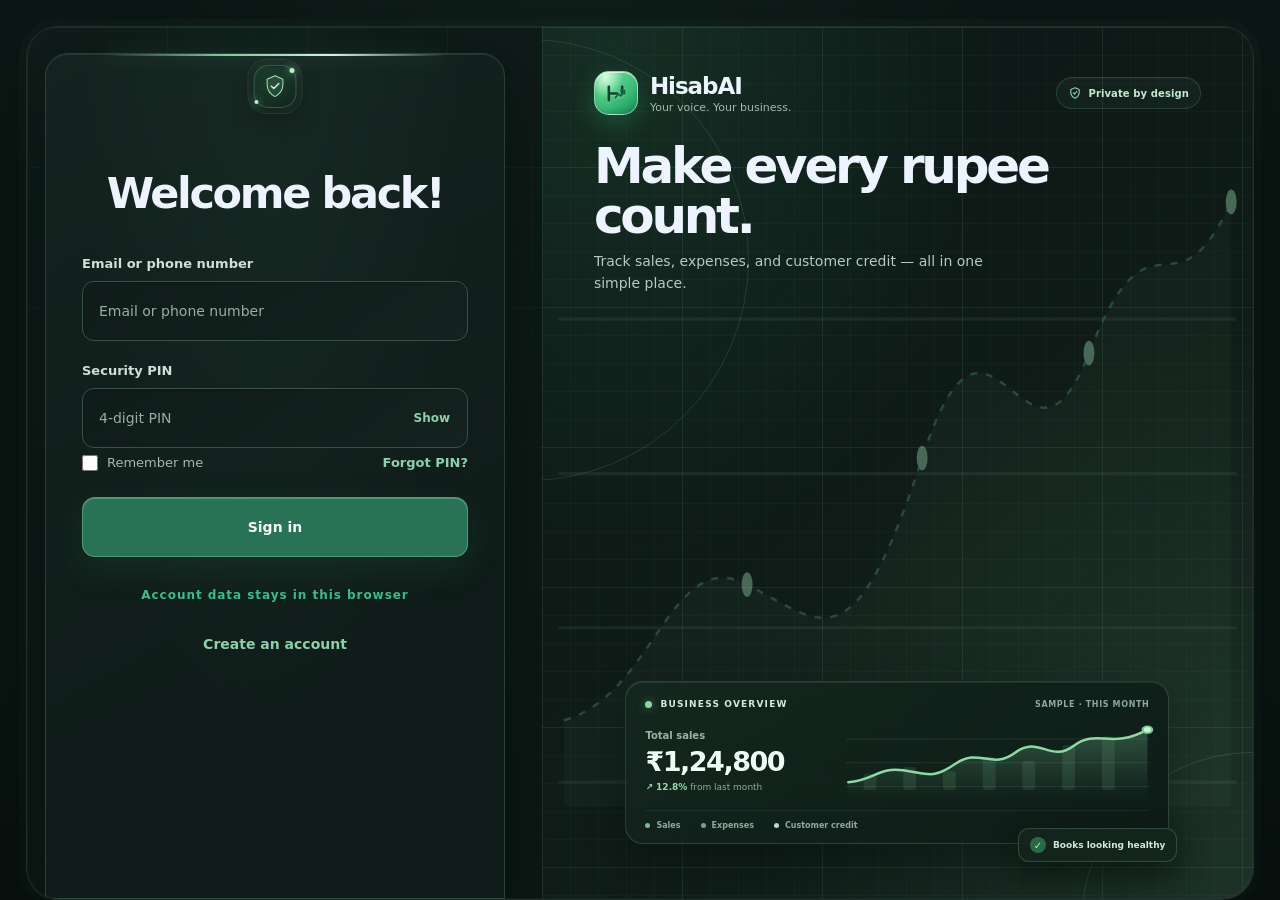
<file: index.html>
<!doctype html>
<html lang="en">
<head>
 <meta charset="utf-8">
 <meta name="viewport" content="width=device-width, initial-scale=1">
 <meta http-equiv="refresh" content="0; url=login.html">
 <meta name="robots" content="noindex">
 <title>HisabAI</title>
</head>
<body>
 <p>Opening HisabAI. If you are not redirected, <a href="login.html">sign in here</a>.</p>
 <script>window.location.replace("login.html");</script>
</body>
</html>
</file>
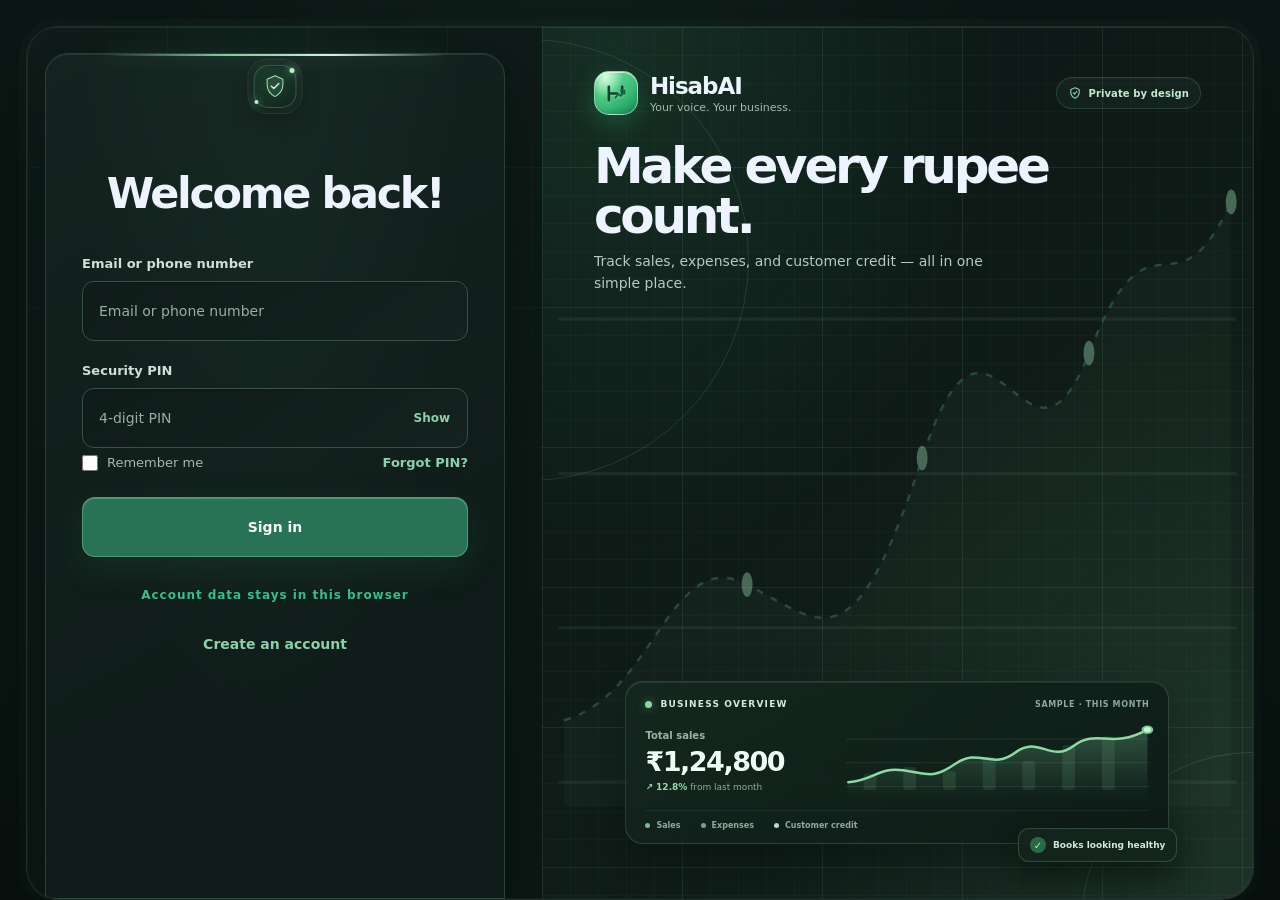
<file: dashboard.html>
<!DOCTYPE html>
<html lang="en">
<head>
<meta charset="UTF-8">
<meta name="viewport" content="width=device-width, initial-scale=1.0">
<title>Dashboard — HisabAI</title>
<link rel="stylesheet" href="hisabai.css">

</head>
<body>
<section class="loginScreen" id="loginScreen" aria-labelledby="loginTitle" hidden>
 <div class="loginShell">
  <div class="loginIntro">
   <div class="loginBackgroundShade" aria-hidden="true"></div>
   <svg class="loginFinanceGraph" viewBox="0 0 520 260" preserveAspectRatio="none" aria-hidden="true">
    <path class="loginGraphBaseline" d="M12 222H508M12 172H508M12 122H508M12 72H508"></path>
    <path class="loginGraphArea" d="M16 202C82 194 94 145 150 158S228 185 278 117 354 135 400 83 461 75 504 34L504 230 16 230Z"></path>
    <path class="loginGraphLine" d="M16 202C82 194 94 145 150 158S228 185 278 117 354 135 400 83 461 75 504 34"></path>
    <circle cx="150" cy="158" r="4"></circle><circle cx="278" cy="117" r="4"></circle><circle cx="400" cy="83" r="4"></circle><circle cx="504" cy="34" r="4"></circle>
   </svg>
   <div class="loginBrand">
    <span class="logoMark" aria-hidden="true"><svg viewBox="0 0 48 48"><path d="M13 13v22M35 13v12M13 24h13" fill="none" stroke="currentColor" stroke-width="4.5" stroke-linecap="round"/><path d="m24 31 5-6 4 3 6-9m-6 0h6v6" fill="none" stroke="#69f0e0" stroke-width="3.2" stroke-linecap="round" stroke-linejoin="round"/></svg></span>
    <span><strong>HisabAI</strong><small>Your voice. Your business.</small></span>
   </div>
   <div class="loginPitch">
    <h1>Make every rupee count.</h1>
    <p>Track sales, expenses, and customer credit — all in one simple place.</p>
   </div>
   <div class="loginIllustration" role="img" aria-label="Animated bookkeeping dashboard with sales summary and recent payment">
    <div class="illustrationGlow"></div>
    <div class="illustrationOrbit illustrationOrbitOuter" aria-hidden="true"></div>
    <div class="illustrationOrbit illustrationOrbitInner" aria-hidden="true"></div>
    <svg viewBox="0 0 560 360" role="presentation" aria-hidden="true">
     <defs>
      <linearGradient id="screenGradient" x1="0" y1="0" x2="1" y2="1"><stop stop-color="#162c49"/><stop offset="1" stop-color="#101a2d"/></linearGradient>
      <linearGradient id="chartGradient" x1="0" y1="1" x2="1" y2="0"><stop stop-color="#5ce6ed"/><stop offset="1" stop-color="#73a8ff"/></linearGradient>
     </defs>
     <circle cx="280" cy="184" r="145" fill="#5b9fff" opacity=".08"/>
     <circle cx="280" cy="184" r="116" fill="#5b9fff" opacity=".07"/>
     <ellipse cx="283" cy="320" rx="206" ry="17" fill="#071322" opacity=".32"/>
     <rect x="105" y="64" width="310" height="219" rx="22" fill="#172945" stroke="#547398" stroke-width="2"/>
     <rect x="119" y="78" width="282" height="187" rx="13" fill="url(#screenGradient)" stroke="#304a6c" stroke-width="2"/>
     <circle cx="136" cy="94" r="3" fill="#68e0e8"/><circle cx="147" cy="94" r="3" fill="#ffd166" opacity=".8"/><circle cx="158" cy="94" r="3" fill="#ff8492" opacity=".8"/>
     <path d="M145 223h229" stroke="#30445e" stroke-width="1"/>
     <rect x="145" y="112" width="70" height="8" rx="4" fill="#a9bad1" opacity=".65"/>
     <rect x="145" y="128" width="43" height="6" rx="3" fill="#788eaa" opacity=".55"/>
     <rect x="331" y="111" width="43" height="22" rx="11" fill="#14382f"/><circle cx="342" cy="122" r="3" fill="#4be0a4"/><path d="m349 124 6-6 5 4 9-9" fill="none" stroke="#4be0a4" stroke-width="2" stroke-linecap="round" stroke-linejoin="round"/>
     <path class="illustrationChartLine" d="M153 203h40v-27h38v12h38v-47h39v22h36v-39h22" fill="none" stroke="url(#chartGradient)" stroke-width="5" stroke-linecap="round" stroke-linejoin="round"/>
     <circle class="chartEndGlow" cx="367" cy="124" r="10" fill="#62e6e8" opacity=".17"/>
     <circle class="chartEndDot" cx="367" cy="124" r="4" fill="#9affed" stroke="#142d47" stroke-width="2"/>
     <path d="m358 124 9 0 0 9" fill="none" stroke="#73a8ff" stroke-width="3" stroke-linecap="round" stroke-linejoin="round"/>
     <path d="m226 283-12 35h105l-12-35" fill="#233d61" stroke="#547398" stroke-width="2" stroke-linejoin="round"/>
     <path d="M192 320h150" stroke="#53769b" stroke-width="8" stroke-linecap="round"/>
     <circle cx="433" cy="82" r="27" fill="#173751" stroke="#53779b" stroke-width="2"/>
     <text x="433" y="91" text-anchor="middle" fill="#69e5ed" font-size="27" font-weight="800">₹</text>
     <path d="M59 266h55" stroke="#375987" stroke-width="6" stroke-linecap="round"/>
     <rect x="67" y="238" width="41" height="28" rx="7" fill="#1e3a66" stroke="#4772a4" stroke-width="2"/>
     <path d="M77 239v-6a11 11 0 0 1 22 0v6" fill="none" stroke="#5b9fff" stroke-width="5" stroke-linecap="round"/>
     <circle cx="88" cy="251" r="3" fill="#5ce6ed"/>
     <path d="m472 157 5 11 11 5-11 5-5 11-5-11-11-5 11-5zM73 107l4 8 8 4-8 4-4 8-4-8-8-4 8-4z" fill="#70e5ed" opacity=".85"/>
    </svg>
    <div class="salesFloatCard" aria-hidden="true">
     <div class="salesFloatTop"><span class="salesFloatIcon">₹</span><span>Today's sales</span><span class="salesFloatTrend">↗ 12.8%</span></div>
     <strong>₹5,240</strong>
     <svg class="salesSparkline" viewBox="0 0 174 30" aria-hidden="true"><defs><linearGradient id="sparkGradient" x1="0" y1="0" x2="1" y2="0"><stop stop-color="#5ce6ed"/><stop offset="1" stop-color="#73a8ff"/></linearGradient><linearGradient id="sparkFill" x1="0" y1="0" x2="0" y2="1"><stop stop-color="#5ce6ed" stop-opacity=".24"/><stop offset="1" stop-color="#5ce6ed" stop-opacity="0"/></linearGradient></defs><path d="M2 26 24 21 45 23 68 12 91 17 114 8 137 13 157 3 172 5v25H2z" fill="url(#sparkFill)"/><path d="m2 26 22-5 21 2 23-11 23 5 23-9 23 5 20-10 15 2" fill="none" stroke="url(#sparkGradient)" stroke-width="2.5" stroke-linecap="round" stroke-linejoin="round"/></svg>
    </div>
    <div class="paymentFloatCard" aria-hidden="true">
     <span class="paymentFloatIcon">↗</span>
     <span><strong>Payment received</strong><small>UPI · Just now</small></span>
     <span class="paymentFloatCheck">✓</span>
    </div>
    <div class="floatingCoin floatingCoinOne" aria-hidden="true">₹</div>
    <div class="floatingCoin floatingCoinTwo" aria-hidden="true">₹</div>
   </div>
  </div>
  <div class="loginPanel">
   <div class="loginCard">
    <div class="loginHeading">
     <h2 id="loginTitle">Welcome back!</h2>
    </div>
    <form class="loginForm" id="loginForm">
     <div class="field">
      <label for="loginEmail">Email or phone number</label>
      <input id="loginEmail" name="email" type="text" autocomplete="username" placeholder="Email or phone number" required>
     </div>
     <div class="field">
      <label for="loginPassword">Security PIN</label>
      <div class="loginPasswordField">
       <input id="loginPassword" name="pin" type="password" inputmode="numeric" autocomplete="off" pattern="[0-9]{4}" minlength="4" maxlength="4" placeholder="4-digit PIN" title="Enter a 4-digit PIN" required>
       <button class="passwordToggle" id="passwordToggle" type="button" aria-label="Show PIN" aria-pressed="false">Show</button>
      </div>
     </div>
     <div class="loginOptions">
      <label class="rememberOption"><input id="rememberLogin" type="checkbox"><span>Remember me</span></label>
      <button class="loginLink" id="forgotPassword" type="button">Forgot PIN?</button>
     </div>
     <p class="loginFeedback" id="loginFeedback" role="status" aria-live="polite"></p>
     <button class="loginSubmit" type="submit">Log in securely</button>
    </form>
    <p class="loginTrust">TEE (Trusted Execution Environment)</p>
    <a class="createAccount" id="createAccount" href="register.html">Create an account</a>
   </div>
  </div>
 </div>
</section>
<div class="app" id="mainApp" hidden>
<aside class="sidebar">
  <div class="logo"><div class="logoMark" aria-hidden="true"><svg viewBox="0 0 48 48"><path d="M13 13v22M35 13v12M13 24h13" fill="none" stroke="currentColor" stroke-width="4.5" stroke-linecap="round"/><path d="m24 31 5-6 4 3 6-9m-6 0h6v6" fill="none" stroke="#69f0e0" stroke-width="3.2" stroke-linecap="round" stroke-linejoin="round"/></svg></div><div><strong>HisabAI</strong><small>Your voice. Your business.</small></div></div>
  <nav class="nav">
    <button class="active" onclick="showPage('dashboard',this)"><svg viewBox="0 0 24 24" aria-hidden="true"><rect x="3.5" y="3.5" width="7" height="7" rx="1.5"/><rect x="13.5" y="3.5" width="7" height="5" rx="1.5"/><rect x="13.5" y="11.5" width="7" height="9" rx="1.5"/><rect x="3.5" y="13.5" width="7" height="7" rx="1.5"/></svg><span>Dashboard</span></button>
    <button onclick="showPage('voice',this)"><svg viewBox="0 0 24 24" aria-hidden="true"><rect x="9" y="3" width="6" height="12" rx="3"/><path d="M5.5 11.5a6.5 6.5 0 0 0 13 0M12 18v3m-4 0h8"/></svg><span>Voice Entry</span></button>
    <button onclick="showPage('transactions',this)"><svg viewBox="0 0 24 24" aria-hidden="true"><path d="M8 4H5a2 2 0 0 0-2 2v13a2 2 0 0 0 2 2h14a2 2 0 0 0 2-2V8l-5-5h-2"/><path d="M14 3v6h6M7 13h10M7 17h10"/><path d="M8 2v6m-3-3h6"/></svg><span>Transactions</span></button>
    <button onclick="showPage('credit',this)"><svg viewBox="0 0 24 24" aria-hidden="true"><rect x="3" y="5" width="18" height="14" rx="2"/><path d="M3 10h18m-14 5h3"/></svg><span>Credit & reminders</span></button>
    <button onclick="showPage('customers',this)"><svg viewBox="0 0 24 24" aria-hidden="true"><circle cx="9" cy="8" r="3.5"/><path d="M3 20a6 6 0 0 1 12 0m2-9a3.5 3.5 0 1 0 0-7m1 10a5 5 0 0 1 3 4.5"/></svg><span>Customers</span></button>
    <button onclick="showPage('inventory',this)"><svg viewBox="0 0 24 24" aria-hidden="true"><path d="m12 3 9 4.5v9L12 21l-9-4.5v-9L12 3Z"/><path d="m3.5 7.5 8.5 4.4 8.5-4.4M12 12v9m-4-16 9 4.5"/></svg><span>Products & stock</span></button>
    <button onclick="showPage('bills',this)"><svg viewBox="0 0 24 24" aria-hidden="true"><path d="M6 3h12v18l-3-2-3 2-3-2-3 2V3Z"/><path d="M9 8h6m-6 4h6m-6 4h3"/></svg><span>Bills</span></button>
    <button onclick="showPage('reports',this)"><svg viewBox="0 0 24 24" aria-hidden="true"><path d="M4 20V10m8 10V4m8 16v-7M2 20h20"/></svg><span>Reports</span></button>
    <button type="button" aria-haspopup="dialog" aria-controls="accountSettingsModal" onclick="openAccountSettingsModal()"><svg viewBox="0 0 24 24" aria-hidden="true"><circle cx="12" cy="8" r="3.5"/><path d="M5 20a7 7 0 0 1 14 0m-1-12h3m-1.5-1.5v3"/></svg><span>Account settings</span></button>
  </nav>
  <div class="sidebarNote"><b>Your business, in one place</b><br><br>Sales, products, and customer records are saved in this browser. Download a backup from Products & stock.</div>
</aside>

<main class="main">
<header class="top">
 <div> <div class="eyebrow">SALES & CUSTOMER MANAGEMENT</div><h1 id="pageTitle">Good evening 👋</h1><div class="subtitle">Run your shop without complicated bookkeeping.</div></div>
 <div class="profile"><div class="avatar">RK</div><span><b>Ravi Kumar</b><br><small>Shree Kirana Store</small></span><button class="logoutButton" type="button" onclick="logOut()">Log out</button></div>
</header>

<section id="dashboard" class="page active">
 <div class="grid">
  <div class="card metric"><div class="label">TODAY'S SALES</div><div class="value" id="salesMetric">₹5,000</div><div class="up">↗ Updated live</div><span class="metricIcon" aria-hidden="true"><svg viewBox="0 0 24 24"><path d="M4 17 9 12l4 3 7-8"/><path d="M14 7h6v6"/></svg></span></div>
  <div class="card metric"><div class="label">EXPENSES</div><div class="value" id="expenseMetric">₹1,250</div><div class="up">● Recorded</div><span class="metricIcon" aria-hidden="true"><svg viewBox="0 0 24 24"><path d="M6 3.5h9l4 4V20H6z"/><path d="M14 3.5V8h5M9 12h7m-7 4h7"/></svg></span></div>
  <div class="card metric"><div class="label">CUSTOMER CREDIT</div><div class="value" id="creditMetric">₹3,200</div><div class="up" id="customerCount">3 customers</div><span class="metricIcon" aria-hidden="true"><svg viewBox="0 0 24 24"><circle cx="9" cy="8" r="3"/><path d="M3.5 19a5.5 5.5 0 0 1 11 0m3-10h4m-2-2v4m-3 6h5"/></svg></span></div>
  <div class="card metric"><div class="label">ENTRIES TODAY</div><div class="value" id="countMetric">2</div><div class="up">✓ Confirmed</div><span class="metricIcon" aria-hidden="true"><svg viewBox="0 0 24 24"><rect x="4" y="4" width="16" height="16" rx="4"/><path d="m8 12 2.5 2.5L16 9"/></svg></span></div>
 </div>
 <div class="hero">
  <div><div class="eyebrow" style="color:#e8b4d1">Business at a glance</div><h2>Keep your business moving with clear, up-to-date records.</h2><p>Keep sales, expenses, customer credit, and inventory organized in one place.</p></div>
  <button class="voiceBtn" onclick="showPage('voice')"><span class="mic">＋</span> Record an Entry</button>
  <div class="heroVisual" aria-hidden="true">
   <div class="heroVisualGlow"></div>
   <div class="heroChartCard">
    <div class="heroChartHead"><span class="heroChartIcon">₹</span><span><b>Sales overview</b><small>Activity at a glance</small></span><span class="heroChartTrend">↗</span></div>
    <svg class="heroChart" viewBox="0 0 250 100" role="presentation">
     <defs><linearGradient id="heroChartFill" x1="0" y1="0" x2="0" y2="1"><stop stop-color="#8bd2aa" stop-opacity=".32"/><stop offset="1" stop-color="#8bd2aa" stop-opacity="0"/></linearGradient><linearGradient id="heroChartStroke" x1="0" y1="0" x2="1" y2="0"><stop stop-color="#8bd2aa"/><stop offset="1" stop-color="#4b9e6c"/></linearGradient></defs>
     <path class="heroChartArea" d="M8 82 42 66 76 72 109 43 142 53 177 24 210 35 242 10v82H8z" fill="url(#heroChartFill)"/>
     <path class="heroChartLine" d="M8 82 42 66 76 72 109 43 142 53 177 24 210 35 242 10" fill="none" stroke="url(#heroChartStroke)" stroke-width="3.5" stroke-linecap="round" stroke-linejoin="round"/>
     <circle class="heroChartDot" cx="242" cy="10" r="5" fill="#c6f4d2"/>
     <path d="M8 92h234M8 61h234M8 30h234" fill="none" stroke="#b9d8ff" stroke-opacity=".12" stroke-dasharray="3 6"/>
    </svg>
    <div class="heroChartFoot"><span>Recent activity</span><span><i></i> Updated today</span></div>
   </div>
   <span class="heroCoin heroCoinOne">₹</span><span class="heroCoin heroCoinTwo">+</span>
   <span class="heroSpark heroSparkOne">✦</span><span class="heroSpark heroSparkTwo">✧</span>
  </div>
 </div>
 <div class="sectionTitle"><h3>Stock running low</h3><button class="link" onclick="showPage('inventory')">Manage inventory →</button></div>
 <div class="card" id="dashboardStock"></div>
 <div class="sectionTitle"><h3>Recent transactions</h3><button class="link" onclick="showPage('transactions')">View all →</button></div>
 <div class="card tableWrap"><table><thead><tr><th>Date</th><th>Description</th><th>Type</th><th>Payment</th><th>Amount</th></tr></thead><tbody id="recentBody"></tbody></table></div>
 <div class="sectionTitle"><h3>Recent bills</h3><button class="link" onclick="showPage('bills')">View all bills →</button></div>
 <div class="card tableWrap"><table><thead><tr><th>Bill</th><th>Date</th><th>Customer</th><th>Total</th><th>Payment</th><th>Action</th></tr></thead><tbody id="dashboardBills"></tbody></table></div>
 <div class="sectionTitle"><h3>Credit due soon</h3><button class="link" onclick="showPage('credit')">View credit →</button></div>
 <div class="card" id="dashboardDue"></div>
</section>

<section id="voice" class="page">
 <div class="voicePage">
  <div class="card micPanel">
   <div class="eyebrow">TRANSACTION ENTRY</div><h2>Record a business transaction</h2>
   <p class="subtitle">Add a sale, expense, or customer credit, then review the details before saving.</p>
   <button id="mic" class="micCircle" type="button" aria-label="Start voice entry">🎙</button>
   <div id="listenText" aria-live="polite"><b>Tap the microphone to speak</b><br><small class="subtitle">Or load an example to try the transaction form</small></div>
   <br><button class="bigAction" onclick="runSampleTransaction()">▶ Try Sample Transaction</button>
   <div class="transcript" id="transcript">Say something like: “I sold 2,000 rupees in cash.”</div>
  </div>
  <div class="card">
   <div class="eyebrow">REVIEW & SAVE</div><h2>Transaction details</h2>
   <div class="reviewBox">
    <span class="aiTag" id="voiceEntryStatus">READY TO REVIEW</span>
    <div class="form" style="margin-top:15px">
      <div class="row"><div class="field"><label>TYPE</label><select id="type" onchange="toggleCreditFields()"><option>Sale</option><option>Expense</option><option>Credit</option></select></div><div class="field"><label>AMOUNT</label><input id="amount" type="number" min="0.01" step="0.01" value="5000"></div></div>
      <div class="row"><div class="field"><label>PAYMENT</label><select id="payment"><option>Cash</option><option>UPI</option><option>Bank</option><option>Credit</option></select></div><div class="field"><label>NOTE / DICTATION</label><textarea id="note" rows="2">Daily sales</textarea></div></div>
      <div class="row creditFields" id="voiceCreditFields" hidden><div class="field"><label>CUSTOMER</label><select id="voiceCustomer"></select></div><div class="field"><label>PAY BY</label><input id="voiceDueDate" type="date"></div></div>
      <button class="bigAction" onclick="saveEntry()">✓ Confirm & Save</button>
    </div>
   </div>
   <p class="subtitle" style="margin-top:18px">Review the interpreted details before saving to keep every entry accurate.</p>
  </div>
 </div>
</section>

<section id="transactions" class="page">
 <div class="sectionTitle"><div><h2>Transaction history</h2><div class="subtitle">Every confirmed entry in one place.</div></div><div class="toolbarActions"><button class="smallAction" onclick="openSaleModal()">+ New sale</button><button class="bigAction" onclick="showPage('voice')">+ Voice entry</button></div></div>
 <div class="card">
  <div class="toolbar"><input id="txSearch" type="search" placeholder="Search transactions or customers"><select id="txType"><option value="">All types</option><option>Sale</option><option>Expense</option><option>Credit</option><option>Payment</option></select><input id="txFrom" type="date" aria-label="From date"><input id="txTo" type="date" aria-label="To date"><button class="smallAction" onclick="clearFilters()">Clear filters</button><button class="smallAction" onclick="exportCsv()">Export CSV</button></div>
  <div class="tableWrap"><table><thead><tr><th>Date</th><th>Description</th><th>Type</th><th>Customer</th><th>Payment</th><th>Amount</th><th>Actions</th></tr></thead><tbody id="allBody"></tbody></table></div>
 </div>
</section>

<section id="bills" class="page">
 <div class="sectionTitle"><div><h2>Digital bills</h2><div class="subtitle">View, print, download, or share a customer-ready bill for any sale.</div></div><button class="bigAction" onclick="openSaleModal()">+ New sale</button></div>
 <div class="grid billMetrics">
  <div class="card metric"><div class="label">BILLS ISSUED</div><div class="value" id="billCount">0</div><div class="up">Recorded sales</div><span class="metricIcon" aria-hidden="true"><svg viewBox="0 0 24 24"><path d="M6 3h12v18l-3-2-3 2-3-2-3 2z"/><path d="M9 8h6m-6 4h6m-6 4h3"/></svg></span></div>
  <div class="card metric"><div class="label">TOTAL SALES</div><div class="value" id="billSalesTotal">₹0</div><div class="up">Across all bills</div><span class="metricIcon" aria-hidden="true"><svg viewBox="0 0 24 24"><path d="M4 19V5m0 14h16"/><path d="m7 15 4-4 3 2 6-7"/><path d="M16 6h4v4"/></svg></span></div>
  <div class="card metric"><div class="label">BALANCE DUE</div><div class="value" id="billBalanceTotal">₹0</div><div class="up">Outstanding on sales</div><span class="metricIcon" aria-hidden="true"><svg viewBox="0 0 24 24"><circle cx="12" cy="12" r="8.5"/><path d="M12 7v5l3 2"/></svg></span></div>
 </div>
 <div class="card billSettings">
  <h3>Business details on bills</h3>
  <p class="subtitle">These details appear on new previews and downloaded bills.</p>
  <form id="billProfileForm" class="toolbar billProfileForm">
   <label class="field" for="billBusinessName">BUSINESS NAME<input id="billBusinessName" maxlength="100" required></label>
   <label class="field" for="billBusinessPhone">BUSINESS PHONE (OPTIONAL)<input id="billBusinessPhone" type="tel" maxlength="32" placeholder="Phone number"></label>
   <button class="smallAction" type="submit">Save business details</button>
   <span id="billProfileFeedback" class="subtitle" role="status" aria-live="polite"></span>
  </form>
 </div>
 <div class="card">
  <div class="toolbar billFilters">
   <input id="billSearch" type="search" placeholder="Search bill, customer, or amount" aria-label="Search bills">
   <input id="billFrom" type="date" aria-label="Bills from date">
   <input id="billTo" type="date" aria-label="Bills to date">
   <select id="billPaymentFilter" aria-label="Filter bills by payment"><option value="">All payment methods</option><option>Cash</option><option>UPI</option><option>Bank</option><option>Credit</option><option value="Partial">Partial payment</option></select>
   <button class="smallAction" type="button" onclick="clearBillFilters()">Clear filters</button>
   <button class="smallAction" type="button" onclick="exportBillsCsv()">Export matching CSV</button>
  </div>
  <div class="tableWrap"><table><thead><tr><th>Bill number</th><th>Date</th><th>Customer</th><th>Total</th><th>Payment</th><th>Balance due</th><th>Actions</th></tr></thead><tbody id="billBody"></tbody></table></div>
 </div>
</section>

<section id="inventory" class="page">
 <div class="sectionTitle"><div><h2>Products & inventory</h2><div class="subtitle">Manage your catalog, prices, and stock levels.</div></div><div class="toolbarActions"><button class="smallAction" onclick="exportBackup()">Download backup</button><button class="smallAction" onclick="document.getElementById('backupFile').click()">Restore backup</button><input id="backupFile" type="file" accept="application/json,.json" hidden></div></div>
 <div class="grid inventoryMetrics">
  <div class="card metric"><div class="label">PRODUCTS</div><div class="value" id="productCount">0</div><div class="up">In your catalog</div><span class="metricIcon" aria-hidden="true"><svg viewBox="0 0 24 24"><path d="m12 3 8 4.5v9L12 21l-8-4.5v-9z"/><path d="m4.5 7.8 7.5 4.3 7.5-4.3M12 12v9"/></svg></span></div>
  <div class="card metric"><div class="label">STOCK VALUE</div><div class="value" id="stockValue">₹0</div><div class="up">At cost price</div><span class="metricIcon" aria-hidden="true"><svg viewBox="0 0 24 24"><ellipse cx="12" cy="6" rx="7.5" ry="3"/><path d="M4.5 6v5c0 1.7 3.4 3 7.5 3m7.5-8v5c0 1.2-1.7 2.2-4.2 2.7M4.5 11v5c0 1.7 3.4 3 7.5 3 1.4 0 2.7-.2 3.8-.5"/><path d="M19.5 14v5m-2.5-2.5h5"/></svg></span></div>
  <div class="card metric"><div class="label">LOW STOCK</div><div class="value" id="lowStockCount">0</div><div class="up">At or below reorder level</div><span class="metricIcon" aria-hidden="true"><svg viewBox="0 0 24 24"><path d="m12 3 9 17H3z"/><path d="M12 9v5m0 3h.01"/></svg></span></div>
  <div class="card metric"><div class="label">OUT OF STOCK</div><div class="value" id="outOfStockCount">0</div><div class="up">Needs replenishment</div><span class="metricIcon" aria-hidden="true"><svg viewBox="0 0 24 24"><path d="m12 3 8 4.5v9L12 21l-8-4.5v-9z"/><path d="m4.5 7.8 7.5 4.3 7.5-4.3M12 12v9m-3-5 6-6m0 6-6-6"/></svg></span></div>
 </div>
 <div class="card inventoryEditor">
  <h3 id="productFormTitle">Add a product</h3>
  <form id="productForm" class="form">
   <div class="row"><div class="field"><label for="productName">PRODUCT NAME</label><input id="productName" maxlength="100" required placeholder="e.g. Basmati rice"></div><div class="field"><label for="productSku">SKU / BARCODE (OPTIONAL)</label><input id="productSku" maxlength="48" placeholder="e.g. RICE-001"></div></div>
   <div class="row"><div class="field"><label for="productCategory">CATEGORY</label><input id="productCategory" maxlength="60" placeholder="e.g. Grocery"></div><div class="field"><label for="productPrice">SELLING PRICE (₹)</label><input id="productPrice" type="number" min="0.01" step="0.01" required placeholder="0.00"></div></div>
   <div class="row"><div class="field"><label for="productCost">COST PRICE (₹)</label><input id="productCost" type="number" min="0" step="0.01" value="0" required></div><div class="field"><label for="productStock">STOCK ON HAND</label><input id="productStock" type="number" min="0" step="0.01" value="0" required></div><div class="field"><label for="productLowStock">LOW-STOCK ALERT AT</label><input id="productLowStock" type="number" min="0" step="0.01" value="5" required></div></div>
   <div class="formActions"><button class="smallAction" id="cancelProductEdit" type="button" onclick="resetProductForm()" hidden>Cancel edit</button><button class="bigAction" id="productSubmit" type="submit">Add product</button></div>
  </form>
 </div>
 <div class="sectionTitle"><h3>Product catalog</h3><input id="productSearch" class="inlineSearch" type="search" placeholder="Search products, SKU, category" aria-label="Search products"></div>
 <div class="card tableWrap"><table><thead><tr><th>Product</th><th>SKU</th><th>Category</th><th>Price</th><th>Cost</th><th>In stock</th><th>Stock status</th><th>Actions</th></tr></thead><tbody id="productBody"></tbody></table></div>
</section>

<section id="credit" class="page">
 <div class="sectionTitle"><div><h2>Credit & reminders</h2><div class="subtitle">Track outstanding balances and follow up on due dates.</div></div><button class="bigAction" onclick="showPage('voice')">+ Add credit</button></div>
 <div class="grid">
  <div class="card metric"><div class="label">TOTAL OUTSTANDING</div><div class="value" id="creditTotal">₹0</div><div class="up">Across all customers</div><span class="metricIcon" aria-hidden="true"><svg viewBox="0 0 24 24"><path d="M3 7.5h18v12H3z"/><path d="M3 8l9 6 9-6M7 4h10"/></svg></span></div>
  <div class="card metric"><div class="label">OVERDUE</div><div class="value" id="overdueTotal">₹0</div><div class="up">Needs follow-up</div><span class="metricIcon" aria-hidden="true"><svg viewBox="0 0 24 24"><circle cx="12" cy="12" r="8.5"/><path d="M12 7v5l3 2m-9-9 2 2"/></svg></span></div>
  <div class="card metric"><div class="label">CUSTOMERS WITH BALANCE</div><div class="value" id="owingCount">0</div><div class="up">Open accounts</div><span class="metricIcon" aria-hidden="true"><svg viewBox="0 0 24 24"><circle cx="9" cy="8" r="3"/><path d="M3.5 19a5.5 5.5 0 0 1 11 0m3-10h4m-2-2v4m-3 6h5"/></svg></span></div>
  <div class="card metric"><div class="label">DUE IN 7 DAYS</div><div class="value" id="dueSoonTotal">₹0</div><div class="up">Upcoming payments</div><span class="metricIcon" aria-hidden="true"><svg viewBox="0 0 24 24"><rect x="4" y="5" width="16" height="15" rx="2"/><path d="M8 3v4m8-4v4M4 10h16m-11 4h2m3 0h2"/></svg></span></div>
 </div>
 <div class="sectionTitle"><h3>Due dates & reminders</h3><button class="link" onclick="showPage('customers')">Manage customers →</button></div>
 <div class="card" id="dueList"></div>
</section>

<section id="customers" class="page">
 <div class="sectionTitle"><div><h2>Customers</h2><div class="subtitle">Manage customer details, balances, and payment follow-ups.</div></div></div>
 <div class="card" style="margin-bottom:16px">
  <h3 id="customerFormTitle">Add a customer</h3>
  <form id="customerForm" class="form">
   <div class="row"><div class="field"><label for="customerName">NAME</label><input id="customerName" maxlength="80" required placeholder="Customer name"></div><div class="field"><label for="customerPhone">PHONE (OPTIONAL)</label><input id="customerPhone" type="tel" maxlength="24" placeholder="e.g. +91 98765 43210"></div></div>
   <div class="formActions"><button class="smallAction" id="cancelCustomerEdit" type="button" onclick="resetCustomerForm()" hidden>Cancel edit</button><button class="bigAction" id="customerSubmit" type="submit">Add customer</button></div>
  </form>
 </div>
 <div class="card tableWrap"><table><thead><tr><th>Customer</th><th>Phone</th><th>Outstanding</th><th>Next due</th><th>Actions</th></tr></thead><tbody id="customerBody"></tbody></table></div>
</section>

<section id="reports" class="page">
 <div class="sectionTitle"><div><h2>Business reports</h2><div class="subtitle">Simple figures for everyday decisions.</div></div></div>
 <div class="reportGrid">
  <div class="card"><h3>Sales vs expenses</h3><div style="margin-top:22px"><small>Sales · <span id="reportSales">₹0</span></small><div class="bar"><i id="salesBar" style="width:0%"></i></div><small>Expenses · <span id="reportExpenses">₹0</span></small><div class="bar"><i id="expenseBar" style="width:0%"></i></div><h2 id="netReport">₹0 <small class="subtitle">net movement</small></h2></div></div>
  <div class="card"><h3>Payment mix</h3><p>Cash <b id="cashPercent" style="float:right">0%</b></p><div class="bar"><i id="cashBar" style="width:0%"></i></div><p>UPI <b id="upiPercent" style="float:right">0%</b></p><div class="bar"><i id="upiBar" style="width:0%"></i></div><p>Other <b id="otherPercent" style="float:right">0%</b></p><div class="bar"><i id="otherBar" style="width:0%"></i></div><p class="subtitle">Based on recorded sales.</p></div>
 </div>
 <div class="card" style="margin-top:16px"><h3>What HisabAI helps answer</h3><div class="grid" style="margin-top:12px"><div><b>How much did I sell?</b><br><span class="subtitle">Daily & weekly sales</span></div><div><b>Where did money go?</b><br><span class="subtitle">Expense categories</span></div><div><b>Who owes me?</b><br><span class="subtitle">Credit tracking</span></div><div><b>How was I paid?</b><br><span class="subtitle">Cash / UPI / bank</span></div></div></div>
</section>
</main>
</div>
<div class="mobileNav" hidden>
 <button class="active" onclick="showPage('dashboard',this)"><svg viewBox="0 0 24 24" aria-hidden="true"><rect x="3.5" y="3.5" width="7" height="7" rx="1.5"/><rect x="13.5" y="3.5" width="7" height="5" rx="1.5"/><rect x="13.5" y="11.5" width="7" height="9" rx="1.5"/><rect x="3.5" y="13.5" width="7" height="7" rx="1.5"/></svg>Home</button><button onclick="showPage('voice',this)"><svg viewBox="0 0 24 24" aria-hidden="true"><rect x="9" y="3" width="6" height="12" rx="3"/><path d="M5.5 11.5a6.5 6.5 0 0 0 13 0M12 18v3m-4 0h8"/></svg>Voice</button><button onclick="showPage('transactions',this)"><svg viewBox="0 0 24 24" aria-hidden="true"><path d="M8 4H5a2 2 0 0 0-2 2v13a2 2 0 0 0 2 2h14a2 2 0 0 0 2-2V8l-5-5h-2"/><path d="M14 3v6h6M7 13h10M7 17h10"/></svg>History</button><button onclick="showPage('credit',this)"><svg viewBox="0 0 24 24" aria-hidden="true"><rect x="3" y="5" width="18" height="14" rx="2"/><path d="M3 10h18m-14 5h3"/></svg>Credit</button><button onclick="showPage('customers',this)"><svg viewBox="0 0 24 24" aria-hidden="true"><circle cx="9" cy="8" r="3.5"/><path d="M3 20a6 6 0 0 1 12 0m2-9a3.5 3.5 0 1 0 0-7m1 10a5 5 0 0 1 3 4.5"/></svg>People</button><button onclick="showPage('inventory',this)"><svg viewBox="0 0 24 24" aria-hidden="true"><path d="m12 3 9 4.5v9L12 21l-9-4.5v-9L12 3Z"/><path d="m3.5 7.5 8.5 4.4 8.5-4.4M12 12v9"/></svg>Stock</button><button onclick="showPage('bills',this)"><svg viewBox="0 0 24 24" aria-hidden="true"><path d="M6 3h12v18l-3-2-3 2-3-2-3 2V3Z"/><path d="M9 8h6m-6 4h6m-6 4h3"/></svg>Bills</button><button onclick="showPage('reports',this)"><svg viewBox="0 0 24 24" aria-hidden="true"><path d="M4 20V10m8 10V4m8 16v-7M2 20h20"/></svg>Reports</button>
 <button class="active" onclick="showPage('dashboard',this)"><svg viewBox="0 0 24 24" aria-hidden="true"><rect x="3.5" y="3.5" width="7" height="7" rx="1.5"/><rect x="13.5" y="3.5" width="7" height="5" rx="1.5"/><rect x="13.5" y="11.5" width="7" height="9" rx="1.5"/><rect x="3.5" y="13.5" width="7" height="7" rx="1.5"/></svg>Home</button><button onclick="showPage('voice',this)"><svg viewBox="0 0 24 24" aria-hidden="true"><rect x="9" y="3" width="6" height="12" rx="3"/><path d="M5.5 11.5a6.5 6.5 0 0 0 13 0M12 18v3m-4 0h8"/></svg>Voice</button><button onclick="showPage('transactions',this)"><svg viewBox="0 0 24 24" aria-hidden="true"><path d="M8 4H5a2 2 0 0 0-2 2v13a2 2 0 0 0 2 2h14a2 2 0 0 0 2-2V8l-5-5h-2"/><path d="M14 3v6h6M7 13h10M7 17h10"/></svg>History</button><button onclick="showPage('credit',this)"><svg viewBox="0 0 24 24" aria-hidden="true"><rect x="3" y="5" width="18" height="14" rx="2"/><path d="M3 10h18m-14 5h3"/></svg>Credit</button><button onclick="showPage('customers',this)"><svg viewBox="0 0 24 24" aria-hidden="true"><circle cx="9" cy="8" r="3.5"/><path d="M3 20a6 6 0 0 1 12 0m2-9a3.5 3.5 0 1 0 0-7m1 10a5 5 0 0 1 3 4.5"/></svg>People</button><button onclick="showPage('inventory',this)"><svg viewBox="0 0 24 24" aria-hidden="true"><path d="m12 3 9 4.5v9L12 21l-9-4.5v-9L12 3Z"/><path d="m3.5 7.5 8.5 4.4 8.5-4.4M12 12v9"/></svg>Stock</button><button onclick="showPage('bills',this)"><svg viewBox="0 0 24 24" aria-hidden="true"><path d="M6 3h12v18l-3-2-3 2-3-2-3 2V3Z"/><path d="M9 8h6m-6 4h6m-6 4h3"/></svg>Bills</button><button onclick="showPage('reports',this)"><svg viewBox="0 0 24 24" aria-hidden="true"><path d="M4 20V10m8 10V4m8 16v-7M2 20h20"/></svg>Reports</button>
</div>
<div class="modalBackdrop" id="accountSettingsModal" hidden>
 <section class="modal accountSettingsModal" role="dialog" aria-modal="true" aria-labelledby="accountSettingsTitle">
  <div class="modalHead"><div><div class="eyebrow">YOUR ACCOUNT</div><h2 id="accountSettingsTitle">Account settings</h2></div><button class="modalClose" id="closeAccountSettings" type="button" aria-label="Close account settings">&times;</button></div>
  <div class="accountSettingsContent">
   <div>
    <div class="sectionTitle"><div><h3>Security</h3></div></div>
    <div class="card securitySetting">
     <div><h3>Two-step verification</h3><p class="subtitle">Ask for your account password after the PIN when signing in on this browser.</p><small id="twoStepStatus" class="securityStatus">Disabled</small></div>
     <label class="securityToggle"><input id="twoStepEnabled" type="checkbox"><span>Enable</span></label>
     <p class="securityDisclaimer">Your sign-in details are saved in this browser. Keep your password private and download regular backups of your business records.</p>
    </div>
   </div>
   <div>
    <div class="sectionTitle"><div><h3>Update account details</h3><div class="subtitle">Change the name, PIN, or password you use for this account.</div></div></div>
    <div class="reportGrid">
     <div class="card">
      <h3>Change name</h3>
      <form id="accountNameForm" class="form">
       <div class="field"><label for="accountName">ACCOUNT NAME</label><input id="accountName" maxlength="80" autocomplete="name" required></div>
       <div class="field"><label for="nameCurrentPin">CURRENT PIN</label><input id="nameCurrentPin" type="password" inputmode="numeric" pattern="[0-9]{4}" minlength="4" maxlength="4" autocomplete="current-password" required></div>
       <p id="nameFeedback" role="status" aria-live="polite"></p>
       <button class="bigAction" type="submit">Save name</button>
      </form>
     </div>
     <div class="card">
      <h3>Change PIN</h3>
      <form id="accountPinForm" class="form">
       <div class="field"><label for="pinCurrentPin">CURRENT PIN</label><input id="pinCurrentPin" type="password" inputmode="numeric" pattern="[0-9]{4}" minlength="4" maxlength="4" autocomplete="current-password" required></div>
       <div class="field"><label for="newAccountPin">NEW 4-DIGIT PIN</label><input id="newAccountPin" type="password" inputmode="numeric" pattern="[0-9]{4}" minlength="4" maxlength="4" autocomplete="new-password" required></div>
       <div class="field"><label for="confirmAccountPin">CONFIRM NEW PIN</label><input id="confirmAccountPin" type="password" inputmode="numeric" pattern="[0-9]{4}" minlength="4" maxlength="4" autocomplete="new-password" required></div>
       <p id="pinFeedback" role="status" aria-live="polite"></p>
       <button class="bigAction" type="submit">Save PIN</button>
      </form>
     </div>
     <div class="card">
      <h3>Change password</h3>
      <form id="accountPasswordForm" class="form">
       <div class="field"><label for="passwordCurrentPin">CURRENT PIN</label><input id="passwordCurrentPin" type="password" inputmode="numeric" pattern="[0-9]{4}" minlength="4" maxlength="4" autocomplete="current-password" required></div>
       <div class="field"><label for="currentAccountPassword">CURRENT PASSWORD</label><input id="currentAccountPassword" type="password" autocomplete="current-password" required></div>
       <div class="field"><label for="newAccountPassword">NEW PASSWORD</label><input id="newAccountPassword" type="password" minlength="8" maxlength="128" autocomplete="new-password" required></div>
       <div class="field"><label for="confirmAccountPassword">CONFIRM NEW PASSWORD</label><input id="confirmAccountPassword" type="password" minlength="8" maxlength="128" autocomplete="new-password" required></div>
       <p id="passwordFeedback" role="status" aria-live="polite"></p>
       <button class="bigAction" type="submit">Save password</button>
      </form>
     </div>
    </div>
   </div>
  </div>
 </section>
</div>
<div class="toast" id="toast"></div>
<div class="modalBackdrop" id="secondStepModal" hidden>
 <section class="modal secondStepModal" role="dialog" aria-modal="true" aria-labelledby="secondStepTitle">
  <div class="modalHead"><div><div class="eyebrow">SECOND STEP</div><h2 id="secondStepTitle">Verify your password</h2></div><button class="modalClose" id="cancelSecondStep" type="button" aria-label="Cancel">&times;</button></div>
  <p class="subtitle">Your PIN was accepted. Enter your account password to continue.</p>
  <form id="secondStepForm" class="form">
   <div class="field"><label for="secondStepPassword">ACCOUNT PASSWORD</label><input id="secondStepPassword" type="password" autocomplete="current-password" required></div>
   <p class="secondStepFeedback" id="secondStepFeedback" role="status" aria-live="polite"></p>
   <div class="formActions"><button class="smallAction" id="cancelSecondStepButton" type="button">Cancel</button><button class="bigAction" id="verifySecondStep" type="submit">Verify &amp; continue</button></div>
  </form>
 </section>
</div>
<div class="modalBackdrop" id="transactionModal" hidden>
 <section class="modal" role="dialog" aria-modal="true" aria-labelledby="transactionModalTitle">
  <div class="modalHead"><h2 id="transactionModalTitle">Edit transaction</h2><button class="modalClose" type="button" onclick="closeTransactionModal()" aria-label="Close">&times;</button></div>
  <form id="transactionForm" class="form">
   <div class="row"><div class="field"><label for="modalType">TYPE</label><select id="modalType"><option>Sale</option><option>Expense</option><option>Credit</option><option>Payment</option></select></div><div class="field"><label for="modalAmount">AMOUNT</label><input id="modalAmount" type="number" min="0.01" step="0.01" required></div></div>
   <div class="row"><div class="field"><label for="modalDate">DATE</label><input id="modalDate" type="date" required></div><div class="field"><label for="modalPayment">PAYMENT METHOD</label><select id="modalPayment"><option>Cash</option><option>UPI</option><option>Bank</option><option>Credit</option></select></div></div>
   <div class="field"><label for="modalDesc">DESCRIPTION</label><input id="modalDesc" maxlength="120" required></div>
   <div class="row" id="modalCustomerFields"><div class="field"><label for="modalCustomer">CUSTOMER</label><select id="modalCustomer"></select></div><div class="field" id="modalDueField"><label for="modalDueDate">PAY BY</label><input id="modalDueDate" type="date"></div></div>
   <div class="formActions"><button class="smallAction" type="button" onclick="closeTransactionModal()">Cancel</button><button class="bigAction" type="submit">Save transaction</button></div>
  </form>
 </section>
</div>
<div class="modalBackdrop" id="saleModal" hidden>
 <section class="modal saleModal" role="dialog" aria-modal="true" aria-labelledby="saleModalTitle">
  <div class="modalHead"><div><div class="eyebrow">CHECKOUT</div><h2 id="saleModalTitle">Create a sale</h2></div><button class="modalClose" type="button" onclick="closeSaleModal()" aria-label="Close">&times;</button></div>
  <form id="saleForm" class="form">
   <div class="row"><div class="field"><label for="saleCustomer">CUSTOMER (OPTIONAL FOR PAID SALES)</label><select id="saleCustomer"></select></div><div class="field"><label for="saleDate">SALE DATE</label><input id="saleDate" type="date" required></div></div>
   <div class="field"><label>ITEMS</label><div id="saleItems" class="saleItems"></div><button class="smallAction" id="addSaleItem" type="button">+ Add item</button></div>
   <div class="row"><div class="field"><label for="salePayment">PAYMENT METHOD</label><select id="salePayment"><option>Cash</option><option>UPI</option><option>Bank</option><option>Credit</option></select></div><div class="field"><label for="salePaid">PAID NOW (₹)</label><input id="salePaid" type="number" min="0" step="0.01" value="0" required></div></div>
   <div class="row"><div class="field"><label for="saleDueDate">PAYMENT DUE DATE (IF BALANCE IS DUE)</label><input id="saleDueDate" type="date"></div><div class="field"><label for="saleNote">NOTE (OPTIONAL)</label><input id="saleNote" maxlength="120" placeholder="Sale description"></div></div>
   <div class="saleTotals"><span>Subtotal <b id="saleSubtotal">₹0</b></span><span>Balance due <b id="saleBalance">₹0</b></span></div>
   <p id="saleFeedback" class="saleFeedback" role="status" aria-live="polite"></p>
   <div class="formActions"><button class="smallAction" type="button" onclick="closeSaleModal()">Cancel</button><button class="bigAction" type="submit">Save sale</button></div>
  </form>
 </section>
</div>
<div class="modalBackdrop" id="billModal" hidden>
 <section class="modal billModal" role="dialog" aria-modal="true" aria-labelledby="billModalTitle">
  <div class="modalHead billToolbar"><div><div class="eyebrow">CUSTOMER COPY</div><h2 id="billModalTitle">Digital bill</h2></div><button class="modalClose" type="button" onclick="closeBill()" aria-label="Close">&times;</button></div>
  <div id="billPreview" class="billPreview"></div>
  <div class="billActions"><button class="smallAction" type="button" onclick="downloadBill()">Download digital bill</button><button class="smallAction" type="button" onclick="shareBill()">Share bill</button><button class="bigAction" type="button" onclick="printBill()">Print / Save PDF</button></div>
  <p class="billHelp">Download the bill, share it from a supported device, or print it / save it as a PDF.</p>
 </section>
</div>
<script src="auth.js"></script>
<script>
const LEGACY_STATE_KEY="hisabai-prototype-v1";
const DASHBOARD_PAGE=location.pathname.endsWith("/dashboard.html");
const todayISO=()=>{const d=new Date();d.setMinutes(d.getMinutes()-d.getTimezoneOffset());return d.toISOString().slice(0,10)};
const shiftDate=(days)=>{const d=new Date(`${todayISO()}T12:00:00`);d.setDate(d.getDate()+days);return `${d.getFullYear()}-${String(d.getMonth()+1).padStart(2,"0")}-${String(d.getDate()).padStart(2,"0")}`};
const uid=()=>`${Date.now().toString(36)}-${Math.random().toString(36).slice(2,8)}`;
let tx=[],customers=[],products=[],stateRevision=0,isDemoData=false,lastKnownState={tx:[],customers:[],products:[],demoData:false};
let editingCustomerId="",editingTransactionId="",editingProductId="";
let persistQueue=Promise.resolve();
let voiceRecognition=null;
const pageTitles={dashboard:"Good evening 👋",voice:"Voice entry",transactions:"Transactions",credit:"Credit & reminders",customers:"Customers",inventory:"Products & stock",bills:"Digital bills",reports:"Reports"};
function escapeHtml(value){return String(value??"").replace(/[&<>"']/g,char=>({"&":"&amp;","<":"&lt;",">":"&gt;",'"':"&quot;","'":"&#39;"}[char]))}
function money(n){return "₹"+Number(n||0).toLocaleString("en-IN",{maximumFractionDigits:2})}
function displayDate(value){if(!value)return "—";const d=new Date(`${value}T12:00:00`);return Number.isNaN(d.getTime())?escapeHtml(value):d.toLocaleDateString("en-IN",{day:"numeric",month:"short",year:"numeric"})}
function setLocalState(state){
 tx=state.tx;customers=state.customers;products=state.products;stateRevision=state.revision;isDemoData=state.demoData===true;
 lastKnownState={tx:structuredClone(tx),customers:structuredClone(customers),products:structuredClone(products),demoData:isDemoData};
}
async function localRequest(operation,{body}={}){
 const payload=body?JSON.parse(body):{};
 switch(operation){
  case "load-state":return HisabAIAuth.loadState();
  case "save-state":
   if(!validBackup({app:"HisabAI",schemaVersion:1,transactions:payload.tx,customers:payload.customers,products:payload.products})){
    throw new Error("Business records have an invalid format and were not saved.");
   }
   return HisabAIAuth.saveState(payload);
  case "login":return HisabAIAuth.login(payload.identifier,payload.pin);
  case "login-password":return HisabAIAuth.loginPassword(payload.identifier,payload.password);
  case "session":return HisabAIAuth.getSession();
  case "account-security":return HisabAIAuth.setTwoStep(payload.two_step_enabled);
  case "logout":return HisabAIAuth.logout();
  default:throw new Error(`Unknown local operation: ${operation}`);
 }
}
async function loadLocalState(){
 setLocalState(await localRequest("load-state"));
 render();
}
function persist(){
 const snapshot={tx:structuredClone(tx),customers:structuredClone(customers),products:structuredClone(products),demoData:isDemoData};
 const operation=persistQueue.then(async()=>{
  try{
   const state=await localRequest("save-state",{body:JSON.stringify({...snapshot,revision:stateRevision})});
   stateRevision=state.revision;
   lastKnownState=snapshot;
   return true;
  }catch(error){
   console.error("Unable to save HisabAI data in this browser:",error);
   try{await loadLocalState()}catch(refreshError){
    console.error("Unable to refresh HisabAI data after a save failure:",refreshError);
    ({tx,customers,products,demoData:isDemoData}=lastKnownState);
   }
   toast(`Could not save your changes: ${error.message}`);
   return false;
  }
 });
 persistQueue=operation.then(()=>undefined,()=>undefined);
 return operation;
}
function customerName(id){return customers.find(c=>c.id===id)?.name||""}
function unpaidAmount(transaction){
 if(transaction.type==="Credit")return Number(transaction.amount);
 if(transaction.type!=="Sale")return 0;
 const paid=transaction.paidAmount??(transaction.payment==="Credit"?0:Number(transaction.amount));
 return Math.max(0,Number(transaction.amount)-Number(paid));
}
function customerBalance(id){return tx.reduce((balance,t)=>t.customerId===id?balance+unpaidAmount(t)-(t.type==="Payment"?Number(t.amount):0):balance,0)}
function ledgerIsValid(records){
 const balances=new Map(customers.map(customer=>[customer.id,0]));
 records.forEach(t=>{if(balances.has(t.customerId))balances.set(t.customerId,balances.get(t.customerId)+unpaidAmount(t)-(t.type==="Payment"?Number(t.amount):0))});
 return[...balances.values()].every(balance=>balance>=-0.009);
}
function balanceDueDate(id){
 return tx.filter(t=>t.customerId===id&&unpaidAmount(t)>0&&["Credit","Sale"].includes(t.type)&&t.dueDate).sort((a,b)=>a.dueDate.localeCompare(b.dueDate))[0]?.dueDate||"";
}
function statusForDue(date){
 if(!date)return{label:"No due date",className:""};
 if(date<todayISO())return{label:`Overdue · ${displayDate(date)}`,className:"overdue"};
 if(date===todayISO())return{label:"Due today",className:"overdue"};
 return{label:`Due · ${displayDate(date)}`,className:"dueSoon"};
}
function creditCustomers(){return customers.map(c=>({customer:c,balance:customerBalance(c.id),dueDate:balanceDueDate(c.id)})).filter(item=>item.balance>0.009)}
function fillCustomerSelect(selectId,includeBlank=true){
 const select=document.getElementById(selectId),previous=select.value;
 select.innerHTML=(includeBlank?'<option value="">Select customer</option>':"")+customers.map(c=>`<option value="${escapeHtml(c.id)}">${escapeHtml(c.name)}</option>`).join("");
 if(customers.some(c=>c.id===previous))select.value=previous;
}
function toast(msg){
 const t=document.getElementById("toast");t.textContent=msg;t.classList.add("show");
 clearTimeout(toast.timer);toast.timer=setTimeout(()=>t.classList.remove("show"),2600);
}
function filteredTransactions(){
 const query=document.getElementById("txSearch").value.trim().toLowerCase();
 const type=document.getElementById("txType").value,from=document.getElementById("txFrom").value,to=document.getElementById("txTo").value;
 return tx.filter(t=>{
  const items=(t.lineItems||[]).map(item=>item.name).join(" ");
  const haystack=`${t.desc} ${items} ${t.type} ${t.payment} ${t.paymentMethod||""} ${customerName(t.customerId)}`.toLowerCase();
  return(!query||haystack.includes(query))&&(!type||t.type===type)&&(!from||t.date>=from)&&(!to||t.date<=to);
 }).sort((a,b)=>b.date.localeCompare(a.date));
}
function transactionRow(t,includeActions=true){
 const typeClass=t.type==="Sale"?"sale":t.type==="Expense"?"expense":"credit";
 const customer=customerName(t.customerId);
 const paymentLabel=t.paymentMethod||t.payment||"—",balance=unpaidAmount(t);
 const paymentStatus=t.type==="Sale"?`<small class="paymentStatus ${balance>0?"dueSoon":"paidStatus"}">${balance>0?`${money(balance)} due`:"Paid"}</small>`:"";
 const itemSummary=t.lineItems?.length?`<small class="transactionItems">${t.lineItems.map(item=>`${Number(item.quantity).toLocaleString("en-IN")} × ${escapeHtml(item.name)}`).join(", ")}</small>`:"";
 const actions=includeActions?`<td><div class="actions">${t.type==="Sale"?`<button class="smallAction" data-action="view-bill" data-id="${escapeHtml(t.id)}">Bill</button>`:""}${t.lineItems?'<span class="subtitle">Sale</span>':`<button class="smallAction" data-action="edit-tx" data-id="${escapeHtml(t.id)}">Edit</button>`}<button class="dangerAction" data-action="delete-tx" data-id="${escapeHtml(t.id)}">Delete</button></div></td>`:"";
 return`<tr><td>${displayDate(t.date)}</td><td><b>${escapeHtml(t.desc)}</b>${itemSummary}</td><td><span class="pill ${typeClass}">${escapeHtml(t.type)}</span></td><td>${escapeHtml(customer||"—")}</td><td>${escapeHtml(paymentLabel)}${paymentStatus}</td><td><b>${money(t.amount)}</b></td>${actions}</tr>`;
}
function billNumber(transaction){
 return`HA-${String(transaction.date||todayISO()).replaceAll("-","")}-${transaction.id.slice(-6).toUpperCase()}`;
}
function billItems(transaction){
 if(transaction.lineItems?.length)return transaction.lineItems.map(item=>({
  name:String(item.name||"Item"),
  quantity:Number(item.quantity)||0,
  unitPrice:Number(item.unitPrice)||0,
  total:Number(item.lineTotal??Number(item.quantity)*Number(item.unitPrice))||0
 }));
 return[{name:transaction.desc||"Sale",quantity:null,unitPrice:Number(transaction.amount),total:Number(transaction.amount)}];
}
const BILL_PROFILE_KEY="hisabai-bill-profile-v1";
let billProfile={name:"Shree Kirana Store",phone:""};
function loadBillProfile(){
 try{
  const raw=localStorage.getItem(BILL_PROFILE_KEY);
  if(raw){
   const saved=JSON.parse(raw);
   if(!saved||typeof saved.name!=="string"||typeof saved.phone!=="string")throw new Error("Saved business details have an invalid format.");
   billProfile={name:saved.name,phone:saved.phone};
  }
  document.getElementById("billBusinessName").value=billProfile.name;
  document.getElementById("billBusinessPhone").value=billProfile.phone;
 }catch(error){
  console.error("Unable to load the business details for bills:",error);
  document.getElementById("billProfileFeedback").textContent="Could not load saved business details. You can enter and save them again.";
 }
}
document.getElementById("billProfileForm").addEventListener("submit",event=>{
 event.preventDefault();
 const name=document.getElementById("billBusinessName").value.trim(),phone=document.getElementById("billBusinessPhone").value.trim();
 if(!name){document.getElementById("billProfileFeedback").textContent="Enter a business name.";return}
 try{
  const profile={name,phone};
  localStorage.setItem(BILL_PROFILE_KEY,JSON.stringify(profile));
  billProfile=profile;
  document.getElementById("billProfileFeedback").textContent="Business details saved.";
  renderBills();
  if(currentBillId)openBill(currentBillId);
 }catch(error){
  console.error("Unable to save the business details for bills:",error);
  document.getElementById("billProfileFeedback").textContent="Could not save these details. Check browser storage and try again.";
 }
});
function billMarkup(transaction){
 const customer=customers.find(item=>item.id===transaction.customerId),items=billItems(transaction);
 const paid=Number(transaction.paidAmount??(transaction.payment==="Credit"?0:transaction.amount));
 const balance=Math.max(0,Number(transaction.amount)-paid);
 const paymentMethod=transaction.paymentMethod||transaction.payment||"—";
 return`<article class="billSheet"><header class="billBrand"><div><span class="billBrandMark">H</span><span><strong>HisabAI</strong><small>${escapeHtml(billProfile.name)}</small>${billProfile.phone?`<small>${escapeHtml(billProfile.phone)}</small>`:""}</span></div><span class="billCopyLabel">CUSTOMER COPY</span></header><div class="billTitleRow"><div><p>SALES RECEIPT</p><h2>Thank you for your purchase</h2></div><div class="billNumber"><small>BILL NUMBER</small><strong>${escapeHtml(billNumber(transaction))}</strong></div></div><div class="billMeta"><div><small>BILLED TO</small><strong>${escapeHtml(customer?.name||"Walk-in customer")}</strong>${customer?.phone?`<span>${escapeHtml(customer.phone)}</span>`:""}</div><div><small>DATE</small><strong>${escapeHtml(displayDate(transaction.date))}</strong></div><div><small>PAYMENT</small><strong>${escapeHtml(paymentMethod)}</strong></div></div><table class="billTable"><thead><tr><th>Item</th><th>Qty</th><th>Price</th><th>Total</th></tr></thead><tbody>${items.map(item=>`<tr><td>${escapeHtml(item.name)}</td><td>${item.quantity===null?"—":escapeHtml(Number(item.quantity).toLocaleString("en-IN"))}</td><td>${money(item.unitPrice)}</td><td>${money(item.total)}</td></tr>`).join("")}</tbody></table><div class="billTotals"><div><span>Subtotal</span><strong>${money(transaction.amount)}</strong></div><div><span>Total</span><strong>${money(transaction.amount)}</strong></div><div><span>Paid</span><strong>${money(paid)}</strong></div><div class="${balance>0?"billBalanceDue":""}"><span>Balance due${balance>0&&transaction.dueDate?` · ${escapeHtml(displayDate(transaction.dueDate))}`:""}</span><strong>${money(balance)}</strong></div></div><footer class="billThanks">Thank you for shopping with us.</footer></article>`;
}
function renderBills(){
 const allSales=tx.filter(transaction=>transaction.type==="Sale").sort((a,b)=>b.date.localeCompare(a.date)||b.id.localeCompare(a.id));
 const query=document.getElementById("billSearch").value.trim().toLowerCase();
 const from=document.getElementById("billFrom").value,to=document.getElementById("billTo").value,payment=document.getElementById("billPaymentFilter").value;
 const sales=allSales.filter(transaction=>{
  const customer=customerName(transaction.customerId),method=transaction.paymentMethod||transaction.payment||"—";
  const searchable=`${billNumber(transaction)} ${customer} ${transaction.desc||""} ${transaction.amount} ${method}`.toLowerCase();
  const paid=Number(transaction.paidAmount??(transaction.payment==="Credit"?0:transaction.amount));
  const paymentMatches=!payment||(payment==="Partial"?unpaidAmount(transaction)>0&&paid>0:method===payment);
  return(!query||searchable.includes(query))&&(!from||transaction.date>=from)&&(!to||transaction.date<=to)&&paymentMatches;
 });
 const rowMarkup=transaction=>`<tr><td><b>${escapeHtml(billNumber(transaction))}</b></td><td>${displayDate(transaction.date)}</td><td>${escapeHtml(customerName(transaction.customerId)||"Walk-in customer")}</td><td><b>${money(transaction.amount)}</b></td><td>${escapeHtml(transaction.paymentMethod||transaction.payment||"—")}</td><td>${money(unpaidAmount(transaction))}</td><td><div class="actions"><button class="smallAction" data-action="view-bill" data-id="${escapeHtml(transaction.id)}">View</button><button class="smallAction" data-action="download-bill" data-id="${escapeHtml(transaction.id)}">Download</button><button class="smallAction" data-action="share-bill" data-id="${escapeHtml(transaction.id)}">Share</button><button class="smallAction" data-action="print-bill" data-id="${escapeHtml(transaction.id)}">Print</button></div></td></tr>`;
 document.getElementById("billCount").textContent=allSales.length.toLocaleString("en-IN");
 document.getElementById("billSalesTotal").textContent=money(allSales.reduce((sum,transaction)=>sum+Number(transaction.amount),0));
 document.getElementById("billBalanceTotal").textContent=money(allSales.reduce((sum,transaction)=>sum+unpaidAmount(transaction),0));
 document.getElementById("billBody").innerHTML=sales.length?sales.map(rowMarkup).join(""):allSales.length?'<tr><td class="empty" colspan="7">No bills match these filters. Change or clear the filters.</td></tr>':'<tr><td class="empty" colspan="7">No sales yet. Record a sale to create your first digital bill.</td></tr>';
 document.getElementById("dashboardBills").innerHTML=allSales.length?allSales.slice(0,3).map(transaction=>`<tr><td><b>${escapeHtml(billNumber(transaction))}</b></td><td>${displayDate(transaction.date)}</td><td>${escapeHtml(customerName(transaction.customerId)||"Walk-in customer")}</td><td><b>${money(transaction.amount)}</b></td><td>${escapeHtml(transaction.paymentMethod||transaction.payment||"—")}</td><td><button class="smallAction" data-action="view-bill" data-id="${escapeHtml(transaction.id)}">View bill</button></td></tr>`).join(""):'<tr><td class="empty" colspan="6">Your completed sales will appear here as customer-ready bills.</td></tr>';
}
let currentBillId="";
function openBill(id){
 const transaction=tx.find(item=>item.id===id&&item.type==="Sale");
 if(!transaction){currentBillId="";toast("This sale could not be found.");return}
 currentBillId=id;document.getElementById("billModalTitle").textContent=`Bill ${billNumber(transaction)}`;
 document.getElementById("billPreview").innerHTML=billMarkup(transaction);
 document.getElementById("billModal").hidden=false;
}
function closeBill(){document.getElementById("billModal").hidden=true;currentBillId=""}
function currentBill(){
 const transaction=tx.find(item=>item.id===currentBillId&&item.type==="Sale");
 if(!transaction)throw new Error("The selected sale is no longer available.");
 return transaction;
}
function invoiceDocument(transaction){
 const styles=`*{box-sizing:border-box}body{margin:0;padding:32px;background:#f3f6fa;color:#172033;font:14px Arial,sans-serif}.billSheet{max-width:760px;margin:0 auto;padding:42px;background:#fff;border:1px solid #dce3ed;border-radius:14px}.billBrand,.billBrand>div,.billTitleRow,.billMeta,.billTotals>div{display:flex;justify-content:space-between;align-items:center;gap:16px}.billBrand>div{justify-content:flex-start}.billBrandMark{display:grid;width:44px;height:44px;place-items:center;border-radius:14px;background:#e1f8fb;color:#157c97;font-size:23px;font-weight:900}.billBrand strong,.billBrand small,.billMeta small,.billMeta strong,.billMeta span,.billNumber small,.billNumber strong{display:block}.billBrand strong{font-size:18px}.billBrand small{margin-top:4px;color:#64748b}.billCopyLabel,.billTitleRow p,.billMeta small,.billNumber small{color:#64748b;font-size:10px;font-weight:800;letter-spacing:.1em}.billTitleRow{margin:34px 0 24px;align-items:flex-end}.billTitleRow p{margin:0 0 7px;color:#16819a}.billTitleRow h2{margin:0;font-size:25px;letter-spacing:-.04em}.billNumber{text-align:right}.billNumber strong{margin-top:7px;color:#16819a}.billMeta{align-items:flex-start;padding:17px 0;border-top:1px solid #e2e8f0;border-bottom:1px solid #e2e8f0}.billMeta small{margin-bottom:7px}.billMeta strong{font-size:12px}.billMeta span{margin-top:4px;color:#64748b}.billTable{width:100%;margin-top:24px;border-collapse:collapse}.billTable th,.billTable td{padding:12px 8px;border-bottom:1px solid #e2e8f0;text-align:left}.billTable th{color:#64748b;font-size:10px;letter-spacing:.07em;text-transform:uppercase}.billTable th:nth-child(n+2),.billTable td:nth-child(n+2){text-align:right}.billTotals{width:min(330px,100%);margin:18px 0 0 auto}.billTotals>div{padding:8px 0}.billTotals>div:nth-child(2){border-top:1px solid #d9e1ec;font-size:16px}.billBalanceDue{color:#aa5c00}.billThanks{margin-top:32px;padding-top:16px;border-top:1px solid #e2e8f0;color:#64748b;text-align:center;font-size:12px}@media print{body{padding:0;background:#fff}.billSheet{max-width:none;border:0;border-radius:0;padding:14mm}}`;
 return`<!doctype html><html lang="en"><head><meta charset="utf-8"><meta name="viewport" content="width=device-width,initial-scale=1"><title>Bill ${escapeHtml(billNumber(transaction))} · ${escapeHtml(billProfile.name)}</title><style>${styles}</style></head><body>${billMarkup(transaction)}</body></html>`;
}
function downloadBill(){
 try{
  const transaction=currentBill(),blob=new Blob([invoiceDocument(transaction)],{type:"text/html;charset=utf-8"});
  const url=URL.createObjectURL(blob),link=document.createElement("a");link.href=url;link.download=`${billNumber(transaction)}.html`;
  document.body.appendChild(link);link.click();link.remove();setTimeout(()=>URL.revokeObjectURL(url),1000);
  toast("Digital bill downloaded. Open it in a browser or share the file with your customer.");
 }catch(error){console.error("Unable to download the HisabAI bill:",error);toast("Could not download this bill. Try printing it instead.")}
}
function printBill(){
 try{currentBill();window.print()}
 catch(error){console.error("Unable to print the HisabAI bill:",error);toast("Could not prepare this bill for printing.")}
}
async function shareBill(){
 try{
  const transaction=currentBill(),customer=customers.find(item=>item.id===transaction.customerId);
  const file=new File([invoiceDocument(transaction)],`${billNumber(transaction)}.html`,{type:"text/html"});
  if(navigator.share&&navigator.canShare?.({files:[file]})){
   await navigator.share({title:`Bill ${billNumber(transaction)}`,text:`Sales receipt from ${billProfile.name} for ${customer?.name||"your purchase"}.`,files:[file]});
   return;
  }
  const items=billItems(transaction).map(item=>`${item.name}${item.quantity===null?"":` × ${item.quantity}`}: ${money(item.total)}`).join("\n");
  const paid=Number(transaction.paidAmount??(transaction.payment==="Credit"?0:transaction.amount)),balance=unpaidAmount(transaction);
  const message=`Hello${customer?.name?` ${customer.name}`:""}, here is your sales bill from ${billProfile.name}.${billProfile.phone?`\nBusiness phone: ${billProfile.phone}`:""}\nBill: ${billNumber(transaction)}\nDate: ${displayDate(transaction.date)}\n${items}\nTotal: ${money(transaction.amount)}\nPaid: ${money(paid)}\nBalance due: ${money(balance)}`;
  if(navigator.share){
   await navigator.share({title:`Bill ${billNumber(transaction)}`,text:message});
   return;
  }
  const phone=customer?.phone?.replace(/\D/g,"")||"";
  const link=document.createElement("a");link.href=`https://wa.me/${phone}?text=${encodeURIComponent(message)}`;link.target="_blank";link.rel="noopener noreferrer";link.click();
  if(phone)toast("WhatsApp opened with the bill summary. Download the bill file to attach the full customer copy.");
  else toast("WhatsApp opened with the bill summary. Choose a recipient; download the file to send the full customer copy.");
 }catch(error){
  if(error?.name==="AbortError")return;
  console.error("Unable to share the HisabAI bill:",error);toast("Could not share this bill. Download it and send the file to your customer.");
 }
}
function billAction(action,id){
 if(action==="view-bill"){openBill(id);return}
 if(!tx.some(transaction=>transaction.id===id&&transaction.type==="Sale")){toast("This sale could not be found.");return}
 if(action==="print-bill"){
  openBill(id);
  if(currentBillId)printBill();
  return;
 }
 currentBillId=id;
 if(action==="download-bill")downloadBill();
 if(action==="share-bill")shareBill();
}
function clearBillFilters(){
 ["billSearch","billFrom","billTo","billPaymentFilter"].forEach(id=>document.getElementById(id).value="");
 renderBills();
}
function exportBillsCsv(){
 const query=document.getElementById("billSearch").value.trim().toLowerCase();
 const from=document.getElementById("billFrom").value,to=document.getElementById("billTo").value,payment=document.getElementById("billPaymentFilter").value;
 const sales=tx.filter(transaction=>transaction.type==="Sale").filter(transaction=>{
  const method=transaction.paymentMethod||transaction.payment||"—";
  const searchable=`${billNumber(transaction)} ${customerName(transaction.customerId)} ${transaction.desc||""} ${transaction.amount} ${method}`.toLowerCase();
  const paid=Number(transaction.paidAmount??(transaction.payment==="Credit"?0:transaction.amount));
  const paymentMatches=!payment||(payment==="Partial"?unpaidAmount(transaction)>0&&paid>0:method===payment);
  return(!query||searchable.includes(query))&&(!from||transaction.date>=from)&&(!to||transaction.date<=to)&&paymentMatches;
 });
 if(!sales.length){toast("There are no bills matching the current filters to export.");return}
 const safeCell=value=>{let text=String(value??"");if(/^[=+\-@]/.test(text))text="'"+text;return`"${text.replace(/"/g,'""')}"`};
 const records=[["Bill number","Date","Customer","Items","Payment","Total","Paid","Balance due"],...sales.map(transaction=>[
  billNumber(transaction),transaction.date,customerName(transaction.customerId)||"Walk-in customer",
  billItems(transaction).map(item=>`${item.name}${item.quantity===null?"":` x ${item.quantity}`}`).join("; "),
  transaction.paymentMethod||transaction.payment||"—",transaction.amount,
  transaction.paidAmount??(transaction.payment==="Credit"?0:transaction.amount),unpaidAmount(transaction)
 ])];
 const blob=new Blob(["\uFEFF"+records.map(row=>row.map(safeCell).join(",")).join("\r\n")],{type:"text/csv;charset=utf-8"});
 const url=URL.createObjectURL(blob),link=document.createElement("a");link.href=url;link.download=`hisabai-bills-${todayISO()}.csv`;
 document.body.appendChild(link);link.click();link.remove();setTimeout(()=>URL.revokeObjectURL(url),1000);
 toast(`Exported ${sales.length} bill${sales.length===1?"":"s"}.`);
}
function reminderLink(customer,balance,dueDate){
 if(!customer.phone||!customer.phone.replace(/\D/g,""))return"";
 const text=`Hi ${customer.name}, a friendly reminder that your outstanding balance at ${billProfile.name} is ${money(balance)}${dueDate?` and was due on ${displayDate(dueDate)}`:""}. Thank you!`;
 const phone=customer.phone.replace(/\D/g,"");
 return`<a class="smallAction" href="https://wa.me/${encodeURIComponent(phone)}?text=${encodeURIComponent(text)}" target="_blank" rel="noopener noreferrer">WhatsApp reminder</a>`;
}
function renderTransactions(){
 const rows=filteredTransactions();
 document.getElementById("allBody").innerHTML=rows.length?rows.map(t=>transactionRow(t)).join(""):'<tr><td class="empty" colspan="7">No transactions match these filters.</td></tr>';
}
function renderCustomers(){
 const rows=[...customers].sort((a,b)=>a.name.localeCompare(b.name));
 document.getElementById("customerBody").innerHTML=rows.length?rows.map(c=>{
  const balance=customerBalance(c.id),dueDate=balanceDueDate(c.id);
  return`<tr><td><b>${escapeHtml(c.name)}</b></td><td>${escapeHtml(c.phone||"—")}</td><td>${money(balance)}</td><td>${balance>0?displayDate(dueDate):"—"}</td><td><div class="actions">${balance>0?`<button class="smallAction" data-action="record-payment" data-id="${escapeHtml(c.id)}">Record payment</button>${reminderLink(c,balance,dueDate)}`:""}<button class="smallAction" data-action="edit-customer" data-id="${escapeHtml(c.id)}">Edit</button><button class="dangerAction" data-action="delete-customer" data-id="${escapeHtml(c.id)}">Delete</button></div></td></tr>`;
 }).join(""):'<tr><td class="empty" colspan="5">Add your first customer using the form above.</td></tr>';
 fillCustomerSelect("voiceCustomer");fillCustomerSelect("modalCustomer");fillCustomerSelect("saleCustomer");
}
function productStatus(product){
 if(Number(product.stock)<=0)return{label:"Out of stock",className:"stockOut"};
 if(Number(product.stock)<=Number(product.lowStock))return{label:"Low stock",className:"stockLow"};
 return{label:"In stock",className:"stockReady"};
}
function renderProducts(){
 const query=document.getElementById("productSearch").value.trim().toLowerCase();
 const rows=[...products].filter(product=>`${product.name} ${product.sku||""} ${product.category||""}`.toLowerCase().includes(query)).sort((a,b)=>a.name.localeCompare(b.name));
 document.getElementById("productBody").innerHTML=rows.length?rows.map(product=>{
  const status=productStatus(product);
  return`<tr><td><b>${escapeHtml(product.name)}</b></td><td>${escapeHtml(product.sku||"—")}</td><td>${escapeHtml(product.category||"—")}</td><td>${money(product.price)}</td><td>${money(product.cost)}</td><td>${Number(product.stock).toLocaleString("en-IN")}</td><td><span class="stockBadge ${status.className}">${status.label}</span></td><td><div class="actions"><button class="smallAction" data-action="edit-product" data-id="${escapeHtml(product.id)}">Edit</button><button class="dangerAction" data-action="delete-product" data-id="${escapeHtml(product.id)}">Delete</button></div></td></tr>`;
 }).join(""):'<tr><td class="empty" colspan="8">No products found. Add products above to start recording itemized sales.</td></tr>';
 const low=products.filter(product=>Number(product.stock)<=Number(product.lowStock));
 document.getElementById("productCount").textContent=products.length;
 document.getElementById("stockValue").textContent=money(products.reduce((sum,product)=>sum+Number(product.cost)*Number(product.stock),0));
 document.getElementById("lowStockCount").textContent=low.length;
 document.getElementById("outOfStockCount").textContent=products.filter(product=>Number(product.stock)<=0).length;
 const inventory=document.getElementById("dashboardStock");
 inventory.innerHTML=low.length?low.slice(0,5).map(product=>`<div class="stockAlertRow"><span><b>${escapeHtml(product.name)}</b><small>${escapeHtml(product.sku||product.category||"")}</small></span><span class="stockBadge ${Number(product.stock)<=0?"stockOut":"stockLow"}">${Number(product.stock)<=0?"Out of stock":`${Number(product.stock).toLocaleString("en-IN")} left`}</span></div>`).join(""):'<div class="empty">All products are above their low-stock levels.</div>';
}
function renderDueItems(containerId,limit=Infinity){
 const due=creditCustomers().sort((a,b)=>(a.dueDate||"9999").localeCompare(b.dueDate||"9999")).slice(0,limit);
 const container=document.getElementById(containerId);
 container.innerHTML=due.length?due.map(({customer,balance,dueDate})=>{
  const status=statusForDue(dueDate);
  return`<div class="dueRow"><div><b>${escapeHtml(customer.name)}</b><div class="subtitle ${status.className}">${status.label}</div></div><strong>${money(balance)}</strong><div class="actions"><button class="smallAction" data-action="record-payment" data-id="${escapeHtml(customer.id)}">Record payment</button>${reminderLink(customer,balance,dueDate)}</div></div>`;
 }).join(""):'<div class="empty">No customer balances are due. You are all caught up!</div>';
}
function renderCredit(){
 const balances=creditCustomers(),total=balances.reduce((sum,item)=>sum+item.balance,0);
 const overdue=balances.filter(item=>item.dueDate&&item.dueDate<todayISO()).reduce((sum,item)=>sum+item.balance,0);
 const soon=balances.filter(item=>item.dueDate&&item.dueDate>=todayISO()&&item.dueDate<=shiftDate(7)).reduce((sum,item)=>sum+item.balance,0);
 document.getElementById("creditTotal").textContent=money(total);document.getElementById("overdueTotal").textContent=money(overdue);
 document.getElementById("owingCount").textContent=balances.length;document.getElementById("dueSoonTotal").textContent=money(soon);
 renderDueItems("dueList");
}
function render(){
 renderCustomers();renderCredit();renderTransactions();renderProducts();renderBills();renderDueItems("dashboardDue",4);
 const recent=[...tx].sort((a,b)=>b.date.localeCompare(a.date)).slice(0,5);
 document.getElementById("recentBody").innerHTML=recent.length?recent.map(t=>`<tr><td>${displayDate(t.date)}</td><td><b>${escapeHtml(t.desc)}</b></td><td><span class="pill ${t.type==="Sale"?"sale":t.type==="Expense"?"expense":"credit"}">${escapeHtml(t.type)}</span></td><td>${escapeHtml(t.payment||"—")}</td><td><b>${money(t.amount)}</b></td></tr>`).join(""):'<tr><td class="empty" colspan="5">No transactions yet.</td></tr>';
 const sales=tx.filter(t=>t.type==="Sale").reduce((sum,t)=>sum+Number(t.amount),0);
 const expenses=tx.filter(t=>t.type==="Expense").reduce((sum,t)=>sum+Number(t.amount),0);
 const credit=creditCustomers().reduce((sum,item)=>sum+item.balance,0);
 const todaySales=tx.filter(t=>t.type==="Sale"&&t.date===todayISO()).reduce((sum,t)=>sum+Number(t.amount),0);
 const todayEntries=tx.filter(t=>t.date===todayISO()).length;
 document.getElementById("salesMetric").textContent=money(todaySales);document.getElementById("expenseMetric").textContent=money(expenses);
 document.getElementById("creditMetric").textContent=money(credit);document.getElementById("customerCount").textContent=`${customers.length} customers`;
 document.getElementById("countMetric").textContent=todayEntries;
 document.getElementById("reportSales").textContent=money(sales);document.getElementById("reportExpenses").textContent=money(expenses);
 document.getElementById("netReport").innerHTML=`${money(sales-expenses)} <small class="subtitle">net movement</small>`;
 const max=Math.max(sales,expenses,1);document.getElementById("salesBar").style.width=`${Math.round(sales/max*100)}%`;document.getElementById("expenseBar").style.width=`${Math.round(expenses/max*100)}%`;
 const paymentSales=tx.filter(t=>t.type==="Sale"),paymentTotal=paymentSales.reduce((sum,t)=>sum+Number(t.paidAmount??(t.payment==="Credit"?0:t.amount)),0);
 const paymentGroups=[paymentSales.filter(t=>(t.paymentMethod||t.payment)==="Cash").reduce((sum,t)=>sum+Number(t.paidAmount??(t.payment==="Credit"?0:t.amount)),0),paymentSales.filter(t=>(t.paymentMethod||t.payment)==="UPI").reduce((sum,t)=>sum+Number(t.paidAmount??(t.payment==="Credit"?0:t.amount)),0),paymentSales.filter(t=>!["Cash","UPI","Credit"].includes(t.paymentMethod||t.payment)).reduce((sum,t)=>sum+Number(t.paidAmount??(t.payment==="Credit"?0:t.amount)),0)];
 [["cashPercent","cashBar"],["upiPercent","upiBar"],["otherPercent","otherBar"]].forEach(([labelId,barId],index)=>{
  const percent=paymentTotal?Math.round(paymentGroups[index]/paymentTotal*100):0;
  document.getElementById(labelId).textContent=`${percent}%`;document.getElementById(barId).style.width=`${percent}%`;
 });
}
function showPage(id,btn){
 document.querySelectorAll(".page").forEach(page=>page.classList.remove("active"));
 document.getElementById(id).classList.add("active");
 document.querySelectorAll(".nav button,.mobileNav button").forEach(button=>button.classList.remove("active"));
 if(btn)btn.classList.add("active");
 document.querySelectorAll(".nav button,.mobileNav button").forEach(button=>{if(button.getAttribute("onclick")?.includes(`'${id}'`))button.classList.add("active")});
 document.getElementById("pageTitle").textContent=pageTitles[id];
 window.scrollTo({top:0,behavior:"smooth"});
}
let accountSettingsReturnFocus=null;
function openAccountSettingsModal(){
 const modal=document.getElementById("accountSettingsModal");
 accountSettingsReturnFocus=document.activeElement;
 modal.hidden=false;
 document.getElementById("accountName").focus();
}
function closeAccountSettingsModal(){
 document.getElementById("accountSettingsModal").hidden=true;
 if(accountSettingsReturnFocus instanceof HTMLElement)accountSettingsReturnFocus.focus();
 accountSettingsReturnFocus=null;
}
function toggleCreditFields(){
 const isCredit=document.getElementById("type").value==="Credit";
 document.getElementById("voiceCreditFields").hidden=!isCredit;
 if(isCredit){document.getElementById("payment").value="Credit";if(!document.getElementById("voiceDueDate").value)document.getElementById("voiceDueDate").value=shiftDate(7)}
}
function parseVoiceEntry(transcript){
 const amountMatch=transcript.match(/(?:₹|rs\.?\s*)?(\d[\d,]*(?:\.\d{1,2})?)/i);
 if(!amountMatch)return false;
 const amount=Number(amountMatch[1].replaceAll(",",""));
 if(!Number.isFinite(amount)||amount<=0)return false;
 const lower=transcript.toLowerCase();
 const type=/\b(udhaar|credit|on account|owe(?:s|d)?)\b/.test(lower)?"Credit":/\b(spent|expense|bought|purchase)\b/.test(lower)?"Expense":"Sale";
 const payment=type==="Credit"?"Credit":/\bupi\b/.test(lower)?"UPI":/\bbank\b/.test(lower)?"Bank":"Cash";
 document.getElementById("type").value=type;
 document.getElementById("amount").value=amount;
 document.getElementById("payment").value=payment;
 document.getElementById("note").value=transcript.trim();
 if(type==="Credit"){
  const customer=customers.find(item=>lower.includes(item.name.toLowerCase()));
  document.getElementById("voiceCustomer").value=customer?.id||"";
 }
 toggleCreditFields();
 document.getElementById("voiceEntryStatus").textContent="REVIEW BEFORE SAVING";
 return true;
}
function applyVoiceTranscript(transcript){
 const clean=transcript.trim();
 document.getElementById("transcript").textContent=`“${clean}”`;
 if(parseVoiceEntry(clean)){
  document.getElementById("listenText").innerHTML="<b>Entry ready ✓</b><br><small class='subtitle'>Check the amount and details, then confirm</small>";
  toast("Voice entry filled in. Review it before saving.");
 }else{
  document.getElementById("amount").value="";
  document.getElementById("note").value=clean;
  document.getElementById("voiceEntryStatus").textContent="TRANSCRIPT READY";
  document.getElementById("listenText").innerHTML="<b>Transcript ready ✓</b><br><small class='subtitle'>Your words are in the note. Add an amount to save this transaction.</small>";
  toast("Transcript added. Enter the transaction amount before saving.");
 }
}
function startVoiceEntry(){
 if(voiceRecognition){
  voiceRecognition.stop();
  return;
 }
 const SpeechRecognition=window.SpeechRecognition||window.webkitSpeechRecognition;
 if(!SpeechRecognition){
  toast("Voice typing isn't supported in this browser. Try Chrome or Edge, or use the sample button.");
  return;
 }
 if(!window.isSecureContext){
  toast("Microphone access needs a secure page (HTTPS or localhost).");
  return;
 }
 const mic=document.getElementById("mic"),text=document.getElementById("listenText");
 const recognition=new SpeechRecognition();
 voiceRecognition=recognition;
 let latestTranscript="";
 recognition.lang="en-IN";
 recognition.continuous=true;
 recognition.interimResults=true;
 recognition.maxAlternatives=1;
 mic.classList.add("listening");
 mic.textContent="■";
 mic.setAttribute("aria-label","Stop voice typing");
 text.innerHTML="<b>Listening to your default microphone…</b><br><small class='subtitle'>Speak naturally. Tap the microphone again to stop.</small>";
 document.getElementById("transcript").textContent="Listening…";
 document.getElementById("note").value="";
 recognition.onresult=event=>{
  const parts=[];
  for(let index=0;index<event.results.length;index++){
   parts.push(event.results[index][0].transcript.trim());
  }
  const liveTranscript=parts.join(" ").replace(/\s+([,.!?])/g,"$1");
  latestTranscript=liveTranscript;
  document.getElementById("transcript").textContent=liveTranscript||"Listening…";
  document.getElementById("note").value=liveTranscript;
  document.getElementById("voiceEntryStatus").textContent="DICTATING";
 };
 recognition.onerror=event=>{
  const message=event.error==="not-allowed"?"Microphone access was blocked. Allow microphone access in your browser settings and try again.":event.error==="no-speech"?"I didn't hear anything. Tap the microphone and speak again.":`Voice typing failed (${event.error}). Check your microphone and try again.`;
  text.innerHTML="<b>Voice typing stopped</b><br><small class='subtitle'>Check the transcript or try again</small>";
  if(event.error!=="no-speech")toast(message);
 };
 recognition.onend=()=>{
  if(voiceRecognition!==recognition)return;
  voiceRecognition=null;
  mic.classList.remove("listening");
  mic.textContent="🎙";
  mic.setAttribute("aria-label","Start voice entry");
  const transcript=latestTranscript.trim()||document.getElementById("note").value.trim();
  if(transcript)applyVoiceTranscript(transcript);
  else{
   text.innerHTML="<b>No speech captured</b><br><small class='subtitle'>Tap the microphone and try again</small>";
   document.getElementById("voiceEntryStatus").textContent="READY TO REVIEW";
  }
 };
 try{recognition.start()}
 catch(error){
  voiceRecognition=null;mic.classList.remove("listening");mic.textContent="🎙";mic.setAttribute("aria-label","Start voice entry");
  console.error("Unable to start voice entry:",error);
  text.innerHTML="<b>Could not start listening</b><br><small class='subtitle'>Try again or load the example</small>";
  toast("Could not start microphone. Check browser permissions and try again.");
 }
}
function runSampleTransaction(){
 if(voiceRecognition){
  const recognition=voiceRecognition;
  voiceRecognition=null;
  recognition.stop();
  document.getElementById("mic").classList.remove("listening");
  document.getElementById("mic").textContent="🎙";
  document.getElementById("mic").setAttribute("aria-label","Start voice entry");
 }
 const sample="I sold 2,000 rupees in cash.";
 document.getElementById("listenText").innerHTML="<b>Sample ready ✓</b><br><small class='subtitle'>Review the example before saving</small>";
 applyVoiceTranscript(sample);
 toast("Sample filled in. Review before saving.");
}
document.getElementById("mic").addEventListener("click",startVoiceEntry);
async function saveEntry(){
 const amount=Number(document.getElementById("amount").value),type=document.getElementById("type").value;
 const customerId=type==="Credit"?document.getElementById("voiceCustomer").value:"";
 const dueDate=type==="Credit"?document.getElementById("voiceDueDate").value:"";
 if(!Number.isFinite(amount)||amount<=0){toast("Enter an amount greater than zero.");return}
 if(type==="Credit"&&!customerId){toast("Select a customer for this credit entry.");return}
 if(type==="Credit"&&!dueDate){toast("Set a payment due date for this credit entry.");return}
 tx.unshift({id:uid(),date:todayISO(),desc:document.getElementById("note").value.trim()||"New transaction",type,payment:type==="Credit"?"Credit":document.getElementById("payment").value,amount,customerId,dueDate});
 const saved=await persist();render();if(saved)toast("Transaction saved.");
 showPage(type==="Credit"?"credit":"transactions");
}
function resetProductForm(){
 editingProductId="";document.getElementById("productForm").reset();document.getElementById("productCost").value="0";document.getElementById("productStock").value="0";document.getElementById("productLowStock").value="5";
 document.getElementById("productFormTitle").textContent="Add a product";document.getElementById("productSubmit").textContent="Add product";document.getElementById("cancelProductEdit").hidden=true;
}
document.getElementById("productForm").addEventListener("submit",async event=>{
 event.preventDefault();
 const name=document.getElementById("productName").value.trim(),sku=document.getElementById("productSku").value.trim(),category=document.getElementById("productCategory").value.trim();
 const price=Number(document.getElementById("productPrice").value),cost=Number(document.getElementById("productCost").value),stock=Number(document.getElementById("productStock").value),lowStock=Number(document.getElementById("productLowStock").value);
 if(!name||!Number.isFinite(price)||price<=0||!Number.isFinite(cost)||cost<0||!Number.isFinite(stock)||stock<0||!Number.isFinite(lowStock)||lowStock<0){toast("Enter a name, valid prices, and non-negative stock values.");return}
 if(sku&&products.some(product=>product.id!==editingProductId&&String(product.sku||"").toLowerCase()===sku.toLowerCase())){toast("That SKU or barcode is already in use.");return}
 const product={id:editingProductId||uid(),name,sku,category,price,cost,stock,lowStock};
 if(editingProductId&&!products.some(item=>item.id===editingProductId)){toast("Product could not be found.");return}
 products=editingProductId?products.map(item=>item.id===editingProductId?product:item):[...products,product];
 const saved=await persist();resetProductForm();render();if(saved)toast("Product saved.");
});
function editProduct(id){
 const product=products.find(item=>item.id===id);if(!product){toast("Product could not be found.");return}
 editingProductId=id;document.getElementById("productName").value=product.name;document.getElementById("productSku").value=product.sku||"";
 document.getElementById("productCategory").value=product.category||"";document.getElementById("productPrice").value=product.price;document.getElementById("productCost").value=product.cost;
 document.getElementById("productStock").value=product.stock;document.getElementById("productLowStock").value=product.lowStock;
 document.getElementById("productFormTitle").textContent="Edit product";document.getElementById("productSubmit").textContent="Save changes";document.getElementById("cancelProductEdit").hidden=false;
 document.getElementById("productName").focus();window.scrollTo({top:0,behavior:"smooth"});
}
async function deleteProduct(id){
 const product=products.find(item=>item.id===id);if(!product){toast("Product could not be found.");return}
 if(tx.some(transaction=>transaction.lineItems?.some(item=>item.productId===id))){toast("This product is in a sale record and cannot be deleted.");return}
 if(!confirm(`Delete ${product.name} from your catalog?`))return;
 products=products.filter(item=>item.id!==id);const saved=await persist();render();if(saved)toast("Product deleted.");
}
function saleLineRow(){
 const options=products.map(product=>`<option value="${escapeHtml(product.id)}" ${Number(product.stock)<=0?"disabled":""}>${escapeHtml(product.name)} · ${money(product.price)} · ${Number(product.stock).toLocaleString("en-IN")} in stock</option>`).join("");
 const row=document.createElement("div");row.className="saleItemRow";
 row.innerHTML=`<select class="saleProduct" aria-label="Product"><option value="">Choose a product</option>${options}</select><input class="saleQuantity" type="number" min="0.01" step="0.01" value="1" aria-label="Quantity"><span class="saleLineTotal">${money(0)}</span><button class="dangerAction saleRemove" type="button" aria-label="Remove item">×</button>`;
 row.querySelector(".saleProduct").addEventListener("change",updateSaleTotals);
 row.querySelector(".saleQuantity").addEventListener("input",updateSaleTotals);
 row.querySelector(".saleRemove").addEventListener("click",()=>{row.remove();if(!document.querySelector(".saleItemRow"))saleLineRow();updateSaleTotals()});
 document.getElementById("saleItems").appendChild(row);
 return row;
}
function saleSubtotal(){
 return [...document.querySelectorAll(".saleItemRow")].reduce((sum,row)=>{
  const product=products.find(item=>item.id===row.querySelector(".saleProduct").value),quantity=Number(row.querySelector(".saleQuantity").value);
  return product&&Number.isFinite(quantity)&&quantity>0?sum+Number(product.price)*quantity:sum;
 },0);
}
function updateSaleTotals(){
 const subtotal=Math.round(saleSubtotal()*100)/100,paidField=document.getElementById("salePaid");
 if(paidField.dataset.autoPaid==="true")paidField.value=document.getElementById("salePayment").value==="Credit"?"0":subtotal.toFixed(2);
 const paid=Math.max(0,Number(paidField.value)||0);
 document.getElementById("saleSubtotal").textContent=money(subtotal);document.getElementById("saleBalance").textContent=money(Math.max(0,subtotal-paid));
 document.querySelectorAll(".saleItemRow").forEach(row=>{
  const product=products.find(item=>item.id===row.querySelector(".saleProduct").value),quantity=Number(row.querySelector(".saleQuantity").value);
  row.querySelector(".saleLineTotal").textContent=money(product&&quantity>0?Number(product.price)*quantity:0);
 });
}
function openSaleModal(){
 if(!products.length){toast("Add products to your catalog before recording an itemized sale.");showPage("inventory");return}
 document.getElementById("saleForm").reset();document.getElementById("saleDate").value=todayISO();document.getElementById("salePaid").dataset.autoPaid="true";
 document.getElementById("saleFeedback").textContent="";document.getElementById("saleItems").replaceChildren();fillCustomerSelect("saleCustomer");
 saleLineRow();document.getElementById("saleModal").hidden=false;updateSaleTotals();document.querySelector(".saleProduct").focus();
}
function closeSaleModal(){document.getElementById("saleModal").hidden=true}
document.getElementById("addSaleItem").addEventListener("click",()=>{saleLineRow();updateSaleTotals()});
document.getElementById("saleItems").addEventListener("input",updateSaleTotals);
document.getElementById("salePayment").addEventListener("change",()=>{
 document.getElementById("salePaid").dataset.autoPaid="true";
 updateSaleTotals();
});
document.getElementById("salePaid").addEventListener("input",()=>{document.getElementById("salePaid").dataset.autoPaid="false";updateSaleTotals()});
document.getElementById("saleForm").addEventListener("submit",async event=>{
 event.preventDefault();
 const lines=[...document.querySelectorAll(".saleItemRow")].map(row=>{
  const product=products.find(item=>item.id===row.querySelector(".saleProduct").value),quantity=Number(row.querySelector(".saleQuantity").value);
  return product&&Number.isFinite(quantity)&&quantity>0?{product,quantity}:null;
 });
 if(!lines.length||lines.some(item=>!item)){document.getElementById("saleFeedback").textContent="Choose a product and enter a valid quantity for every line.";return}
 const required=new Map();lines.forEach(({product,quantity})=>required.set(product.id,(required.get(product.id)||0)+quantity));
 for(const [id,quantity] of required){const product=products.find(item=>item.id===id);if(quantity>Number(product.stock)){document.getElementById("saleFeedback").textContent=`Only ${Number(product.stock).toLocaleString("en-IN")} ${product.name} in stock.`;return}}
 const amount=Math.round(lines.reduce((sum,{product,quantity})=>sum+Number(product.price)*quantity,0)*100)/100;
 const paidAmount=Math.round(Number(document.getElementById("salePaid").value)*100)/100,customerId=document.getElementById("saleCustomer").value;
 if(!Number.isFinite(paidAmount)||paidAmount<0||paidAmount>amount){document.getElementById("saleFeedback").textContent="Paid amount must be between zero and the sale total.";return}
 const dueAmount=Math.round((amount-paidAmount)*100)/100,dueDate=document.getElementById("saleDueDate").value;
 if(dueAmount>0&&!customerId){document.getElementById("saleFeedback").textContent="Choose a customer when any amount is left due.";return}
 if(dueAmount>0&&!dueDate){document.getElementById("saleFeedback").textContent="Set a due date for the remaining balance.";return}
 const lineItems=lines.map(({product,quantity})=>({productId:product.id,name:product.name,quantity,unitPrice:Number(product.price),lineTotal:Math.round(product.price*quantity*100)/100}));
 const paymentMethod=document.getElementById("salePayment").value;
 const record={id:uid(),date:document.getElementById("saleDate").value,desc:document.getElementById("saleNote").value.trim()||"Itemized sale",type:"Sale",payment:dueAmount===amount?"Credit":dueAmount>0?"Partial":paymentMethod,paymentMethod,paidAmount,amount,customerId,dueDate:dueAmount>0?dueDate:"",lineItems};
 if(!record.date){document.getElementById("saleFeedback").textContent="Choose a valid sale date.";return}
 tx=[record,...tx];products=products.map(product=>required.has(product.id)?{...product,stock:Number(product.stock)-required.get(product.id)}:product);
 const saved=await persist();closeSaleModal();render();
 if(saved){showPage("bills");openBill(record.id);toast("Sale saved. Your digital bill is ready.")}
});
function resetCustomerForm(){
 editingCustomerId="";document.getElementById("customerForm").reset();document.getElementById("customerFormTitle").textContent="Add a customer";
 document.getElementById("customerSubmit").textContent="Add customer";document.getElementById("cancelCustomerEdit").hidden=true;
}
document.getElementById("customerForm").addEventListener("submit",async event=>{
 event.preventDefault();
 const name=document.getElementById("customerName").value.trim(),phone=document.getElementById("customerPhone").value.trim();
 if(!name){toast("Enter a customer name.");return}
 if(editingCustomerId){const customer=customers.find(c=>c.id===editingCustomerId);if(!customer){toast("Customer could not be found.");return}customer.name=name;customer.phone=phone}
 else customers.push({id:uid(),name,phone});
 const saved=await persist();resetCustomerForm();render();if(saved)toast("Customer saved.");
});
function editCustomer(id){
 const customer=customers.find(c=>c.id===id);if(!customer){toast("Customer could not be found.");return}
 editingCustomerId=id;document.getElementById("customerName").value=customer.name;document.getElementById("customerPhone").value=customer.phone||"";
 document.getElementById("customerFormTitle").textContent="Edit customer";document.getElementById("customerSubmit").textContent="Save changes";document.getElementById("cancelCustomerEdit").hidden=false;
 document.getElementById("customerName").focus();window.scrollTo({top:0,behavior:"smooth"});
}
async function deleteCustomer(id){
 const customer=customers.find(c=>c.id===id);if(!customer){toast("Customer could not be found.");return}
 if(tx.some(t=>t.customerId===id)){toast("This customer has ledger entries and cannot be deleted.");return}
 if(!confirm(`Delete ${customer.name}?`))return;
 customers=customers.filter(c=>c.id!==id);const saved=await persist();render();if(saved)toast("Customer deleted.");
}
function openTransactionModal(transaction=null,customer=null){
 if(transaction?.lineItems){toast("Itemized sales cannot be edited here. Delete the sale to restore stock, then create it again.");return}
 editingTransactionId=transaction?.id||"";
 document.getElementById("transactionModalTitle").textContent=transaction?"Edit transaction":`Record payment${customer?` · ${customer.name}`:""}`;
 document.getElementById("modalType").value=transaction?.type||"Payment";document.getElementById("modalAmount").value=transaction?.amount||"";
 document.getElementById("modalDate").value=transaction?.date||todayISO();document.getElementById("modalPayment").value=transaction?.payment||"Cash";
 document.getElementById("modalDesc").value=transaction?.desc||(customer?`Payment from ${customer.name}`:"Customer payment");
 fillCustomerSelect("modalCustomer");document.getElementById("modalCustomer").value=transaction?.customerId||customer?.id||"";
 document.getElementById("modalDueDate").value=transaction?.dueDate||"";
 document.getElementById("modalCustomerFields").hidden=!["Credit","Payment"].includes(document.getElementById("modalType").value);
 document.getElementById("modalDueField").hidden=document.getElementById("modalType").value!=="Credit";
 document.getElementById("transactionModal").hidden=false;document.getElementById("modalAmount").focus();
}
function closeTransactionModal(){document.getElementById("transactionModal").hidden=true;editingTransactionId=""}
async function saveModalTransaction(event){
 event.preventDefault();
 const type=document.getElementById("modalType").value,amount=Number(document.getElementById("modalAmount").value),customerId=["Credit","Payment"].includes(type)?document.getElementById("modalCustomer").value:"";
 const dueDate=type==="Credit"?document.getElementById("modalDueDate").value:"";
 if(!Number.isFinite(amount)||amount<=0){toast("Enter an amount greater than zero.");return}
 if(["Credit","Payment"].includes(type)&&!customerId){toast("Select the customer for this ledger entry.");return}
 if(type==="Credit"&&!dueDate){toast("Set a payment due date for this credit entry.");return}
 const record={id:editingTransactionId||uid(),date:document.getElementById("modalDate").value,desc:document.getElementById("modalDesc").value.trim(),type,payment:type==="Credit"?"Credit":document.getElementById("modalPayment").value,amount,customerId,dueDate};
 if(!record.date||!record.desc){toast("Complete the date and description.");return}
 if(editingTransactionId&&!tx.some(t=>t.id===editingTransactionId)){toast("Transaction could not be found.");return}
 const candidate=editingTransactionId?tx.map(t=>t.id===editingTransactionId?record:t):[record,...tx];
 if(!ledgerIsValid(candidate)){toast("This change would make the customer balance negative. Check recorded payments.");return}
 tx=candidate;
 const saved=await persist();closeTransactionModal();render();if(saved)toast("Transaction saved.");
}
function editTransaction(id){const transaction=tx.find(t=>t.id===id);if(!transaction){toast("Transaction could not be found.");return}openTransactionModal(transaction)}
async function deleteTransaction(id){
 const transaction=tx.find(t=>t.id===id);if(!transaction){toast("Transaction could not be found.");return}
 if(!confirm(`Delete “${transaction.desc}” (${money(transaction.amount)})?`))return;
 const candidate=tx.filter(t=>t.id!==id);
 if(!ledgerIsValid(candidate)){toast("This entry cannot be deleted because recorded payments depend on it.");return}
 tx=candidate;
 if(transaction.lineItems)products=products.map(product=>{
  const returned=transaction.lineItems.filter(item=>item.productId===product.id).reduce((sum,item)=>sum+Number(item.quantity),0);
  return returned?{...product,stock:Number(product.stock)+returned}:product;
 });
 const saved=await persist();render();if(saved)toast(`Transaction deleted.${transaction.lineItems?" Stock restored.":""}`);
}
function recordPayment(customerId){
 const customer=customers.find(c=>c.id===customerId);if(!customer){toast("Customer could not be found.");return}
 if(customerBalance(customerId)<=0){toast("This customer has no outstanding balance.");return}
 openTransactionModal(null,customer);
}
function clearFilters(){document.getElementById("txSearch").value="";document.getElementById("txType").value="";document.getElementById("txFrom").value="";document.getElementById("txTo").value="";renderTransactions()}
function exportCsv(){
 const rows=filteredTransactions();if(!rows.length){toast("There are no filtered transactions to export.");return}
 const safeCell=value=>{let text=String(value??"");if(/^[=+\-@]/.test(text))text="'"+text;return`"${text.replace(/"/g,'""')}"`};
 const records=[["Date","Description","Type","Customer","Payment","Amount","Due date"],...rows.map(t=>[t.date,t.desc,t.type,customerName(t.customerId),t.payment,t.amount,t.dueDate||""])];
 const blob=new Blob(["\uFEFF"+records.map(row=>row.map(safeCell).join(",")).join("\r\n")],{type:"text/csv;charset=utf-8"});
 const url=URL.createObjectURL(blob),link=document.createElement("a");link.href=url;link.download=`hisabai-transactions-${todayISO()}.csv`;document.body.appendChild(link);link.click();link.remove();URL.revokeObjectURL(url);
 toast(`Exported ${rows.length} transaction${rows.length===1?"":"s"}.`);
}
function exportBackup(){
 const data={app:"HisabAI",schemaVersion:1,exportedAt:new Date().toISOString(),transactions:tx,customers,products};
 const blob=new Blob([JSON.stringify(data,null,2)],{type:"application/json"});
 const url=URL.createObjectURL(blob),link=document.createElement("a");link.href=url;link.download=`hisabai-backup-${todayISO()}.json`;
 document.body.appendChild(link);link.click();link.remove();URL.revokeObjectURL(url);toast("Browser data backup downloaded.");
}
function validBackup(data){
 if(!data||data.app!=="HisabAI"||data.schemaVersion!==1||!Array.isArray(data.transactions)||!Array.isArray(data.customers)||!Array.isArray(data.products))return false;
 const idsUnique=items=>new Set(items.map(item=>item?.id)).size===items.length&&items.every(item=>item&&typeof item.id==="string");
 if(!idsUnique(data.customers)||data.customers.some(c=>typeof c.name!=="string"||typeof c.phone!=="string"))return false;
 if(!idsUnique(data.products)||data.products.some(p=>typeof p.name!=="string"||!Number.isFinite(Number(p.price))||Number(p.price)<=0||!Number.isFinite(Number(p.cost))||Number(p.cost)<0||!Number.isFinite(Number(p.stock))||Number(p.stock)<0||!Number.isFinite(Number(p.lowStock))||Number(p.lowStock)<0))return false;
 if(!idsUnique(data.transactions)||data.transactions.some(t=>!t||typeof t.desc!=="string"||!["Sale","Expense","Credit","Payment"].includes(t.type)||!Number.isFinite(Number(t.amount))||Number(t.amount)<=0||typeof t.date!=="string"))return false;
 const productIds=new Set(data.products.map(p=>p.id)),customerIds=new Set(data.customers.map(c=>c.id));
 for(const transaction of data.transactions){
  if(["Credit","Payment"].includes(transaction.type)&&(!transaction.customerId||!customerIds.has(transaction.customerId)))return false;
  if(transaction.type==="Sale"){
   const paid=Number(transaction.paidAmount??(transaction.payment==="Credit"?0:transaction.amount));
   if(!Number.isFinite(paid)||paid<0||paid>Number(transaction.amount))return false;
   const unpaid=Math.max(0,Number(transaction.amount)-paid);
   if(unpaid>0&&(!customerIds.has(transaction.customerId)||!transaction.dueDate))return false;
  }
  if(transaction.lineItems!==undefined){
   if(!Array.isArray(transaction.lineItems)||transaction.lineItems.some(item=>!productIds.has(item.productId)||!Number.isFinite(Number(item.quantity))||Number(item.quantity)<=0||!Number.isFinite(Number(item.unitPrice))||Number(item.unitPrice)<0))return false;
   const itemsTotal=transaction.lineItems.reduce((sum,item)=>sum+Number(item.quantity)*Number(item.unitPrice),0);
   if(Math.abs(itemsTotal-Number(transaction.amount))>0.01)return false;
  }
 }
 const balances=new Map(data.customers.map(customer=>[customer.id,0]));
 for(const transaction of data.transactions){
  if(!balances.has(transaction.customerId))continue;
  const unpaid=transaction.type==="Credit"?Number(transaction.amount):transaction.type==="Sale"?Math.max(0,Number(transaction.amount)-Number(transaction.paidAmount??(transaction.payment==="Credit"?0:transaction.amount))):0;
  balances.set(transaction.customerId,balances.get(transaction.customerId)+unpaid-(transaction.type==="Payment"?Number(transaction.amount):0));
 }
 return[...balances.values()].every(balance=>balance>=-0.009);
}
document.getElementById("backupFile").addEventListener("change",async event=>{
 const file=event.currentTarget.files?.[0];event.currentTarget.value="";
 if(!file)return;
 try{
  const data=JSON.parse(await file.text());
  if(!validBackup(data)){toast("This backup is invalid or has inconsistent customer balances. No data was changed.");return}
  if(!confirm("Restore this backup? It will replace the transactions, customers, and products saved in this browser."))return;
  tx=data.transactions;customers=data.customers;products=data.products;
  const saved=await persist();render();if(saved)toast("Backup restored.");
 }catch(error){console.error("Unable to restore the HisabAI backup:",error);toast("Could not read this backup file. No data was changed.")}
});
document.getElementById("productBody").addEventListener("click",event=>{
 const button=event.target.closest("button[data-action]");if(!button)return;
 if(button.dataset.action==="edit-product")editProduct(button.dataset.id);
 if(button.dataset.action==="delete-product")deleteProduct(button.dataset.id);
});
document.getElementById("productSearch").addEventListener("input",renderProducts);
document.getElementById("saleModal").addEventListener("click",event=>{if(event.target.id==="saleModal")closeSaleModal()});
document.getElementById("billModal").addEventListener("click",event=>{if(event.target.id==="billModal")closeBill()});
document.getElementById("transactionForm").addEventListener("submit",saveModalTransaction);
document.getElementById("modalType").addEventListener("change",()=>{
 const type=document.getElementById("modalType").value;
 document.getElementById("modalCustomerFields").hidden=!["Credit","Payment"].includes(type);document.getElementById("modalDueField").hidden=type!=="Credit";
 if(type==="Credit")document.getElementById("modalPayment").value="Credit";
});
document.getElementById("allBody").addEventListener("click",event=>{
 const button=event.target.closest("button[data-action]");if(!button)return;
 const {action,id}=button.dataset;
 if(action==="edit-tx")editTransaction(id);if(action==="delete-tx")deleteTransaction(id);
 if(action==="view-bill")openBill(id);
});
["billBody","dashboardBills"].forEach(id=>document.getElementById(id).addEventListener("click",event=>{
 const button=event.target.closest("button[data-action]");if(!button)return;
 if(button.dataset.action==="view-bill")openBill(button.dataset.id);
 else if(button.dataset.action.endsWith("-bill"))billAction(button.dataset.action,button.dataset.id);
}));
document.getElementById("customerBody").addEventListener("click",event=>{
 const button=event.target.closest("button[data-action]");if(!button)return;
 const {action,id}=button.dataset;
 if(action==="record-payment")recordPayment(id);if(action==="edit-customer")editCustomer(id);if(action==="delete-customer")deleteCustomer(id);
});
["dueList","dashboardDue"].forEach(id=>document.getElementById(id).addEventListener("click",event=>{
 const button=event.target.closest("button[data-action='record-payment']");if(button)recordPayment(button.dataset.id);
}));
["txSearch","txType","txFrom","txTo"].forEach(id=>document.getElementById(id).addEventListener("input",renderTransactions));
["billSearch","billFrom","billTo","billPaymentFilter"].forEach(id=>document.getElementById(id).addEventListener("input",renderBills));
document.getElementById("transactionModal").addEventListener("click",event=>{if(event.target.id==="transactionModal")closeTransactionModal()});
document.addEventListener("keydown",event=>{
 if(event.key==="Escape"&&!document.getElementById("transactionModal").hidden)closeTransactionModal();
 if(event.key==="Escape"&&!document.getElementById("saleModal").hidden)closeSaleModal();
 if(event.key==="Escape"&&!document.getElementById("billModal").hidden)closeBill();
});
let pendingSecondStep=null;
function showSecondStep(context){
 pendingSecondStep=context;
 document.getElementById("secondStepPassword").value="";
 document.getElementById("secondStepFeedback").textContent="";
 document.getElementById("secondStepModal").hidden=false;
 document.getElementById("secondStepPassword").focus();
}
function closeSecondStep(){
 document.getElementById("secondStepModal").hidden=true;
 document.getElementById("secondStepForm").reset();
 document.getElementById("secondStepFeedback").textContent="";
 pendingSecondStep=null;
}
function applyLoginIdentity(account){
 const displayName=account?.name||"";
 const initials=displayName.split(/\s+/).filter(Boolean).slice(0,2).map(part=>part[0].toUpperCase()).join("")||"RK";
 document.querySelector(".profile b").textContent=displayName;
 document.querySelector(".avatar").textContent=initials;
}
function createDemoData(){
 const riceId=uid(),oilId=uid(),teaId=uid(),soapId=uid();
 const customerA=uid(),customerB=uid(),customerC=uid();
 customers=[
  {id:customerA,name:"Asha — Demo customer",phone:""},
  {id:customerB,name:"Imran — Demo customer",phone:""},
  {id:customerC,name:"Meera — Demo customer",phone:""}
 ];
 products=[
  {id:riceId,name:"Demo Basmati rice",sku:"DEMO-RICE",category:"Groceries",price:425,cost:340,stock:18,lowStock:8},
  {id:oilId,name:"Demo cooking oil",sku:"DEMO-OIL",category:"Groceries",price:190,cost:155,stock:7,lowStock:10},
  {id:teaId,name:"Demo tea pack",sku:"DEMO-TEA",category:"Beverages",price:145,cost:110,stock:32,lowStock:10},
  {id:soapId,name:"Demo soap",sku:"DEMO-SOAP",category:"Household",price:55,cost:38,stock:24,lowStock:8}
 ];
 const demoSale=(date,description,productId,productName,quantity,unitPrice,payment,customerId="")=>{
  const amount=quantity*unitPrice;
  return{id:uid(),date,desc:description,type:"Sale",payment,paymentMethod:payment,amount,paidAmount:amount,customerId,dueDate:"",lineItems:[{productId,name:productName,quantity,unitPrice,lineTotal:amount}]};
 };
 tx=[
  demoSale(todayISO(),"Demo sale — grocery order",riceId,"Demo Basmati rice",2,425,"Cash"),
  {id:uid(),date:shiftDate(-1),desc:"Demo credit sale — household order",type:"Sale",payment:"Partial",paymentMethod:"UPI",amount:490,paidAmount:190,customerId:customerA,dueDate:shiftDate(5),lineItems:[{productId:oilId,name:"Demo cooking oil",quantity:2,unitPrice:190,lineTotal:380},{productId:soapId,name:"Demo soap",quantity:2,unitPrice:55,lineTotal:110}]},
  demoSale(shiftDate(-2),"Demo sale — tea and groceries",teaId,"Demo tea pack",3,145,"UPI",customerB),
  {id:uid(),date:shiftDate(-2),desc:"Demo shop supplies",type:"Expense",payment:"Cash",amount:620,customerId:"",dueDate:""},
  {id:uid(),date:shiftDate(-3),desc:"Demo credit balance",type:"Credit",payment:"Credit",amount:850,customerId:customerC,dueDate:shiftDate(3)},
  {id:uid(),date:shiftDate(-1),desc:"Demo customer payment",type:"Payment",payment:"Cash",amount:300,customerId:customerC,dueDate:""}
 ];
 isDemoData=true;
}
async function initializeDemoDataIfNeeded(account){
 if(!account?.demoDataPending)return;
 if(stateRevision===0&&!tx.length&&!customers.length&&!products.length){
  createDemoData();
  if(!await persist())return;
 }
 await HisabAIAuth.markDemoDataInitialized(account.identifier);
}
function readLegacyState(){
 let raw;
 try{raw=localStorage.getItem(LEGACY_STATE_KEY)}
 catch(error){console.error("Unable to read the existing browser records:",error);throw new Error("Could not read your existing browser records. Check browser storage and try again.")}
 if(!raw)return null;
 let saved;
 try{saved=JSON.parse(raw)}
 catch(error){console.error("Existing browser records are not valid JSON:",error);throw new Error("Your existing browser records could not be read and were left unchanged.")}
 const data={app:"HisabAI",schemaVersion:1,transactions:saved.tx,customers:saved.customers,products:saved.products||[]};
 if(!validBackup(data))throw new Error("Your existing browser records have an invalid format and were left unchanged.");
 return data;
}
async function importLegacyStateIfNeeded(){
 if(stateRevision!==0||tx.length||customers.length||products.length)return false;
 const data=readLegacyState();
 if(!data||(!data.transactions.length&&!data.customers.length&&!data.products.length))return false;
 if(!confirm("Import your existing browser records? This will replace the current empty business records in this browser account."))return false;
 tx=data.transactions;customers=data.customers;products=data.products;
 const saved=await persist();
 if(saved){
  try{localStorage.removeItem(LEGACY_STATE_KEY)}
  catch(error){console.error("Unable to remove the imported browser records:",error);toast("Your records were imported, but the old browser copy could not be removed.")}
 }
 return saved;
}
async function enterApp(email,account){
 activeAccountIdentifier=account.identifier;
 let rememberLoginFailed=false;
 try{
  if(document.getElementById("rememberLogin").checked)localStorage.setItem("hisabai-remembered-login",email);
  else localStorage.removeItem("hisabai-remembered-login");
 }catch(error){
  console.error("Unable to save the remembered HisabAI sign-in:",error);
  rememberLoginFailed=true;
 }
 try{
  await loadLocalState();
 }catch(error){
  console.error("Unable to load the browser's business records:",error);
  document.getElementById("loginFeedback").textContent=`Could not load your business data: ${error.message}`;
  return false;
 }
 try{await importLegacyStateIfNeeded();render()}
 catch(error){console.error("Unable to import the existing browser records:",error);toast(error.message)}
 try{await initializeDemoDataIfNeeded(account);render()}
 catch(error){console.error("Unable to initialize HisabAI demo data:",error);toast(`Could not initialize demo data: ${error.message}`)}
 applyLoginIdentity(account);
 document.getElementById("accountNameForm").reset();
 document.getElementById("accountPinForm").reset();
 document.getElementById("accountPasswordForm").reset();
 document.getElementById("accountName").value=account.name||"";
 ["nameFeedback","pinFeedback","passwordFeedback"].forEach(id=>document.getElementById(id).textContent="");
 const twoStepEnabled=account.twoStepEnabled===true;
 document.getElementById("twoStepEnabled").checked=twoStepEnabled;
 updateTwoStepStatus(twoStepEnabled);
 document.getElementById("loginFeedback").textContent="";
 document.getElementById("loginScreen").hidden=true;
 document.getElementById("mainApp").hidden=false;
 document.querySelector(".mobileNav").hidden=false;
 if(rememberLoginFailed)toast("Could not save your sign-in preference. Continuing without it.");
 if(!DASHBOARD_PAGE){window.location.replace("dashboard.html");return true}
 window.scrollTo({top:0,behavior:"instant"});
 return true;
}

document.getElementById("loginForm").addEventListener("submit",async event=>{
 event.preventDefault();
 if(!event.currentTarget.reportValidity())return;
 const email=document.getElementById("loginEmail").value.trim();
 const pin=document.getElementById("loginPassword").value;
 const submitButton=event.currentTarget.querySelector(".loginSubmit");
 const feedback=document.getElementById("loginFeedback");
 submitButton.disabled=true;
 feedback.textContent="";
 try{
  const result=await localRequest("login",{body:JSON.stringify({identifier:email,pin})});
  if(result.requires_password){
   showSecondStep({mode:"local",email});
  }else{
   await enterApp(email,result.account);
  }
 }catch(error){
  console.error("Unable to sign in to HisabAI:",error);
  feedback.textContent=error.message||"Could not sign in.";
 }finally{
  submitButton.disabled=false;
 }
});
document.getElementById("secondStepForm").addEventListener("submit",async event=>{
 event.preventDefault();
 if(!pendingSecondStep||!event.currentTarget.reportValidity())return;
 const button=document.getElementById("verifySecondStep"),feedback=document.getElementById("secondStepFeedback");
 button.disabled=true;
 feedback.textContent="";
 try{
  const password=document.getElementById("secondStepPassword").value,context=pendingSecondStep;
  const result=await localRequest("login-password",{body:JSON.stringify({identifier:context.email,password})});
  closeSecondStep();
  await enterApp(context.email,result.account);
 }catch(error){
  console.error("Unable to complete two-step sign-in:",error);
  feedback.textContent=error.message||"Could not verify the password. Try again.";
 }finally{button.disabled=false}
});
document.getElementById("cancelSecondStep").addEventListener("click",closeSecondStep);
document.getElementById("cancelSecondStepButton").addEventListener("click",closeSecondStep);
document.getElementById("secondStepModal").addEventListener("click",event=>{if(event.target.id==="secondStepModal")closeSecondStep()});
document.addEventListener("keydown",event=>{if(event.key==="Escape"&&!document.getElementById("secondStepModal").hidden)closeSecondStep()});
document.getElementById("closeAccountSettings").addEventListener("click",closeAccountSettingsModal);
document.getElementById("accountSettingsModal").addEventListener("click",event=>{if(event.target.id==="accountSettingsModal")closeAccountSettingsModal()});
document.getElementById("accountSettingsModal").addEventListener("keydown",event=>{
 const modal=event.currentTarget;
 if(event.key==="Escape"){closeAccountSettingsModal();return}
 if(event.key!=="Tab")return;
 const focusable=modal.querySelectorAll('button:not(:disabled),input:not(:disabled),select:not(:disabled),textarea:not(:disabled),[href],[tabindex]:not([tabindex="-1"])');
 const first=focusable[0],last=focusable[focusable.length-1];
 if(event.shiftKey&&document.activeElement===first){event.preventDefault();last.focus()}
 else if(!event.shiftKey&&document.activeElement===last){event.preventDefault();first.focus()}
});
document.getElementById("passwordToggle").addEventListener("click",event=>{
 const password=document.getElementById("loginPassword"),button=event.currentTarget;
 const show=password.type==="password";
 password.type=show?"text":"password";
 button.textContent=show?"Hide":"Show";
 button.setAttribute("aria-label",show?"Hide PIN":"Show PIN");
 button.setAttribute("aria-pressed",String(show));
});
document.getElementById("forgotPassword").addEventListener("click",()=>{
 document.getElementById("loginFeedback").textContent="PIN recovery is not available yet.";
});
function updateTwoStepStatus(enabled){
 document.getElementById("twoStepStatus").textContent=enabled?"Enabled · password required after PIN":"Disabled";
}
document.getElementById("twoStepEnabled").addEventListener("change",event=>{
 const toggle=event.currentTarget;
 const wasEnabled=!toggle.checked;
 localRequest("account-security",{body:JSON.stringify({two_step_enabled:toggle.checked})}).then(()=>{
  updateTwoStepStatus(toggle.checked);
  toast(toggle.checked?"Two-step verification enabled.":"Two-step verification disabled.");
 }).catch(error=>{
  console.error("Unable to save the two-step verification setting:",error);
  toggle.checked=wasEnabled;
  updateTwoStepStatus(wasEnabled);
  toast(`Could not save this security setting: ${error.message}`);
 });
});
async function submitAccountSettings(event,feedbackId,changes,successMessage){
 event.preventDefault();
 const form=event.currentTarget;
 if(!form.reportValidity())return;
 const button=form.querySelector('button[type="submit"]'),feedback=document.getElementById(feedbackId);
 button.disabled=true;feedback.textContent="";
 try{
  const updatedAccount=await HisabAIAuth.updateAccount(activeAccountIdentifier,changes);
  form.reset();
  document.getElementById("accountName").value=updatedAccount.name||"";
  applyLoginIdentity(updatedAccount);
  feedback.textContent=successMessage;
 }catch(error){
  console.error("Unable to update HisabAI account settings:",error);
  feedback.textContent=error.message||"Could not update these account settings.";
 }finally{button.disabled=false}
}
document.getElementById("accountNameForm").addEventListener("submit",event=>{
 submitAccountSettings(event,"nameFeedback",{
  name:document.getElementById("accountName").value,
  currentPin:document.getElementById("nameCurrentPin").value
 },"Account name updated.");
});
document.getElementById("accountPinForm").addEventListener("submit",event=>{
 const feedback=document.getElementById("pinFeedback"),pin=document.getElementById("newAccountPin").value;
 if(pin!==document.getElementById("confirmAccountPin").value){event.preventDefault();feedback.textContent="The new PINs do not match.";return}
 submitAccountSettings(event,"pinFeedback",{
  currentPin:document.getElementById("pinCurrentPin").value,
  pin
 },"PIN updated. Use the new PIN next time you sign in.");
});
document.getElementById("accountPasswordForm").addEventListener("submit",event=>{
 const feedback=document.getElementById("passwordFeedback"),password=document.getElementById("newAccountPassword").value;
 if(password!==document.getElementById("confirmAccountPassword").value){event.preventDefault();feedback.textContent="The new passwords do not match.";return}
 submitAccountSettings(event,"passwordFeedback",{
  currentPin:document.getElementById("passwordCurrentPin").value,
  currentPassword:document.getElementById("currentAccountPassword").value,
  password
 },"Password updated. Use the new password for two-step sign-in.");
});
try{
 const rememberedLogin=localStorage.getItem("hisabai-remembered-login");
 if(rememberedLogin){
  document.getElementById("loginEmail").value=rememberedLogin;
  document.getElementById("rememberLogin").checked=true;
 }
}catch(error){
 console.error("Unable to read the remembered HisabAI sign-in:",error);
}
async function logOut(){
 try{await localRequest("logout")}
 catch(error){console.error("Unable to sign out from HisabAI:",error);toast(`Could not sign out: ${error.message}`);return}
 if(DASHBOARD_PAGE){window.location.replace("login.html");return}
 document.getElementById("mainApp").hidden=true;
 document.querySelector(".mobileNav").hidden=true;
 document.getElementById("loginScreen").hidden=false;
 document.getElementById("loginForm").reset();
 try{
  const rememberedLogin=localStorage.getItem("hisabai-remembered-login");
  if(rememberedLogin){
   document.getElementById("loginEmail").value=rememberedLogin;
   document.getElementById("rememberLogin").checked=true;
  }
 }catch(error){
  console.error("Unable to restore the remembered HisabAI sign-in:",error);
 }
 document.getElementById("loginFeedback").textContent="";
 closeSecondStep();
 document.getElementById("loginPassword").value="";
 window.scrollTo({top:0,behavior:"instant"});
 document.getElementById("loginEmail").focus();
}
loadBillProfile();
render();
localRequest("session").then(async result=>{
 await enterApp(result.account.identifier,result.account);
}).catch(error=>{
 if(DASHBOARD_PAGE&&error.status===401){window.location.replace("login.html");return}
 if(error.status!==401){
  console.error("Unable to restore the HisabAI session:",error);
  document.getElementById("loginScreen").hidden=false;
  document.getElementById("loginFeedback").textContent=error.message||"Could not restore the local sign-in.";
 }
});
</script>
</body>
</html>
</file>
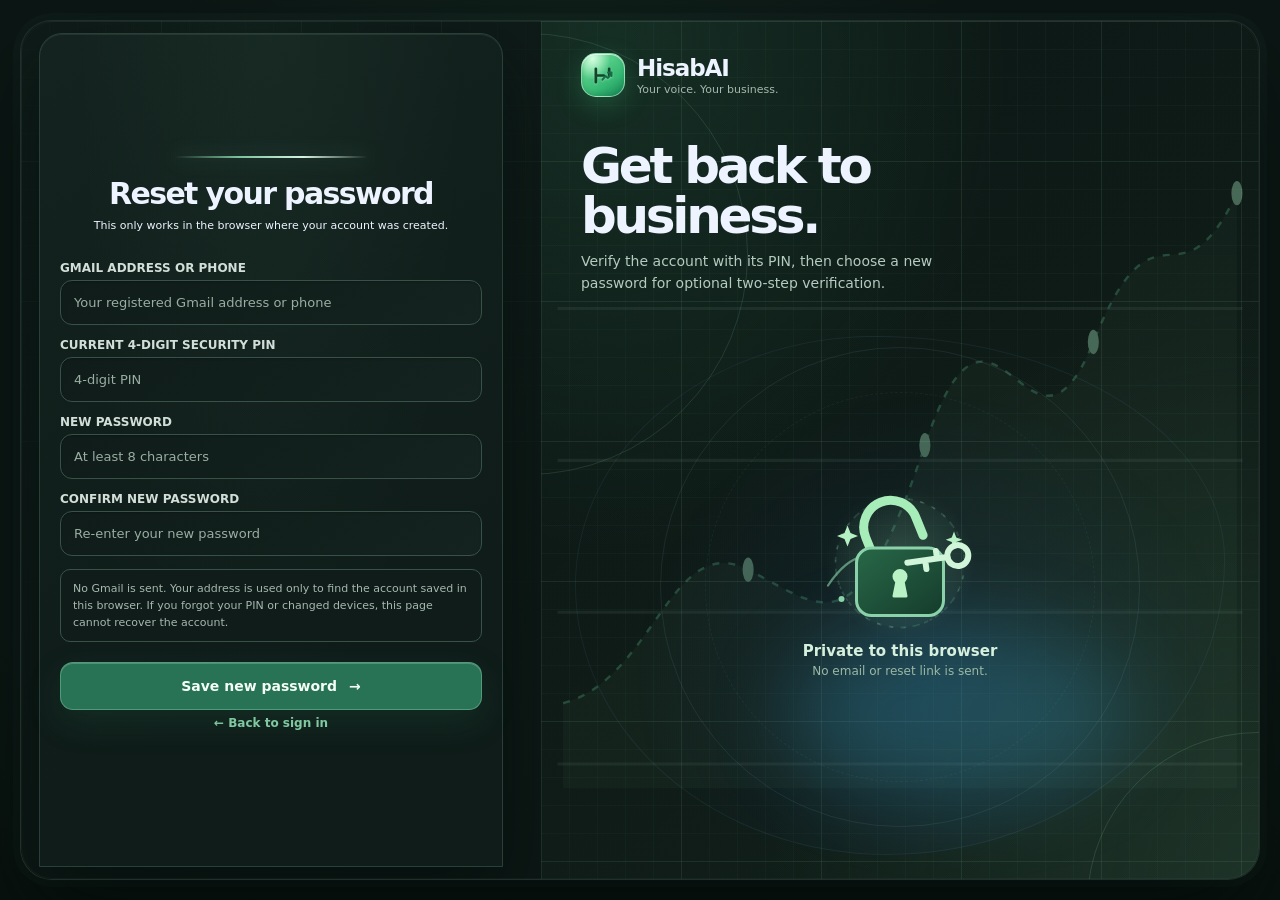
<file: forgot-password.html>
<!DOCTYPE html>
<html lang="en">
<head>
 <meta charset="UTF-8">
 <meta name="viewport" content="width=device-width, initial-scale=1.0">
 <meta name="theme-color" content="#081322">
 <title>Reset password — HisabAI</title>
 <link rel="stylesheet" href="hisabai.css">
 <link rel="stylesheet" href="registration.css">
</head>
<body class="registrationPage recoveryPage">
<section class="loginScreen registrationScreen" aria-labelledby="resetTitle">
 <div class="loginShell">
  <div class="loginIntro">
   <div class="loginBackgroundShade" aria-hidden="true"></div>
   <svg class="loginFinanceGraph" viewBox="0 0 520 260" preserveAspectRatio="none" aria-hidden="true">
    <path class="loginGraphBaseline" d="M12 222H508M12 172H508M12 122H508M12 72H508"></path>
    <path class="loginGraphArea" d="M16 202C82 194 94 145 150 158S228 185 278 117 354 135 400 83 461 75 504 34L504 230 16 230Z"></path>
    <path class="loginGraphLine" d="M16 202C82 194 94 145 150 158S228 185 278 117 354 135 400 83 461 75 504 34"></path>
    <circle cx="150" cy="158" r="4"></circle><circle cx="278" cy="117" r="4"></circle><circle cx="400" cy="83" r="4"></circle><circle cx="504" cy="34" r="4"></circle>
   </svg>
   <a class="loginBrand" href="login.html" aria-label="HisabAI sign in">
    <span class="logoMark" aria-hidden="true"><svg viewBox="0 0 48 48"><path d="M13 13v22M35 13v12M13 24h13" fill="none" stroke="currentColor" stroke-width="4.5" stroke-linecap="round"/><path d="m24 31 5-6 4 3 6-9m-6 0h6v6" fill="none" stroke="#69f0e0" stroke-width="3.2" stroke-linecap="round" stroke-linejoin="round"/></svg></span>
    <span><strong>HisabAI</strong><small>Your voice. Your business.</small></span>
   </a>
   <div class="loginPitch">
    <h1>Get back to business.</h1>
    <p>Verify the account with its PIN, then choose a new password for optional two-step verification.</p>
   </div>
   <div class="loginIllustration" aria-hidden="true">
    <div class="illustrationGlow"></div>
    <div class="illustrationOrbit illustrationOrbitOuter"></div>
    <div class="illustrationOrbit illustrationOrbitInner"></div>
    <div class="recoveryCard">
     <span class="recoveryLockVisual" aria-hidden="true">
      <svg viewBox="0 0 120 100">
       <defs>
        <linearGradient id="recoveryLockFill" x1="0" y1="0" x2="1" y2="1"><stop stop-color="#286848"></stop><stop offset="1" stop-color="#153c2c"></stop></linearGradient>
        <radialGradient id="recoveryLockGlow"><stop stop-color="#8bd2aa" stop-opacity=".2"></stop><stop offset="1" stop-color="#8bd2aa" stop-opacity="0"></stop></radialGradient>
       </defs>
       <circle class="recoveryLockGlow" cx="60" cy="52" r="50"></circle>
       <circle class="recoveryLockOrbit" cx="60" cy="52" r="43"></circle>
       <path class="recoveryKeyTrail" d="M12 67C28 43 43 43 57 57"></path>
       <path class="recoverySpark recoverySparkOne" d="m25 27 2 5 5 2-5 2-2 5-2-5-5-2 5-2z"></path>
       <path class="recoverySpark recoverySparkTwo" d="m96 31 1.5 4 4 1.5-4 1.5-1.5 4-1.5-4-4-1.5 4-1.5z"></path>
       <circle class="recoverySparkDot" cx="21" cy="76" r="2"></circle>
       <circle class="recoveryLockHalo" cx="60" cy="52" r="43"></circle>
       <path class="recoveryShackle" d="M42 47V34a18 18 0 0 1 36 0v13"></path>
       <rect class="recoveryLockBody" x="31" y="42" width="58" height="45" rx="10"></rect>
       <circle class="recoveryKeyhole" cx="60" cy="61" r="4"></circle>
       <path class="recoveryKeyhole" d="m58 64-2 10h8l-2-10"></path>
       <g class="recoveryKey">
        <circle cx="96" cy="61" r="7"></circle>
        <path d="M89 61H62m12 0v6m8-6v-5"></path>
       </g>
      </svg>
     </span>
     <strong>Private to this browser</strong><small>No email or reset link is sent.</small>
    </div>
   </div>
  </div>
  <div class="loginPanel">
   <div class="loginCard registrationCard">
    <div class="loginHeading">
     <h2 id="resetTitle">Reset your password</h2>
     <p>This only works in the browser where your account was created.</p>
    </div>
    <form id="resetPasswordForm" class="loginForm registrationForm">
     <div class="field"><label for="resetIdentifier">GMAIL ADDRESS OR PHONE</label><input id="resetIdentifier" name="identifier" type="text" autocomplete="username" maxlength="160" placeholder="Your registered Gmail address or phone" required></div>
     <div class="field"><label for="resetPin">CURRENT 4-DIGIT SECURITY PIN</label><input id="resetPin" name="pin" type="password" inputmode="numeric" autocomplete="off" pattern="[0-9]{4}" minlength="4" maxlength="4" placeholder="4-digit PIN" title="Enter your current 4-digit PIN" required></div>
     <div class="field"><label for="newPassword">NEW PASSWORD</label><input id="newPassword" name="password" type="password" autocomplete="new-password" minlength="8" maxlength="128" placeholder="At least 8 characters" required></div>
     <div class="field"><label for="confirmNewPassword">CONFIRM NEW PASSWORD</label><input id="confirmNewPassword" name="confirmPassword" type="password" autocomplete="new-password" minlength="8" maxlength="128" placeholder="Re-enter your new password" required></div>
     <p class="recoveryNotice">No Gmail is sent. Your address is used only to find the account saved in this browser. If you forgot your PIN or changed devices, this page cannot recover the account.</p>
     <p id="resetFeedback" class="registrationFeedback" role="status" aria-live="polite"></p>
     <button id="resetSubmit" class="loginSubmit" type="submit">Save new password <span aria-hidden="true">→</span></button>
    </form>
    <p class="signinPrompt"><a href="login.html">← Back to sign in</a></p>
   </div>
  </div>
 </div>
</section>
<script src="auth.js"></script>
<script>
"use strict";
const form=document.getElementById("resetPasswordForm");
const password=document.getElementById("newPassword");
const confirmation=document.getElementById("confirmNewPassword");
const feedback=document.getElementById("resetFeedback");
function validatePasswordMatch(){
 confirmation.setCustomValidity(confirmation.value&&confirmation.value!==password.value?"Passwords do not match.":"");
}
password.addEventListener("input",validatePasswordMatch);
confirmation.addEventListener("input",validatePasswordMatch);
form.addEventListener("submit",async event=>{
 event.preventDefault();
 validatePasswordMatch();
 if(!form.reportValidity())return;
 const submit=document.getElementById("resetSubmit");
 submit.disabled=true;
 feedback.className="registrationFeedback";
 feedback.textContent="";
 try{
  const account=await HisabAIAuth.resetPassword(
   document.getElementById("resetIdentifier").value,
   document.getElementById("resetPin").value,
   password.value
  );
  form.reset();
  feedback.classList.add("success");
  feedback.textContent=`Password updated for ${account.identifier}. You can sign in now.`;
  submit.hidden=true;
 }catch(error){
  console.error("Unable to reset the HisabAI account password:",error);
  feedback.classList.add("error");
  feedback.textContent=error.message||"Could not reset the password.";
 }finally{
  submit.disabled=false;
 }
});
</script>
</body>
</html>
</file>
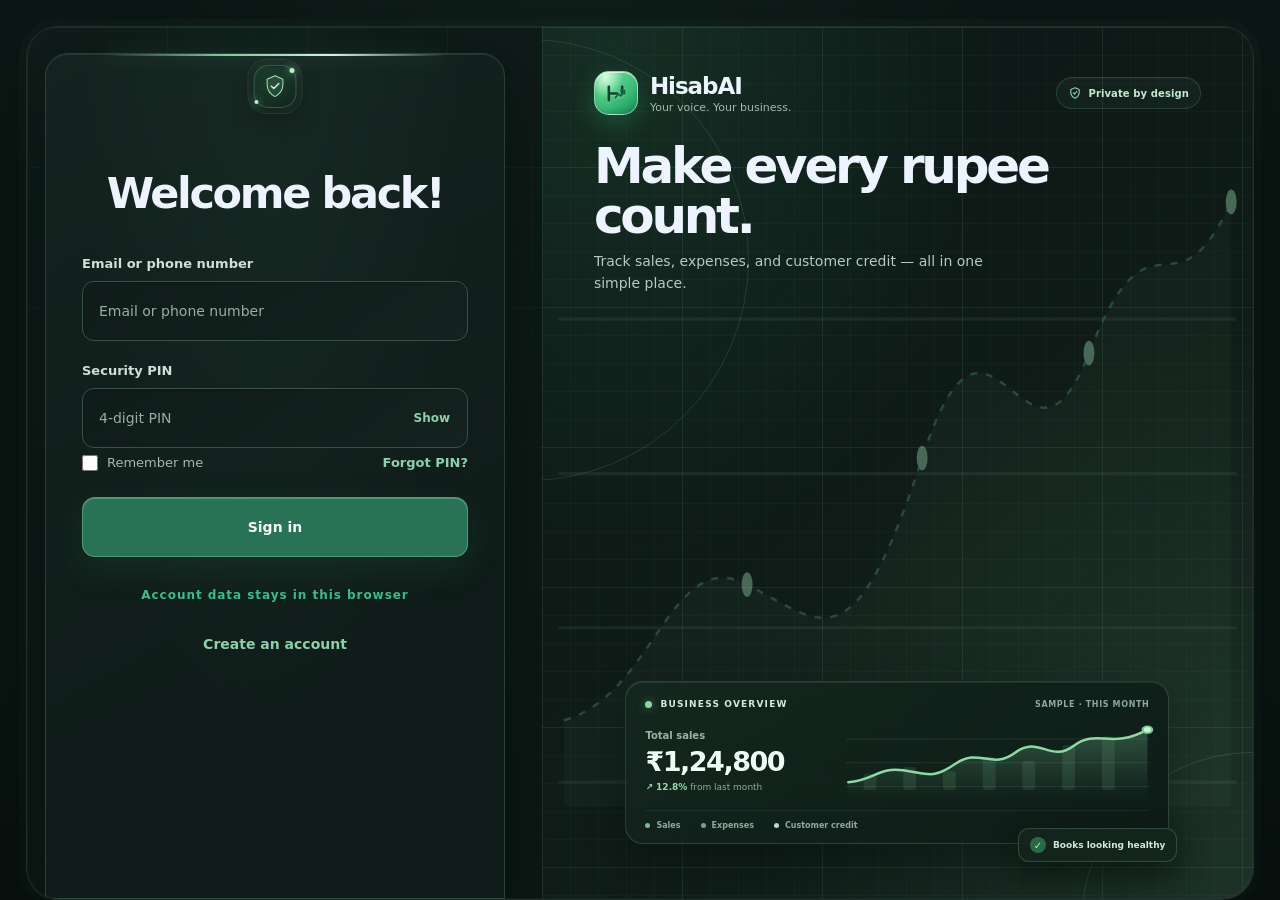
<file: login.html>
<!DOCTYPE html>
<html lang="en">
<head>
<meta charset="UTF-8">
<meta name="viewport" content="width=device-width, initial-scale=1.0">
<title>Sign in — HisabAI</title>
<link rel="stylesheet" href="hisabai.css">

</head>
<body>
<section class="loginScreen" id="loginScreen" aria-labelledby="loginTitle">
 <div class="loginShell">
  <div class="loginPanel">
   <div class="loginCard">
    <div class="loginFormVisual" aria-hidden="true">
     <span class="loginFormVisualOrbit"></span>
     <svg viewBox="0 0 48 48">
      <path class="loginFormShield" d="M24 5 38 11v10c0 9.2-5.7 16.6-14 21-8.3-4.4-14-11.8-14-21V11L24 5Z"></path>
      <path class="loginFormCheck" d="m17.5 23.5 4.3 4.2 9-9.2"></path>
     </svg>
     <i class="loginFormSpark loginFormSparkOne"></i>
     <i class="loginFormSpark loginFormSparkTwo"></i>
    </div>
    <div class="loginHeading">
     <h2 id="loginTitle">Welcome back!</h2>
    </div>
    <form class="loginForm" id="loginForm">
     <div class="field">
      <label for="loginEmail">Email or phone number</label>
      <input id="loginEmail" name="email" type="text" autocomplete="username" placeholder="Email or phone number" required>
     </div>
     <div class="field">
      <label for="loginPassword">Security PIN</label>
      <div class="loginPasswordField">
       <input id="loginPassword" name="pin" type="password" inputmode="numeric" autocomplete="off" pattern="[0-9]{4}" minlength="4" maxlength="4" placeholder="4-digit PIN" title="Enter a 4-digit PIN" required>
       <button class="passwordToggle" id="passwordToggle" type="button" aria-label="Show PIN" aria-pressed="false">Show</button>
      </div>
     </div>
     <div class="loginOptions">
      <label class="rememberOption"><input id="rememberLogin" type="checkbox"><span>Remember me</span></label>
      <a class="loginLink" href="forgot-password.html">Forgot PIN?</a>
     </div>
     <p class="loginFeedback" id="loginFeedback" role="status" aria-live="polite"></p>
     <button class="loginSubmit" type="submit">Sign in</button>
    </form>
    <p class="loginTrust">Account data stays in this browser</p>
    <a class="createAccount" id="createAccount" href="register.html">Create an account</a>
   </div>
  </div>
  <div class="loginIntro">
   <div class="loginBackgroundShade" aria-hidden="true"></div>
   <div class="loginGridSweep" aria-hidden="true"></div>
   <svg class="loginFinanceGraph" viewBox="0 0 520 260" preserveAspectRatio="none" aria-hidden="true">
    <path class="loginGraphBaseline" d="M12 222H508M12 172H508M12 122H508M12 72H508"></path>
    <path class="loginGraphArea" d="M16 202C82 194 94 145 150 158S228 185 278 117 354 135 400 83 461 75 504 34L504 230 16 230Z"></path>
    <path class="loginGraphLine" d="M16 202C82 194 94 145 150 158S228 185 278 117 354 135 400 83 461 75 504 34"></path>
    <circle cx="150" cy="158" r="4"></circle><circle cx="278" cy="117" r="4"></circle><circle cx="400" cy="83" r="4"></circle><circle cx="504" cy="34" r="4"></circle>
   </svg>
   <div class="loginBrandRow">
    <div class="loginBrand">
     <span class="logoMark" aria-hidden="true"><svg viewBox="0 0 48 48"><path d="M13 13v22M35 13v12M13 24h13" fill="none" stroke="currentColor" stroke-width="4.5" stroke-linecap="round"/><path d="m24 31 5-6 4 3 6-9m-6 0h6v6" fill="none" stroke="#69f0e0" stroke-width="3.2" stroke-linecap="round" stroke-linejoin="round"/></svg></span>
     <span><strong>HisabAI</strong><small>Your voice. Your business.</small></span>
    </div>
    <span class="loginPrivacyBadge">
     <svg viewBox="0 0 20 20" aria-hidden="true"><path d="M10 2.5 16 5v4.2c0 3.7-2.5 6.4-6 8.3-3.5-1.9-6-4.6-6-8.3V5l6-2.5Z"/><path d="m7.5 9.8 1.7 1.7 3.5-3.7"/></svg>
     Private by design
    </span>
   </div>
   <div class="loginPitch">
    <h1>Make every rupee count.</h1>
    <p>Track sales, expenses, and customer credit — all in one simple place.</p>
   </div>
   <div class="loginShowcase" aria-hidden="true">
    <div class="loginShowcaseCard">
     <div class="loginShowcaseTop">
      <span class="loginShowcaseTitle"><i></i> BUSINESS OVERVIEW</span>
      <span class="loginShowcasePeriod">SAMPLE · THIS MONTH</span>
     </div>
     <div class="loginShowcaseBody">
      <div class="loginShowcaseMetric">
       <span>Total sales</span>
       <strong>₹1,24,800</strong>
       <small><b>↗ 12.8%</b> from last month</small>
      </div>
      <svg class="loginShowcaseChart" viewBox="0 0 260 92" preserveAspectRatio="none">
       <defs>
        <linearGradient id="loginChartFill" x1="0" y1="0" x2="0" y2="1"><stop stop-color="#81d4a0" stop-opacity=".28"/><stop offset="1" stop-color="#81d4a0" stop-opacity="0"/></linearGradient>
       </defs>
       <path class="loginShowcaseGrid" d="M0 20H260M0 48H260M0 76H260"></path>
       <g class="loginShowcaseBars">
        <rect x="15" y="61" width="11" height="19" rx="3"></rect><rect x="49" y="53" width="11" height="27" rx="3"></rect><rect x="83" y="58" width="11" height="22" rx="3"></rect><rect x="117" y="41" width="11" height="39" rx="3"></rect><rect x="151" y="46" width="11" height="34" rx="3"></rect><rect x="185" y="27" width="11" height="53" rx="3"></rect><rect x="219" y="17" width="11" height="63" rx="3"></rect>
       </g>
       <path class="loginShowcaseArea" d="M2 71C24 69 27 53 49 57S74 68 94 49 125 57 145 36 175 49 195 28 226 33 258 9V92H2Z"></path>
       <path class="loginShowcaseLine" d="M2 71C24 69 27 53 49 57S74 68 94 49 125 57 145 36 175 49 195 28 226 33 258 9"></path>
       <circle class="loginShowcaseDot" cx="258" cy="9" r="4"></circle>
      </svg>
     </div>
     <div class="loginShowcaseFooter"><span>Sales</span><span>Expenses</span><span>Customer credit</span></div>
    </div>
    <span class="loginShowcaseToast"><i>✓</i> Books looking healthy</span>
   </div>
   <div class="loginIllustration" role="img" aria-label="Animated bookkeeping dashboard with sales summary and recent payment">
    <div class="illustrationGlow"></div>
    <div class="illustrationOrbit illustrationOrbitOuter" aria-hidden="true"></div>
    <div class="illustrationOrbit illustrationOrbitInner" aria-hidden="true"></div>
    <svg viewBox="0 0 560 360" role="presentation" aria-hidden="true">
     <defs>
      <linearGradient id="screenGradient" x1="0" y1="0" x2="1" y2="1"><stop stop-color="#162c49"/><stop offset="1" stop-color="#101a2d"/></linearGradient>
      <linearGradient id="chartGradient" x1="0" y1="1" x2="1" y2="0"><stop stop-color="#5ce6ed"/><stop offset="1" stop-color="#73a8ff"/></linearGradient>
     </defs>
     <circle cx="280" cy="184" r="145" fill="#5b9fff" opacity=".08"/>
     <circle cx="280" cy="184" r="116" fill="#5b9fff" opacity=".07"/>
     <ellipse cx="283" cy="320" rx="206" ry="17" fill="#071322" opacity=".32"/>
     <rect x="105" y="64" width="310" height="219" rx="22" fill="#172945" stroke="#547398" stroke-width="2"/>
     <rect x="119" y="78" width="282" height="187" rx="13" fill="url(#screenGradient)" stroke="#304a6c" stroke-width="2"/>
     <circle cx="136" cy="94" r="3" fill="#68e0e8"/><circle cx="147" cy="94" r="3" fill="#ffd166" opacity=".8"/><circle cx="158" cy="94" r="3" fill="#ff8492" opacity=".8"/>
     <path d="M145 223h229" stroke="#30445e" stroke-width="1"/>
     <rect x="145" y="112" width="70" height="8" rx="4" fill="#a9bad1" opacity=".65"/>
     <rect x="145" y="128" width="43" height="6" rx="3" fill="#788eaa" opacity=".55"/>
     <rect x="331" y="111" width="43" height="22" rx="11" fill="#14382f"/><circle cx="342" cy="122" r="3" fill="#4be0a4"/><path d="m349 124 6-6 5 4 9-9" fill="none" stroke="#4be0a4" stroke-width="2" stroke-linecap="round" stroke-linejoin="round"/>
     <path class="illustrationChartLine" d="M153 203h40v-27h38v12h38v-47h39v22h36v-39h22" fill="none" stroke="url(#chartGradient)" stroke-width="5" stroke-linecap="round" stroke-linejoin="round"/>
     <circle class="chartEndGlow" cx="367" cy="124" r="10" fill="#62e6e8" opacity=".17"/>
     <circle class="chartEndDot" cx="367" cy="124" r="4" fill="#9affed" stroke="#142d47" stroke-width="2"/>
     <path d="m358 124 9 0 0 9" fill="none" stroke="#73a8ff" stroke-width="3" stroke-linecap="round" stroke-linejoin="round"/>
     <path d="m226 283-12 35h105l-12-35" fill="#233d61" stroke="#547398" stroke-width="2" stroke-linejoin="round"/>
     <path d="M192 320h150" stroke="#53769b" stroke-width="8" stroke-linecap="round"/>
     <circle cx="433" cy="82" r="27" fill="#173751" stroke="#53779b" stroke-width="2"/>
     <text x="433" y="91" text-anchor="middle" fill="#69e5ed" font-size="27" font-weight="800">₹</text>
     <path d="M59 266h55" stroke="#375987" stroke-width="6" stroke-linecap="round"/>
     <rect x="67" y="238" width="41" height="28" rx="7" fill="#1e3a66" stroke="#4772a4" stroke-width="2"/>
     <path d="M77 239v-6a11 11 0 0 1 22 0v6" fill="none" stroke="#5b9fff" stroke-width="5" stroke-linecap="round"/>
     <circle cx="88" cy="251" r="3" fill="#5ce6ed"/>
     <path d="m472 157 5 11 11 5-11 5-5 11-5-11-11-5 11-5zM73 107l4 8 8 4-8 4-4 8-4-8-8-4 8-4z" fill="#70e5ed" opacity=".85"/>
    </svg>
    <div class="salesFloatCard" aria-hidden="true">
     <div class="salesFloatTop"><span class="salesFloatIcon">₹</span><span>Today's sales</span><span class="salesFloatTrend">↗ 12.8%</span></div>
     <strong>₹5,240</strong>
     <svg class="salesSparkline" viewBox="0 0 174 30" aria-hidden="true"><defs><linearGradient id="sparkGradient" x1="0" y1="0" x2="1" y2="0"><stop stop-color="#5ce6ed"/><stop offset="1" stop-color="#73a8ff"/></linearGradient><linearGradient id="sparkFill" x1="0" y1="0" x2="0" y2="1"><stop stop-color="#5ce6ed" stop-opacity=".24"/><stop offset="1" stop-color="#5ce6ed" stop-opacity="0"/></linearGradient></defs><path d="M2 26 24 21 45 23 68 12 91 17 114 8 137 13 157 3 172 5v25H2z" fill="url(#sparkFill)"/><path d="m2 26 22-5 21 2 23-11 23 5 23-9 23 5 20-10 15 2" fill="none" stroke="url(#sparkGradient)" stroke-width="2.5" stroke-linecap="round" stroke-linejoin="round"/></svg>
    </div>
    <div class="paymentFloatCard" aria-hidden="true">
     <span class="paymentFloatIcon">↗</span>
     <span><strong>Payment received</strong><small>UPI · Just now</small></span>
     <span class="paymentFloatCheck">✓</span>
    </div>
    <div class="floatingCoin floatingCoinOne" aria-hidden="true">₹</div>
    <div class="floatingCoin floatingCoinTwo" aria-hidden="true">₹</div>
   </div>
  </div>
 </div>
</section>
<div class="app" id="mainApp" hidden>
<aside class="sidebar">
  <div class="logo"><div class="logoMark" aria-hidden="true"><svg viewBox="0 0 48 48"><path d="M13 13v22M35 13v12M13 24h13" fill="none" stroke="currentColor" stroke-width="4.5" stroke-linecap="round"/><path d="m24 31 5-6 4 3 6-9m-6 0h6v6" fill="none" stroke="#69f0e0" stroke-width="3.2" stroke-linecap="round" stroke-linejoin="round"/></svg></div><div><strong>HisabAI</strong><small>Your voice. Your business.</small></div></div>
  <nav class="nav">
    <button class="active" onclick="showPage('dashboard',this)"><svg viewBox="0 0 24 24" aria-hidden="true"><rect x="3.5" y="3.5" width="7" height="7" rx="1.5"/><rect x="13.5" y="3.5" width="7" height="5" rx="1.5"/><rect x="13.5" y="11.5" width="7" height="9" rx="1.5"/><rect x="3.5" y="13.5" width="7" height="7" rx="1.5"/></svg><span>Dashboard</span></button>
    <button onclick="showPage('voice',this)"><svg viewBox="0 0 24 24" aria-hidden="true"><rect x="9" y="3" width="6" height="12" rx="3"/><path d="M5.5 11.5a6.5 6.5 0 0 0 13 0M12 18v3m-4 0h8"/></svg><span>Voice Entry</span></button>
    <button onclick="showPage('transactions',this)"><svg viewBox="0 0 24 24" aria-hidden="true"><path d="M8 4H5a2 2 0 0 0-2 2v13a2 2 0 0 0 2 2h14a2 2 0 0 0 2-2V8l-5-5h-2"/><path d="M14 3v6h6M7 13h10M7 17h10"/><path d="M8 2v6m-3-3h6"/></svg><span>Transactions</span></button>
    <button onclick="showPage('credit',this)"><svg viewBox="0 0 24 24" aria-hidden="true"><rect x="3" y="5" width="18" height="14" rx="2"/><path d="M3 10h18m-14 5h3"/></svg><span>Credit & reminders</span></button>
    <button onclick="showPage('customers',this)"><svg viewBox="0 0 24 24" aria-hidden="true"><circle cx="9" cy="8" r="3.5"/><path d="M3 20a6 6 0 0 1 12 0m2-9a3.5 3.5 0 1 0 0-7m1 10a5 5 0 0 1 3 4.5"/></svg><span>Customers</span></button>
    <button onclick="showPage('inventory',this)"><svg viewBox="0 0 24 24" aria-hidden="true"><path d="m12 3 9 4.5v9L12 21l-9-4.5v-9L12 3Z"/><path d="m3.5 7.5 8.5 4.4 8.5-4.4M12 12v9m-4-16 9 4.5"/></svg><span>Products & stock</span></button>
    <button onclick="showPage('bills',this)"><svg viewBox="0 0 24 24" aria-hidden="true"><path d="M6 3h12v18l-3-2-3 2-3-2-3 2V3Z"/><path d="M9 8h6m-6 4h6m-6 4h3"/></svg><span>Bills</span></button>
    <button onclick="showPage('reports',this)"><svg viewBox="0 0 24 24" aria-hidden="true"><path d="M4 20V10m8 10V4m8 16v-7M2 20h20"/></svg><span>Reports</span></button>
  </nav>
  <div class="sidebarNote"><b>Your business, in one place</b><br><br>Sales, products, and customer records are saved in this browser. Download a backup from Products & stock.</div>
</aside>

<main class="main">
<header class="top">
 <div> <div class="eyebrow">SALES & CUSTOMER MANAGEMENT</div><h1 id="pageTitle">Good evening 👋</h1><div class="subtitle">Run your shop without complicated bookkeeping.</div></div>
 <div class="profile"><div class="avatar">RK</div><span><b>Ravi Kumar</b><br><small>Shree Kirana Store</small></span><button class="logoutButton" type="button" onclick="logOut()">Log out</button></div>
</header>

<section id="dashboard" class="page active">
 <div class="grid">
  <div class="card metric"><div class="label">TODAY'S SALES</div><div class="value" id="salesMetric">₹5,000</div><div class="up">↗ Updated live</div></div>
  <div class="card metric"><div class="label">EXPENSES</div><div class="value" id="expenseMetric">₹1,250</div><div class="up">● Recorded</div></div>
  <div class="card metric"><div class="label">CUSTOMER CREDIT</div><div class="value" id="creditMetric">₹3,200</div><div class="up" id="customerCount">3 customers</div></div>
  <div class="card metric"><div class="label">ENTRIES TODAY</div><div class="value" id="countMetric">2</div><div class="up">✓ Confirmed</div></div>
 </div>
 <div class="hero">
  <div><div class="eyebrow" style="color:#e8b4d1">Business at a glance</div><h2>Keep your business moving with clear, up-to-date records.</h2><p>Keep sales, expenses, customer credit, and inventory organized in one place.</p></div>
  <button class="voiceBtn" onclick="showPage('voice')"><span class="mic">＋</span> Record an Entry</button>
  <div class="heroVisual" aria-hidden="true">
   <div class="heroVisualGlow"></div>
   <div class="heroChartCard">
    <div class="heroChartHead"><span class="heroChartIcon">₹</span><span><b>Sales overview</b><small>Activity at a glance</small></span><span class="heroChartTrend">↗</span></div>
    <svg class="heroChart" viewBox="0 0 250 100" role="presentation">
     <defs><linearGradient id="heroChartFill" x1="0" y1="0" x2="0" y2="1"><stop stop-color="#5ce6ed" stop-opacity=".32"/><stop offset="1" stop-color="#5ce6ed" stop-opacity="0"/></linearGradient><linearGradient id="heroChartStroke" x1="0" y1="0" x2="1" y2="0"><stop stop-color="#5ce6ed"/><stop offset="1" stop-color="#73a8ff"/></linearGradient></defs>
     <path class="heroChartArea" d="M8 82 42 66 76 72 109 43 142 53 177 24 210 35 242 10v82H8z" fill="url(#heroChartFill)"/>
     <path class="heroChartLine" d="M8 82 42 66 76 72 109 43 142 53 177 24 210 35 242 10" fill="none" stroke="url(#heroChartStroke)" stroke-width="3.5" stroke-linecap="round" stroke-linejoin="round"/>
     <circle class="heroChartDot" cx="242" cy="10" r="5" fill="#a8fff1"/>
     <path d="M8 92h234M8 61h234M8 30h234" fill="none" stroke="#b9d8ff" stroke-opacity=".12" stroke-dasharray="3 6"/>
    </svg>
    <div class="heroChartFoot"><span>Recent activity</span><span><i></i> Updated today</span></div>
   </div>
   <span class="heroCoin heroCoinOne">₹</span><span class="heroCoin heroCoinTwo">+</span>
   <span class="heroSpark heroSparkOne">✦</span><span class="heroSpark heroSparkTwo">✧</span>
  </div>
 </div>
 <div class="sectionTitle"><h3>Stock running low</h3><button class="link" onclick="showPage('inventory')">Manage inventory →</button></div>
 <div class="card" id="dashboardStock"></div>
 <div class="sectionTitle"><h3>Recent transactions</h3><button class="link" onclick="showPage('transactions')">View all →</button></div>
 <div class="card tableWrap"><table><thead><tr><th>Date</th><th>Description</th><th>Type</th><th>Payment</th><th>Amount</th></tr></thead><tbody id="recentBody"></tbody></table></div>
 <div class="sectionTitle"><h3>Recent bills</h3><button class="link" onclick="showPage('bills')">View all bills →</button></div>
 <div class="card tableWrap"><table><thead><tr><th>Bill</th><th>Date</th><th>Customer</th><th>Total</th><th>Payment</th><th>Action</th></tr></thead><tbody id="dashboardBills"></tbody></table></div>
 <div class="sectionTitle"><h3>Credit due soon</h3><button class="link" onclick="showPage('credit')">View credit →</button></div>
 <div class="card" id="dashboardDue"></div>
 <div class="sectionTitle"><h3>Security</h3></div>
 <div class="card securitySetting">
  <div><h3>Two-step verification</h3><p class="subtitle">Ask for your account password after the PIN when signing in on this browser.</p><small id="twoStepStatus" class="securityStatus">Disabled</small></div>
  <label class="securityToggle"><input id="twoStepEnabled" type="checkbox"><span>Enable</span></label>
  <p class="securityDisclaimer">Your sign-in details are saved in this browser. Keep your password private and download regular backups of your business records.</p>
 </div>
</section>

<section id="voice" class="page">
 <div class="voicePage">
  <div class="card micPanel">
   <div class="eyebrow">TRANSACTION ENTRY</div><h2>Record a business transaction</h2>
   <p class="subtitle">Add a sale, expense, or customer credit, then review the details before saving.</p>
   <button id="mic" class="micCircle" type="button" aria-label="Start voice entry">🎙</button>
   <div id="listenText" aria-live="polite"><b>Tap the microphone to speak</b><br><small class="subtitle">Or load an example to try the transaction form</small></div>
   <br><button class="bigAction" onclick="runSampleTransaction()">▶ Try Sample Transaction</button>
   <div class="transcript" id="transcript">Say something like: “I sold 2,000 rupees in cash.”</div>
  </div>
  <div class="card">
   <div class="eyebrow">REVIEW & SAVE</div><h2>Transaction details</h2>
   <div class="reviewBox">
    <span class="aiTag" id="voiceEntryStatus">READY TO REVIEW</span>
    <div class="form" style="margin-top:15px">
      <div class="row"><div class="field"><label>TYPE</label><select id="type" onchange="toggleCreditFields()"><option>Sale</option><option>Expense</option><option>Credit</option></select></div><div class="field"><label>AMOUNT</label><input id="amount" type="number" min="0.01" step="0.01" value="5000"></div></div>
      <div class="row"><div class="field"><label>PAYMENT</label><select id="payment"><option>Cash</option><option>UPI</option><option>Bank</option><option>Credit</option></select></div><div class="field"><label>NOTE / DICTATION</label><textarea id="note" rows="2">Daily sales</textarea></div></div>
      <div class="row creditFields" id="voiceCreditFields" hidden><div class="field"><label>CUSTOMER</label><select id="voiceCustomer"></select></div><div class="field"><label>PAY BY</label><input id="voiceDueDate" type="date"></div></div>
      <button class="bigAction" onclick="saveEntry()">✓ Confirm & Save</button>
    </div>
   </div>
   <p class="subtitle" style="margin-top:18px">Review the interpreted details before saving to keep every entry accurate.</p>
  </div>
 </div>
</section>

<section id="transactions" class="page">
 <div class="sectionTitle"><div><h2>Transaction history</h2><div class="subtitle">Every confirmed entry in one place.</div></div><div class="toolbarActions"><button class="smallAction" onclick="openSaleModal()">+ New sale</button><button class="bigAction" onclick="showPage('voice')">+ Voice entry</button></div></div>
 <div class="card">
  <div class="toolbar"><input id="txSearch" type="search" placeholder="Search transactions or customers"><select id="txType"><option value="">All types</option><option>Sale</option><option>Expense</option><option>Credit</option><option>Payment</option></select><input id="txFrom" type="date" aria-label="From date"><input id="txTo" type="date" aria-label="To date"><button class="smallAction" onclick="clearFilters()">Clear filters</button><button class="smallAction" onclick="exportCsv()">Export CSV</button></div>
  <div class="tableWrap"><table><thead><tr><th>Date</th><th>Description</th><th>Type</th><th>Customer</th><th>Payment</th><th>Amount</th><th>Actions</th></tr></thead><tbody id="allBody"></tbody></table></div>
 </div>
</section>

<section id="bills" class="page">
 <div class="sectionTitle"><div><h2>Digital bills</h2><div class="subtitle">View, print, download, or share a customer-ready bill for any sale.</div></div><button class="bigAction" onclick="openSaleModal()">+ New sale</button></div>
 <div class="grid billMetrics">
  <div class="card metric"><div class="label">BILLS ISSUED</div><div class="value" id="billCount">0</div><div class="up">Recorded sales</div></div>
  <div class="card metric"><div class="label">TOTAL SALES</div><div class="value" id="billSalesTotal">₹0</div><div class="up">Across all bills</div></div>
  <div class="card metric"><div class="label">BALANCE DUE</div><div class="value" id="billBalanceTotal">₹0</div><div class="up">Outstanding on sales</div></div>
 </div>
 <div class="card billSettings">
  <h3>Business details on bills</h3>
  <p class="subtitle">These details appear on new previews and downloaded bills.</p>
  <form id="billProfileForm" class="toolbar billProfileForm">
   <label class="field" for="billBusinessName">BUSINESS NAME<input id="billBusinessName" maxlength="100" required></label>
   <label class="field" for="billBusinessPhone">BUSINESS PHONE (OPTIONAL)<input id="billBusinessPhone" type="tel" maxlength="32" placeholder="Phone number"></label>
   <button class="smallAction" type="submit">Save business details</button>
   <span id="billProfileFeedback" class="subtitle" role="status" aria-live="polite"></span>
  </form>
 </div>
 <div class="card">
  <div class="toolbar billFilters">
   <input id="billSearch" type="search" placeholder="Search bill, customer, or amount" aria-label="Search bills">
   <input id="billFrom" type="date" aria-label="Bills from date">
   <input id="billTo" type="date" aria-label="Bills to date">
   <select id="billPaymentFilter" aria-label="Filter bills by payment"><option value="">All payment methods</option><option>Cash</option><option>UPI</option><option>Bank</option><option>Credit</option><option value="Partial">Partial payment</option></select>
   <button class="smallAction" type="button" onclick="clearBillFilters()">Clear filters</button>
   <button class="smallAction" type="button" onclick="exportBillsCsv()">Export matching CSV</button>
  </div>
  <div class="tableWrap"><table><thead><tr><th>Bill number</th><th>Date</th><th>Customer</th><th>Total</th><th>Payment</th><th>Balance due</th><th>Actions</th></tr></thead><tbody id="billBody"></tbody></table></div>
 </div>
</section>

<section id="inventory" class="page">
 <div class="sectionTitle"><div><h2>Products & inventory</h2><div class="subtitle">Manage your catalog, prices, and stock levels.</div></div><div class="toolbarActions"><button class="smallAction" onclick="exportBackup()">Download backup</button><button class="smallAction" onclick="document.getElementById('backupFile').click()">Restore backup</button><input id="backupFile" type="file" accept="application/json,.json" hidden></div></div>
 <div class="grid inventoryMetrics">
  <div class="card metric"><div class="label">PRODUCTS</div><div class="value" id="productCount">0</div><div class="up">In your catalog</div></div>
  <div class="card metric"><div class="label">STOCK VALUE</div><div class="value" id="stockValue">₹0</div><div class="up">At cost price</div></div>
  <div class="card metric"><div class="label">LOW STOCK</div><div class="value" id="lowStockCount">0</div><div class="up">At or below reorder level</div></div>
  <div class="card metric"><div class="label">OUT OF STOCK</div><div class="value" id="outOfStockCount">0</div><div class="up">Needs replenishment</div></div>
 </div>
 <div class="card inventoryEditor">
  <h3 id="productFormTitle">Add a product</h3>
  <form id="productForm" class="form">
   <div class="row"><div class="field"><label for="productName">PRODUCT NAME</label><input id="productName" maxlength="100" required placeholder="e.g. Basmati rice"></div><div class="field"><label for="productSku">SKU / BARCODE (OPTIONAL)</label><input id="productSku" maxlength="48" placeholder="e.g. RICE-001"></div></div>
   <div class="row"><div class="field"><label for="productCategory">CATEGORY</label><input id="productCategory" maxlength="60" placeholder="e.g. Grocery"></div><div class="field"><label for="productPrice">SELLING PRICE (₹)</label><input id="productPrice" type="number" min="0.01" step="0.01" required placeholder="0.00"></div></div>
   <div class="row"><div class="field"><label for="productCost">COST PRICE (₹)</label><input id="productCost" type="number" min="0" step="0.01" value="0" required></div><div class="field"><label for="productStock">STOCK ON HAND</label><input id="productStock" type="number" min="0" step="0.01" value="0" required></div><div class="field"><label for="productLowStock">LOW-STOCK ALERT AT</label><input id="productLowStock" type="number" min="0" step="0.01" value="5" required></div></div>
   <div class="formActions"><button class="smallAction" id="cancelProductEdit" type="button" onclick="resetProductForm()" hidden>Cancel edit</button><button class="bigAction" id="productSubmit" type="submit">Add product</button></div>
  </form>
 </div>
 <div class="sectionTitle"><h3>Product catalog</h3><input id="productSearch" class="inlineSearch" type="search" placeholder="Search products, SKU, category" aria-label="Search products"></div>
 <div class="card tableWrap"><table><thead><tr><th>Product</th><th>SKU</th><th>Category</th><th>Price</th><th>Cost</th><th>In stock</th><th>Stock status</th><th>Actions</th></tr></thead><tbody id="productBody"></tbody></table></div>
</section>

<section id="credit" class="page">
 <div class="sectionTitle"><div><h2>Credit & reminders</h2><div class="subtitle">Track outstanding balances and follow up on due dates.</div></div><button class="bigAction" onclick="showPage('voice')">+ Add credit</button></div>
 <div class="grid">
  <div class="card metric"><div class="label">TOTAL OUTSTANDING</div><div class="value" id="creditTotal">₹0</div><div class="up">Across all customers</div></div>
  <div class="card metric"><div class="label">OVERDUE</div><div class="value" id="overdueTotal">₹0</div><div class="up">Needs follow-up</div></div>
  <div class="card metric"><div class="label">CUSTOMERS WITH BALANCE</div><div class="value" id="owingCount">0</div><div class="up">Open accounts</div></div>
  <div class="card metric"><div class="label">DUE IN 7 DAYS</div><div class="value" id="dueSoonTotal">₹0</div><div class="up">Upcoming payments</div></div>
 </div>
 <div class="sectionTitle"><h3>Due dates & reminders</h3><button class="link" onclick="showPage('customers')">Manage customers →</button></div>
 <div class="card" id="dueList"></div>
</section>

<section id="customers" class="page">
 <div class="sectionTitle"><div><h2>Customers</h2><div class="subtitle">Manage customer details, balances, and payment follow-ups.</div></div></div>
 <div class="card" style="margin-bottom:16px">
  <h3 id="customerFormTitle">Add a customer</h3>
  <form id="customerForm" class="form">
   <div class="row"><div class="field"><label for="customerName">NAME</label><input id="customerName" maxlength="80" required placeholder="Customer name"></div><div class="field"><label for="customerPhone">PHONE (OPTIONAL)</label><input id="customerPhone" type="tel" maxlength="24" placeholder="e.g. +91 98765 43210"></div></div>
   <div class="formActions"><button class="smallAction" id="cancelCustomerEdit" type="button" onclick="resetCustomerForm()" hidden>Cancel edit</button><button class="bigAction" id="customerSubmit" type="submit">Add customer</button></div>
  </form>
 </div>
 <div class="card tableWrap"><table><thead><tr><th>Customer</th><th>Phone</th><th>Outstanding</th><th>Next due</th><th>Actions</th></tr></thead><tbody id="customerBody"></tbody></table></div>
</section>

<section id="reports" class="page">
 <div class="sectionTitle"><div><h2>Business reports</h2><div class="subtitle">Simple figures for everyday decisions.</div></div></div>
 <div class="reportGrid">
  <div class="card"><h3>Sales vs expenses</h3><div style="margin-top:22px"><small>Sales · <span id="reportSales">₹0</span></small><div class="bar"><i id="salesBar" style="width:0%"></i></div><small>Expenses · <span id="reportExpenses">₹0</span></small><div class="bar"><i id="expenseBar" style="width:0%"></i></div><h2 id="netReport">₹0 <small class="subtitle">net movement</small></h2></div></div>
  <div class="card"><h3>Payment mix</h3><p>Cash <b id="cashPercent" style="float:right">0%</b></p><div class="bar"><i id="cashBar" style="width:0%"></i></div><p>UPI <b id="upiPercent" style="float:right">0%</b></p><div class="bar"><i id="upiBar" style="width:0%"></i></div><p>Other <b id="otherPercent" style="float:right">0%</b></p><div class="bar"><i id="otherBar" style="width:0%"></i></div><p class="subtitle">Based on recorded sales.</p></div>
 </div>
 <div class="card" style="margin-top:16px"><h3>What HisabAI helps answer</h3><div class="grid" style="margin-top:12px"><div><b>How much did I sell?</b><br><span class="subtitle">Daily & weekly sales</span></div><div><b>Where did money go?</b><br><span class="subtitle">Expense categories</span></div><div><b>Who owes me?</b><br><span class="subtitle">Credit tracking</span></div><div><b>How was I paid?</b><br><span class="subtitle">Cash / UPI / bank</span></div></div></div>
</section>
</main>
</div>
<div class="mobileNav" hidden>
 <button class="active" onclick="showPage('dashboard',this)"><svg viewBox="0 0 24 24" aria-hidden="true"><rect x="3.5" y="3.5" width="7" height="7" rx="1.5"/><rect x="13.5" y="3.5" width="7" height="5" rx="1.5"/><rect x="13.5" y="11.5" width="7" height="9" rx="1.5"/><rect x="3.5" y="13.5" width="7" height="7" rx="1.5"/></svg>Home</button><button onclick="showPage('voice',this)"><svg viewBox="0 0 24 24" aria-hidden="true"><rect x="9" y="3" width="6" height="12" rx="3"/><path d="M5.5 11.5a6.5 6.5 0 0 0 13 0M12 18v3m-4 0h8"/></svg>Voice</button><button onclick="showPage('transactions',this)"><svg viewBox="0 0 24 24" aria-hidden="true"><path d="M8 4H5a2 2 0 0 0-2 2v13a2 2 0 0 0 2 2h14a2 2 0 0 0 2-2V8l-5-5h-2"/><path d="M14 3v6h6M7 13h10M7 17h10"/></svg>History</button><button onclick="showPage('credit',this)"><svg viewBox="0 0 24 24" aria-hidden="true"><rect x="3" y="5" width="18" height="14" rx="2"/><path d="M3 10h18m-14 5h3"/></svg>Credit</button><button onclick="showPage('customers',this)"><svg viewBox="0 0 24 24" aria-hidden="true"><circle cx="9" cy="8" r="3.5"/><path d="M3 20a6 6 0 0 1 12 0m2-9a3.5 3.5 0 1 0 0-7m1 10a5 5 0 0 1 3 4.5"/></svg>People</button><button onclick="showPage('inventory',this)"><svg viewBox="0 0 24 24" aria-hidden="true"><path d="m12 3 9 4.5v9L12 21l-9-4.5v-9L12 3Z"/><path d="m3.5 7.5 8.5 4.4 8.5-4.4M12 12v9"/></svg>Stock</button><button onclick="showPage('bills',this)"><svg viewBox="0 0 24 24" aria-hidden="true"><path d="M6 3h12v18l-3-2-3 2-3-2-3 2V3Z"/><path d="M9 8h6m-6 4h6m-6 4h3"/></svg>Bills</button><button onclick="showPage('reports',this)"><svg viewBox="0 0 24 24" aria-hidden="true"><path d="M4 20V10m8 10V4m8 16v-7M2 20h20"/></svg>Reports</button>
</div>
<div class="toast" id="toast"></div>
<div class="modalBackdrop" id="secondStepModal" hidden>
 <section class="modal secondStepModal" role="dialog" aria-modal="true" aria-labelledby="secondStepTitle">
  <div class="modalHead"><div><div class="eyebrow">SECOND STEP</div><h2 id="secondStepTitle">Verify your password</h2></div><button class="modalClose" id="cancelSecondStep" type="button" aria-label="Cancel">&times;</button></div>
  <p class="subtitle">Your PIN was accepted. Enter your account password to continue.</p>
  <form id="secondStepForm" class="form">
   <div class="field"><label for="secondStepPassword">ACCOUNT PASSWORD</label><input id="secondStepPassword" type="password" autocomplete="current-password" required></div>
   <p class="secondStepFeedback" id="secondStepFeedback" role="status" aria-live="polite"></p>
   <div class="formActions"><button class="smallAction" id="cancelSecondStepButton" type="button">Cancel</button><button class="bigAction" id="verifySecondStep" type="submit">Verify &amp; continue</button></div>
  </form>
 </section>
</div>
<div class="modalBackdrop" id="transactionModal" hidden>
 <section class="modal" role="dialog" aria-modal="true" aria-labelledby="transactionModalTitle">
  <div class="modalHead"><h2 id="transactionModalTitle">Edit transaction</h2><button class="modalClose" type="button" onclick="closeTransactionModal()" aria-label="Close">&times;</button></div>
  <form id="transactionForm" class="form">
   <div class="row"><div class="field"><label for="modalType">TYPE</label><select id="modalType"><option>Sale</option><option>Expense</option><option>Credit</option><option>Payment</option></select></div><div class="field"><label for="modalAmount">AMOUNT</label><input id="modalAmount" type="number" min="0.01" step="0.01" required></div></div>
   <div class="row"><div class="field"><label for="modalDate">DATE</label><input id="modalDate" type="date" required></div><div class="field"><label for="modalPayment">PAYMENT METHOD</label><select id="modalPayment"><option>Cash</option><option>UPI</option><option>Bank</option><option>Credit</option></select></div></div>
   <div class="field"><label for="modalDesc">DESCRIPTION</label><input id="modalDesc" maxlength="120" required></div>
   <div class="row" id="modalCustomerFields"><div class="field"><label for="modalCustomer">CUSTOMER</label><select id="modalCustomer"></select></div><div class="field" id="modalDueField"><label for="modalDueDate">PAY BY</label><input id="modalDueDate" type="date"></div></div>
   <div class="formActions"><button class="smallAction" type="button" onclick="closeTransactionModal()">Cancel</button><button class="bigAction" type="submit">Save transaction</button></div>
  </form>
 </section>
</div>
<div class="modalBackdrop" id="saleModal" hidden>
 <section class="modal saleModal" role="dialog" aria-modal="true" aria-labelledby="saleModalTitle">
  <div class="modalHead"><div><div class="eyebrow">CHECKOUT</div><h2 id="saleModalTitle">Create a sale</h2></div><button class="modalClose" type="button" onclick="closeSaleModal()" aria-label="Close">&times;</button></div>
  <form id="saleForm" class="form">
   <div class="row"><div class="field"><label for="saleCustomer">CUSTOMER (OPTIONAL FOR PAID SALES)</label><select id="saleCustomer"></select></div><div class="field"><label for="saleDate">SALE DATE</label><input id="saleDate" type="date" required></div></div>
   <div class="field"><label>ITEMS</label><div id="saleItems" class="saleItems"></div><button class="smallAction" id="addSaleItem" type="button">+ Add item</button></div>
   <div class="row"><div class="field"><label for="salePayment">PAYMENT METHOD</label><select id="salePayment"><option>Cash</option><option>UPI</option><option>Bank</option><option>Credit</option></select></div><div class="field"><label for="salePaid">PAID NOW (₹)</label><input id="salePaid" type="number" min="0" step="0.01" value="0" required></div></div>
   <div class="row"><div class="field"><label for="saleDueDate">PAYMENT DUE DATE (IF BALANCE IS DUE)</label><input id="saleDueDate" type="date"></div><div class="field"><label for="saleNote">NOTE (OPTIONAL)</label><input id="saleNote" maxlength="120" placeholder="Sale description"></div></div>
   <div class="saleTotals"><span>Subtotal <b id="saleSubtotal">₹0</b></span><span>Balance due <b id="saleBalance">₹0</b></span></div>
   <p id="saleFeedback" class="saleFeedback" role="status" aria-live="polite"></p>
   <div class="formActions"><button class="smallAction" type="button" onclick="closeSaleModal()">Cancel</button><button class="bigAction" type="submit">Save sale</button></div>
  </form>
 </section>
</div>
<div class="modalBackdrop" id="billModal" hidden>
 <section class="modal billModal" role="dialog" aria-modal="true" aria-labelledby="billModalTitle">
  <div class="modalHead billToolbar"><div><div class="eyebrow">CUSTOMER COPY</div><h2 id="billModalTitle">Digital bill</h2></div><button class="modalClose" type="button" onclick="closeBill()" aria-label="Close">&times;</button></div>
  <div id="billPreview" class="billPreview"></div>
  <div class="billActions"><button class="smallAction" type="button" onclick="downloadBill()">Download digital bill</button><button class="smallAction" type="button" onclick="shareBill()">Share bill</button><button class="bigAction" type="button" onclick="printBill()">Print / Save PDF</button></div>
  <p class="billHelp">Download the bill, share it from a supported device, or print it / save it as a PDF.</p>
 </section>
</div>
<script src="auth.js"></script>
<script>
const LEGACY_STATE_KEY="hisabai-prototype-v1";
const DASHBOARD_PAGE=location.pathname.endsWith("/dashboard.html");
const todayISO=()=>{const d=new Date();d.setMinutes(d.getMinutes()-d.getTimezoneOffset());return d.toISOString().slice(0,10)};
const shiftDate=(days)=>{const d=new Date(`${todayISO()}T12:00:00`);d.setDate(d.getDate()+days);return `${d.getFullYear()}-${String(d.getMonth()+1).padStart(2,"0")}-${String(d.getDate()).padStart(2,"0")}`};
const uid=()=>`${Date.now().toString(36)}-${Math.random().toString(36).slice(2,8)}`;
let tx=[],customers=[],products=[],stateRevision=0,isDemoData=false,lastKnownState={tx:[],customers:[],products:[],demoData:false};
let editingCustomerId="",editingTransactionId="",editingProductId="";
let persistQueue=Promise.resolve();
let voiceRecognition=null;
const pageTitles={dashboard:"Good evening 👋",voice:"Voice entry",transactions:"Transactions",credit:"Credit & reminders",customers:"Customers",inventory:"Products & stock",bills:"Digital bills",reports:"Reports"};
function escapeHtml(value){return String(value??"").replace(/[&<>"']/g,char=>({"&":"&amp;","<":"&lt;",">":"&gt;",'"':"&quot;","'":"&#39;"}[char]))}
function money(n){return "₹"+Number(n||0).toLocaleString("en-IN",{maximumFractionDigits:2})}
function displayDate(value){if(!value)return "—";const d=new Date(`${value}T12:00:00`);return Number.isNaN(d.getTime())?escapeHtml(value):d.toLocaleDateString("en-IN",{day:"numeric",month:"short",year:"numeric"})}
function setLocalState(state){
 tx=state.tx;customers=state.customers;products=state.products;stateRevision=state.revision;isDemoData=state.demoData===true;
 lastKnownState={tx:structuredClone(tx),customers:structuredClone(customers),products:structuredClone(products),demoData:isDemoData};
}
async function localRequest(operation,{body}={}){
 const payload=body?JSON.parse(body):{};
 switch(operation){
  case "load-state":return HisabAIAuth.loadState();
  case "save-state":
   if(!validBackup({app:"HisabAI",schemaVersion:1,transactions:payload.tx,customers:payload.customers,products:payload.products})){
    throw new Error("Business records have an invalid format and were not saved.");
   }
   return HisabAIAuth.saveState(payload);
  case "login":return HisabAIAuth.login(payload.identifier,payload.pin);
  case "login-password":return HisabAIAuth.loginPassword(payload.identifier,payload.password);
  case "session":return HisabAIAuth.getSession();
  case "account-security":return HisabAIAuth.setTwoStep(payload.two_step_enabled);
  case "logout":return HisabAIAuth.logout();
  default:throw new Error(`Unknown local operation: ${operation}`);
 }
}
async function loadLocalState(){
 setLocalState(await localRequest("load-state"));
 render();
}
function persist(){
 const snapshot={tx:structuredClone(tx),customers:structuredClone(customers),products:structuredClone(products),demoData:isDemoData};
 const operation=persistQueue.then(async()=>{
  try{
   const state=await localRequest("save-state",{body:JSON.stringify({...snapshot,revision:stateRevision})});
   stateRevision=state.revision;
   lastKnownState=snapshot;
   return true;
  }catch(error){
   console.error("Unable to save HisabAI data in this browser:",error);
   try{await loadLocalState()}catch(refreshError){
    console.error("Unable to refresh HisabAI data after a save failure:",refreshError);
    ({tx,customers,products,demoData:isDemoData}=lastKnownState);
   }
   toast(`Could not save your changes: ${error.message}`);
   return false;
  }
 });
 persistQueue=operation.then(()=>undefined,()=>undefined);
 return operation;
}
function customerName(id){return customers.find(c=>c.id===id)?.name||""}
function unpaidAmount(transaction){
 if(transaction.type==="Credit")return Number(transaction.amount);
 if(transaction.type!=="Sale")return 0;
 const paid=transaction.paidAmount??(transaction.payment==="Credit"?0:Number(transaction.amount));
 return Math.max(0,Number(transaction.amount)-Number(paid));
}
function customerBalance(id){return tx.reduce((balance,t)=>t.customerId===id?balance+unpaidAmount(t)-(t.type==="Payment"?Number(t.amount):0):balance,0)}
function ledgerIsValid(records){
 const balances=new Map(customers.map(customer=>[customer.id,0]));
 records.forEach(t=>{if(balances.has(t.customerId))balances.set(t.customerId,balances.get(t.customerId)+unpaidAmount(t)-(t.type==="Payment"?Number(t.amount):0))});
 return[...balances.values()].every(balance=>balance>=-0.009);
}
function balanceDueDate(id){
 return tx.filter(t=>t.customerId===id&&unpaidAmount(t)>0&&["Credit","Sale"].includes(t.type)&&t.dueDate).sort((a,b)=>a.dueDate.localeCompare(b.dueDate))[0]?.dueDate||"";
}
function statusForDue(date){
 if(!date)return{label:"No due date",className:""};
 if(date<todayISO())return{label:`Overdue · ${displayDate(date)}`,className:"overdue"};
 if(date===todayISO())return{label:"Due today",className:"overdue"};
 return{label:`Due · ${displayDate(date)}`,className:"dueSoon"};
}
function creditCustomers(){return customers.map(c=>({customer:c,balance:customerBalance(c.id),dueDate:balanceDueDate(c.id)})).filter(item=>item.balance>0.009)}
function fillCustomerSelect(selectId,includeBlank=true){
 const select=document.getElementById(selectId),previous=select.value;
 select.innerHTML=(includeBlank?'<option value="">Select customer</option>':"")+customers.map(c=>`<option value="${escapeHtml(c.id)}">${escapeHtml(c.name)}</option>`).join("");
 if(customers.some(c=>c.id===previous))select.value=previous;
}
function toast(msg){
 const t=document.getElementById("toast");t.textContent=msg;t.classList.add("show");
 clearTimeout(toast.timer);toast.timer=setTimeout(()=>t.classList.remove("show"),2600);
}
function filteredTransactions(){
 const query=document.getElementById("txSearch").value.trim().toLowerCase();
 const type=document.getElementById("txType").value,from=document.getElementById("txFrom").value,to=document.getElementById("txTo").value;
 return tx.filter(t=>{
  const items=(t.lineItems||[]).map(item=>item.name).join(" ");
  const haystack=`${t.desc} ${items} ${t.type} ${t.payment} ${t.paymentMethod||""} ${customerName(t.customerId)}`.toLowerCase();
  return(!query||haystack.includes(query))&&(!type||t.type===type)&&(!from||t.date>=from)&&(!to||t.date<=to);
 }).sort((a,b)=>b.date.localeCompare(a.date));
}
function transactionRow(t,includeActions=true){
 const typeClass=t.type==="Sale"?"sale":t.type==="Expense"?"expense":"credit";
 const customer=customerName(t.customerId);
 const paymentLabel=t.paymentMethod||t.payment||"—",balance=unpaidAmount(t);
 const paymentStatus=t.type==="Sale"?`<small class="paymentStatus ${balance>0?"dueSoon":"paidStatus"}">${balance>0?`${money(balance)} due`:"Paid"}</small>`:"";
 const itemSummary=t.lineItems?.length?`<small class="transactionItems">${t.lineItems.map(item=>`${Number(item.quantity).toLocaleString("en-IN")} × ${escapeHtml(item.name)}`).join(", ")}</small>`:"";
 const actions=includeActions?`<td><div class="actions">${t.type==="Sale"?`<button class="smallAction" data-action="view-bill" data-id="${escapeHtml(t.id)}">Bill</button>`:""}${t.lineItems?'<span class="subtitle">Sale</span>':`<button class="smallAction" data-action="edit-tx" data-id="${escapeHtml(t.id)}">Edit</button>`}<button class="dangerAction" data-action="delete-tx" data-id="${escapeHtml(t.id)}">Delete</button></div></td>`:"";
 return`<tr><td>${displayDate(t.date)}</td><td><b>${escapeHtml(t.desc)}</b>${itemSummary}</td><td><span class="pill ${typeClass}">${escapeHtml(t.type)}</span></td><td>${escapeHtml(customer||"—")}</td><td>${escapeHtml(paymentLabel)}${paymentStatus}</td><td><b>${money(t.amount)}</b></td>${actions}</tr>`;
}
function billNumber(transaction){
 return`HA-${String(transaction.date||todayISO()).replaceAll("-","")}-${transaction.id.slice(-6).toUpperCase()}`;
}
function billItems(transaction){
 if(transaction.lineItems?.length)return transaction.lineItems.map(item=>({
  name:String(item.name||"Item"),
  quantity:Number(item.quantity)||0,
  unitPrice:Number(item.unitPrice)||0,
  total:Number(item.lineTotal??Number(item.quantity)*Number(item.unitPrice))||0
 }));
 return[{name:transaction.desc||"Sale",quantity:null,unitPrice:Number(transaction.amount),total:Number(transaction.amount)}];
}
const BILL_PROFILE_KEY="hisabai-bill-profile-v1";
let billProfile={name:"Shree Kirana Store",phone:""};
function loadBillProfile(){
 try{
  const raw=localStorage.getItem(BILL_PROFILE_KEY);
  if(raw){
   const saved=JSON.parse(raw);
   if(!saved||typeof saved.name!=="string"||typeof saved.phone!=="string")throw new Error("Saved business details have an invalid format.");
   billProfile={name:saved.name,phone:saved.phone};
  }
  document.getElementById("billBusinessName").value=billProfile.name;
  document.getElementById("billBusinessPhone").value=billProfile.phone;
 }catch(error){
  console.error("Unable to load the business details for bills:",error);
  document.getElementById("billProfileFeedback").textContent="Could not load saved business details. You can enter and save them again.";
 }
}
document.getElementById("billProfileForm").addEventListener("submit",event=>{
 event.preventDefault();
 const name=document.getElementById("billBusinessName").value.trim(),phone=document.getElementById("billBusinessPhone").value.trim();
 if(!name){document.getElementById("billProfileFeedback").textContent="Enter a business name.";return}
 try{
  const profile={name,phone};
  localStorage.setItem(BILL_PROFILE_KEY,JSON.stringify(profile));
  billProfile=profile;
  document.getElementById("billProfileFeedback").textContent="Business details saved.";
  renderBills();
  if(currentBillId)openBill(currentBillId);
 }catch(error){
  console.error("Unable to save the business details for bills:",error);
  document.getElementById("billProfileFeedback").textContent="Could not save these details. Check browser storage and try again.";
 }
});
function billMarkup(transaction){
 const customer=customers.find(item=>item.id===transaction.customerId),items=billItems(transaction);
 const paid=Number(transaction.paidAmount??(transaction.payment==="Credit"?0:transaction.amount));
 const balance=Math.max(0,Number(transaction.amount)-paid);
 const paymentMethod=transaction.paymentMethod||transaction.payment||"—";
 return`<article class="billSheet"><header class="billBrand"><div><span class="billBrandMark">H</span><span><strong>HisabAI</strong><small>${escapeHtml(billProfile.name)}</small>${billProfile.phone?`<small>${escapeHtml(billProfile.phone)}</small>`:""}</span></div><span class="billCopyLabel">CUSTOMER COPY</span></header><div class="billTitleRow"><div><p>SALES RECEIPT</p><h2>Thank you for your purchase</h2></div><div class="billNumber"><small>BILL NUMBER</small><strong>${escapeHtml(billNumber(transaction))}</strong></div></div><div class="billMeta"><div><small>BILLED TO</small><strong>${escapeHtml(customer?.name||"Walk-in customer")}</strong>${customer?.phone?`<span>${escapeHtml(customer.phone)}</span>`:""}</div><div><small>DATE</small><strong>${escapeHtml(displayDate(transaction.date))}</strong></div><div><small>PAYMENT</small><strong>${escapeHtml(paymentMethod)}</strong></div></div><table class="billTable"><thead><tr><th>Item</th><th>Qty</th><th>Price</th><th>Total</th></tr></thead><tbody>${items.map(item=>`<tr><td>${escapeHtml(item.name)}</td><td>${item.quantity===null?"—":escapeHtml(Number(item.quantity).toLocaleString("en-IN"))}</td><td>${money(item.unitPrice)}</td><td>${money(item.total)}</td></tr>`).join("")}</tbody></table><div class="billTotals"><div><span>Subtotal</span><strong>${money(transaction.amount)}</strong></div><div><span>Total</span><strong>${money(transaction.amount)}</strong></div><div><span>Paid</span><strong>${money(paid)}</strong></div><div class="${balance>0?"billBalanceDue":""}"><span>Balance due${balance>0&&transaction.dueDate?` · ${escapeHtml(displayDate(transaction.dueDate))}`:""}</span><strong>${money(balance)}</strong></div></div><footer class="billThanks">Thank you for shopping with us.</footer></article>`;
}
function renderBills(){
 const allSales=tx.filter(transaction=>transaction.type==="Sale").sort((a,b)=>b.date.localeCompare(a.date)||b.id.localeCompare(a.id));
 const query=document.getElementById("billSearch").value.trim().toLowerCase();
 const from=document.getElementById("billFrom").value,to=document.getElementById("billTo").value,payment=document.getElementById("billPaymentFilter").value;
 const sales=allSales.filter(transaction=>{
  const customer=customerName(transaction.customerId),method=transaction.paymentMethod||transaction.payment||"—";
  const searchable=`${billNumber(transaction)} ${customer} ${transaction.desc||""} ${transaction.amount} ${method}`.toLowerCase();
  const paid=Number(transaction.paidAmount??(transaction.payment==="Credit"?0:transaction.amount));
  const paymentMatches=!payment||(payment==="Partial"?unpaidAmount(transaction)>0&&paid>0:method===payment);
  return(!query||searchable.includes(query))&&(!from||transaction.date>=from)&&(!to||transaction.date<=to)&&paymentMatches;
 });
 const rowMarkup=transaction=>`<tr><td><b>${escapeHtml(billNumber(transaction))}</b></td><td>${displayDate(transaction.date)}</td><td>${escapeHtml(customerName(transaction.customerId)||"Walk-in customer")}</td><td><b>${money(transaction.amount)}</b></td><td>${escapeHtml(transaction.paymentMethod||transaction.payment||"—")}</td><td>${money(unpaidAmount(transaction))}</td><td><div class="actions"><button class="smallAction" data-action="view-bill" data-id="${escapeHtml(transaction.id)}">View</button><button class="smallAction" data-action="download-bill" data-id="${escapeHtml(transaction.id)}">Download</button><button class="smallAction" data-action="share-bill" data-id="${escapeHtml(transaction.id)}">Share</button><button class="smallAction" data-action="print-bill" data-id="${escapeHtml(transaction.id)}">Print</button></div></td></tr>`;
 document.getElementById("billCount").textContent=allSales.length.toLocaleString("en-IN");
 document.getElementById("billSalesTotal").textContent=money(allSales.reduce((sum,transaction)=>sum+Number(transaction.amount),0));
 document.getElementById("billBalanceTotal").textContent=money(allSales.reduce((sum,transaction)=>sum+unpaidAmount(transaction),0));
 document.getElementById("billBody").innerHTML=sales.length?sales.map(rowMarkup).join(""):allSales.length?'<tr><td class="empty" colspan="7">No bills match these filters. Change or clear the filters.</td></tr>':'<tr><td class="empty" colspan="7">No sales yet. Record a sale to create your first digital bill.</td></tr>';
 document.getElementById("dashboardBills").innerHTML=allSales.length?allSales.slice(0,3).map(transaction=>`<tr><td><b>${escapeHtml(billNumber(transaction))}</b></td><td>${displayDate(transaction.date)}</td><td>${escapeHtml(customerName(transaction.customerId)||"Walk-in customer")}</td><td><b>${money(transaction.amount)}</b></td><td>${escapeHtml(transaction.paymentMethod||transaction.payment||"—")}</td><td><button class="smallAction" data-action="view-bill" data-id="${escapeHtml(transaction.id)}">View bill</button></td></tr>`).join(""):'<tr><td class="empty" colspan="6">Your completed sales will appear here as customer-ready bills.</td></tr>';
}
let currentBillId="";
function openBill(id){
 const transaction=tx.find(item=>item.id===id&&item.type==="Sale");
 if(!transaction){currentBillId="";toast("This sale could not be found.");return}
 currentBillId=id;document.getElementById("billModalTitle").textContent=`Bill ${billNumber(transaction)}`;
 document.getElementById("billPreview").innerHTML=billMarkup(transaction);
 document.getElementById("billModal").hidden=false;
}
function closeBill(){document.getElementById("billModal").hidden=true;currentBillId=""}
function currentBill(){
 const transaction=tx.find(item=>item.id===currentBillId&&item.type==="Sale");
 if(!transaction)throw new Error("The selected sale is no longer available.");
 return transaction;
}
function invoiceDocument(transaction){
 const styles=`*{box-sizing:border-box}body{margin:0;padding:32px;background:#f3f6fa;color:#172033;font:14px Arial,sans-serif}.billSheet{max-width:760px;margin:0 auto;padding:42px;background:#fff;border:1px solid #dce3ed;border-radius:14px}.billBrand,.billBrand>div,.billTitleRow,.billMeta,.billTotals>div{display:flex;justify-content:space-between;align-items:center;gap:16px}.billBrand>div{justify-content:flex-start}.billBrandMark{display:grid;width:44px;height:44px;place-items:center;border-radius:14px;background:#e1f8fb;color:#157c97;font-size:23px;font-weight:900}.billBrand strong,.billBrand small,.billMeta small,.billMeta strong,.billMeta span,.billNumber small,.billNumber strong{display:block}.billBrand strong{font-size:18px}.billBrand small{margin-top:4px;color:#64748b}.billCopyLabel,.billTitleRow p,.billMeta small,.billNumber small{color:#64748b;font-size:10px;font-weight:800;letter-spacing:.1em}.billTitleRow{margin:34px 0 24px;align-items:flex-end}.billTitleRow p{margin:0 0 7px;color:#16819a}.billTitleRow h2{margin:0;font-size:25px;letter-spacing:-.04em}.billNumber{text-align:right}.billNumber strong{margin-top:7px;color:#16819a}.billMeta{align-items:flex-start;padding:17px 0;border-top:1px solid #e2e8f0;border-bottom:1px solid #e2e8f0}.billMeta small{margin-bottom:7px}.billMeta strong{font-size:12px}.billMeta span{margin-top:4px;color:#64748b}.billTable{width:100%;margin-top:24px;border-collapse:collapse}.billTable th,.billTable td{padding:12px 8px;border-bottom:1px solid #e2e8f0;text-align:left}.billTable th{color:#64748b;font-size:10px;letter-spacing:.07em;text-transform:uppercase}.billTable th:nth-child(n+2),.billTable td:nth-child(n+2){text-align:right}.billTotals{width:min(330px,100%);margin:18px 0 0 auto}.billTotals>div{padding:8px 0}.billTotals>div:nth-child(2){border-top:1px solid #d9e1ec;font-size:16px}.billBalanceDue{color:#aa5c00}.billThanks{margin-top:32px;padding-top:16px;border-top:1px solid #e2e8f0;color:#64748b;text-align:center;font-size:12px}@media print{body{padding:0;background:#fff}.billSheet{max-width:none;border:0;border-radius:0;padding:14mm}}`;
 return`<!doctype html><html lang="en"><head><meta charset="utf-8"><meta name="viewport" content="width=device-width,initial-scale=1"><title>Bill ${escapeHtml(billNumber(transaction))} · ${escapeHtml(billProfile.name)}</title><style>${styles}</style></head><body>${billMarkup(transaction)}</body></html>`;
}
function downloadBill(){
 try{
  const transaction=currentBill(),blob=new Blob([invoiceDocument(transaction)],{type:"text/html;charset=utf-8"});
  const url=URL.createObjectURL(blob),link=document.createElement("a");link.href=url;link.download=`${billNumber(transaction)}.html`;
  document.body.appendChild(link);link.click();link.remove();setTimeout(()=>URL.revokeObjectURL(url),1000);
  toast("Digital bill downloaded. Open it in a browser or share the file with your customer.");
 }catch(error){console.error("Unable to download the HisabAI bill:",error);toast("Could not download this bill. Try printing it instead.")}
}
function printBill(){
 try{currentBill();window.print()}
 catch(error){console.error("Unable to print the HisabAI bill:",error);toast("Could not prepare this bill for printing.")}
}
async function shareBill(){
 try{
  const transaction=currentBill(),customer=customers.find(item=>item.id===transaction.customerId);
  const file=new File([invoiceDocument(transaction)],`${billNumber(transaction)}.html`,{type:"text/html"});
  if(navigator.share&&navigator.canShare?.({files:[file]})){
   await navigator.share({title:`Bill ${billNumber(transaction)}`,text:`Sales receipt from ${billProfile.name} for ${customer?.name||"your purchase"}.`,files:[file]});
   return;
  }
  const items=billItems(transaction).map(item=>`${item.name}${item.quantity===null?"":` × ${item.quantity}`}: ${money(item.total)}`).join("\n");
  const paid=Number(transaction.paidAmount??(transaction.payment==="Credit"?0:transaction.amount)),balance=unpaidAmount(transaction);
  const message=`Hello${customer?.name?` ${customer.name}`:""}, here is your sales bill from ${billProfile.name}.${billProfile.phone?`\nBusiness phone: ${billProfile.phone}`:""}\nBill: ${billNumber(transaction)}\nDate: ${displayDate(transaction.date)}\n${items}\nTotal: ${money(transaction.amount)}\nPaid: ${money(paid)}\nBalance due: ${money(balance)}`;
  if(navigator.share){
   await navigator.share({title:`Bill ${billNumber(transaction)}`,text:message});
   return;
  }
  const phone=customer?.phone?.replace(/\D/g,"")||"";
  const link=document.createElement("a");link.href=`https://wa.me/${phone}?text=${encodeURIComponent(message)}`;link.target="_blank";link.rel="noopener noreferrer";link.click();
  if(phone)toast("WhatsApp opened with the bill summary. Download the bill file to attach the full customer copy.");
  else toast("WhatsApp opened with the bill summary. Choose a recipient; download the file to send the full customer copy.");
 }catch(error){
  if(error?.name==="AbortError")return;
  console.error("Unable to share the HisabAI bill:",error);toast("Could not share this bill. Download it and send the file to your customer.");
 }
}
function billAction(action,id){
 if(action==="view-bill"){openBill(id);return}
 if(!tx.some(transaction=>transaction.id===id&&transaction.type==="Sale")){toast("This sale could not be found.");return}
 if(action==="print-bill"){
  openBill(id);
  if(currentBillId)printBill();
  return;
 }
 currentBillId=id;
 if(action==="download-bill")downloadBill();
 if(action==="share-bill")shareBill();
}
function clearBillFilters(){
 ["billSearch","billFrom","billTo","billPaymentFilter"].forEach(id=>document.getElementById(id).value="");
 renderBills();
}
function exportBillsCsv(){
 const query=document.getElementById("billSearch").value.trim().toLowerCase();
 const from=document.getElementById("billFrom").value,to=document.getElementById("billTo").value,payment=document.getElementById("billPaymentFilter").value;
 const sales=tx.filter(transaction=>transaction.type==="Sale").filter(transaction=>{
  const method=transaction.paymentMethod||transaction.payment||"—";
  const searchable=`${billNumber(transaction)} ${customerName(transaction.customerId)} ${transaction.desc||""} ${transaction.amount} ${method}`.toLowerCase();
  const paid=Number(transaction.paidAmount??(transaction.payment==="Credit"?0:transaction.amount));
  const paymentMatches=!payment||(payment==="Partial"?unpaidAmount(transaction)>0&&paid>0:method===payment);
  return(!query||searchable.includes(query))&&(!from||transaction.date>=from)&&(!to||transaction.date<=to)&&paymentMatches;
 });
 if(!sales.length){toast("There are no bills matching the current filters to export.");return}
 const safeCell=value=>{let text=String(value??"");if(/^[=+\-@]/.test(text))text="'"+text;return`"${text.replace(/"/g,'""')}"`};
 const records=[["Bill number","Date","Customer","Items","Payment","Total","Paid","Balance due"],...sales.map(transaction=>[
  billNumber(transaction),transaction.date,customerName(transaction.customerId)||"Walk-in customer",
  billItems(transaction).map(item=>`${item.name}${item.quantity===null?"":` x ${item.quantity}`}`).join("; "),
  transaction.paymentMethod||transaction.payment||"—",transaction.amount,
  transaction.paidAmount??(transaction.payment==="Credit"?0:transaction.amount),unpaidAmount(transaction)
 ])];
 const blob=new Blob(["\uFEFF"+records.map(row=>row.map(safeCell).join(",")).join("\r\n")],{type:"text/csv;charset=utf-8"});
 const url=URL.createObjectURL(blob),link=document.createElement("a");link.href=url;link.download=`hisabai-bills-${todayISO()}.csv`;
 document.body.appendChild(link);link.click();link.remove();setTimeout(()=>URL.revokeObjectURL(url),1000);
 toast(`Exported ${sales.length} bill${sales.length===1?"":"s"}.`);
}
function reminderLink(customer,balance,dueDate){
 if(!customer.phone||!customer.phone.replace(/\D/g,""))return"";
 const text=`Hi ${customer.name}, a friendly reminder that your outstanding balance at ${billProfile.name} is ${money(balance)}${dueDate?` and was due on ${displayDate(dueDate)}`:""}. Thank you!`;
 const phone=customer.phone.replace(/\D/g,"");
 return`<a class="smallAction" href="https://wa.me/${encodeURIComponent(phone)}?text=${encodeURIComponent(text)}" target="_blank" rel="noopener noreferrer">WhatsApp reminder</a>`;
}
function renderTransactions(){
 const rows=filteredTransactions();
 document.getElementById("allBody").innerHTML=rows.length?rows.map(t=>transactionRow(t)).join(""):'<tr><td class="empty" colspan="7">No transactions match these filters.</td></tr>';
}
function renderCustomers(){
 const rows=[...customers].sort((a,b)=>a.name.localeCompare(b.name));
 document.getElementById("customerBody").innerHTML=rows.length?rows.map(c=>{
  const balance=customerBalance(c.id),dueDate=balanceDueDate(c.id);
  return`<tr><td><b>${escapeHtml(c.name)}</b></td><td>${escapeHtml(c.phone||"—")}</td><td>${money(balance)}</td><td>${balance>0?displayDate(dueDate):"—"}</td><td><div class="actions">${balance>0?`<button class="smallAction" data-action="record-payment" data-id="${escapeHtml(c.id)}">Record payment</button>${reminderLink(c,balance,dueDate)}`:""}<button class="smallAction" data-action="edit-customer" data-id="${escapeHtml(c.id)}">Edit</button><button class="dangerAction" data-action="delete-customer" data-id="${escapeHtml(c.id)}">Delete</button></div></td></tr>`;
 }).join(""):'<tr><td class="empty" colspan="5">Add your first customer using the form above.</td></tr>';
 fillCustomerSelect("voiceCustomer");fillCustomerSelect("modalCustomer");fillCustomerSelect("saleCustomer");
}
function productStatus(product){
 if(Number(product.stock)<=0)return{label:"Out of stock",className:"stockOut"};
 if(Number(product.stock)<=Number(product.lowStock))return{label:"Low stock",className:"stockLow"};
 return{label:"In stock",className:"stockReady"};
}
function renderProducts(){
 const query=document.getElementById("productSearch").value.trim().toLowerCase();
 const rows=[...products].filter(product=>`${product.name} ${product.sku||""} ${product.category||""}`.toLowerCase().includes(query)).sort((a,b)=>a.name.localeCompare(b.name));
 document.getElementById("productBody").innerHTML=rows.length?rows.map(product=>{
  const status=productStatus(product);
  return`<tr><td><b>${escapeHtml(product.name)}</b></td><td>${escapeHtml(product.sku||"—")}</td><td>${escapeHtml(product.category||"—")}</td><td>${money(product.price)}</td><td>${money(product.cost)}</td><td>${Number(product.stock).toLocaleString("en-IN")}</td><td><span class="stockBadge ${status.className}">${status.label}</span></td><td><div class="actions"><button class="smallAction" data-action="edit-product" data-id="${escapeHtml(product.id)}">Edit</button><button class="dangerAction" data-action="delete-product" data-id="${escapeHtml(product.id)}">Delete</button></div></td></tr>`;
 }).join(""):'<tr><td class="empty" colspan="8">No products found. Add products above to start recording itemized sales.</td></tr>';
 const low=products.filter(product=>Number(product.stock)<=Number(product.lowStock));
 document.getElementById("productCount").textContent=products.length;
 document.getElementById("stockValue").textContent=money(products.reduce((sum,product)=>sum+Number(product.cost)*Number(product.stock),0));
 document.getElementById("lowStockCount").textContent=low.length;
 document.getElementById("outOfStockCount").textContent=products.filter(product=>Number(product.stock)<=0).length;
 const inventory=document.getElementById("dashboardStock");
 inventory.innerHTML=low.length?low.slice(0,5).map(product=>`<div class="stockAlertRow"><span><b>${escapeHtml(product.name)}</b><small>${escapeHtml(product.sku||product.category||"")}</small></span><span class="stockBadge ${Number(product.stock)<=0?"stockOut":"stockLow"}">${Number(product.stock)<=0?"Out of stock":`${Number(product.stock).toLocaleString("en-IN")} left`}</span></div>`).join(""):'<div class="empty">All products are above their low-stock levels.</div>';
}
function renderDueItems(containerId,limit=Infinity){
 const due=creditCustomers().sort((a,b)=>(a.dueDate||"9999").localeCompare(b.dueDate||"9999")).slice(0,limit);
 const container=document.getElementById(containerId);
 container.innerHTML=due.length?due.map(({customer,balance,dueDate})=>{
  const status=statusForDue(dueDate);
  return`<div class="dueRow"><div><b>${escapeHtml(customer.name)}</b><div class="subtitle ${status.className}">${status.label}</div></div><strong>${money(balance)}</strong><div class="actions"><button class="smallAction" data-action="record-payment" data-id="${escapeHtml(customer.id)}">Record payment</button>${reminderLink(customer,balance,dueDate)}</div></div>`;
 }).join(""):'<div class="empty">No customer balances are due. You are all caught up!</div>';
}
function renderCredit(){
 const balances=creditCustomers(),total=balances.reduce((sum,item)=>sum+item.balance,0);
 const overdue=balances.filter(item=>item.dueDate&&item.dueDate<todayISO()).reduce((sum,item)=>sum+item.balance,0);
 const soon=balances.filter(item=>item.dueDate&&item.dueDate>=todayISO()&&item.dueDate<=shiftDate(7)).reduce((sum,item)=>sum+item.balance,0);
 document.getElementById("creditTotal").textContent=money(total);document.getElementById("overdueTotal").textContent=money(overdue);
 document.getElementById("owingCount").textContent=balances.length;document.getElementById("dueSoonTotal").textContent=money(soon);
 renderDueItems("dueList");
}
function render(){
 renderCustomers();renderCredit();renderTransactions();renderProducts();renderBills();renderDueItems("dashboardDue",4);
 const recent=[...tx].sort((a,b)=>b.date.localeCompare(a.date)).slice(0,5);
 document.getElementById("recentBody").innerHTML=recent.length?recent.map(t=>`<tr><td>${displayDate(t.date)}</td><td><b>${escapeHtml(t.desc)}</b></td><td><span class="pill ${t.type==="Sale"?"sale":t.type==="Expense"?"expense":"credit"}">${escapeHtml(t.type)}</span></td><td>${escapeHtml(t.payment||"—")}</td><td><b>${money(t.amount)}</b></td></tr>`).join(""):'<tr><td class="empty" colspan="5">No transactions yet.</td></tr>';
 const sales=tx.filter(t=>t.type==="Sale").reduce((sum,t)=>sum+Number(t.amount),0);
 const expenses=tx.filter(t=>t.type==="Expense").reduce((sum,t)=>sum+Number(t.amount),0);
 const credit=creditCustomers().reduce((sum,item)=>sum+item.balance,0);
 const todaySales=tx.filter(t=>t.type==="Sale"&&t.date===todayISO()).reduce((sum,t)=>sum+Number(t.amount),0);
 const todayEntries=tx.filter(t=>t.date===todayISO()).length;
 document.getElementById("salesMetric").textContent=money(todaySales);document.getElementById("expenseMetric").textContent=money(expenses);
 document.getElementById("creditMetric").textContent=money(credit);document.getElementById("customerCount").textContent=`${customers.length} customers`;
 document.getElementById("countMetric").textContent=todayEntries;
 document.getElementById("reportSales").textContent=money(sales);document.getElementById("reportExpenses").textContent=money(expenses);
 document.getElementById("netReport").innerHTML=`${money(sales-expenses)} <small class="subtitle">net movement</small>`;
 const max=Math.max(sales,expenses,1);document.getElementById("salesBar").style.width=`${Math.round(sales/max*100)}%`;document.getElementById("expenseBar").style.width=`${Math.round(expenses/max*100)}%`;
 const paymentSales=tx.filter(t=>t.type==="Sale"),paymentTotal=paymentSales.reduce((sum,t)=>sum+Number(t.paidAmount??(t.payment==="Credit"?0:t.amount)),0);
 const paymentGroups=[paymentSales.filter(t=>(t.paymentMethod||t.payment)==="Cash").reduce((sum,t)=>sum+Number(t.paidAmount??(t.payment==="Credit"?0:t.amount)),0),paymentSales.filter(t=>(t.paymentMethod||t.payment)==="UPI").reduce((sum,t)=>sum+Number(t.paidAmount??(t.payment==="Credit"?0:t.amount)),0),paymentSales.filter(t=>!["Cash","UPI","Credit"].includes(t.paymentMethod||t.payment)).reduce((sum,t)=>sum+Number(t.paidAmount??(t.payment==="Credit"?0:t.amount)),0)];
 [["cashPercent","cashBar"],["upiPercent","upiBar"],["otherPercent","otherBar"]].forEach(([labelId,barId],index)=>{
  const percent=paymentTotal?Math.round(paymentGroups[index]/paymentTotal*100):0;
  document.getElementById(labelId).textContent=`${percent}%`;document.getElementById(barId).style.width=`${percent}%`;
 });
}
function showPage(id,btn){
 document.querySelectorAll(".page").forEach(page=>page.classList.remove("active"));
 document.getElementById(id).classList.add("active");
 document.querySelectorAll(".nav button,.mobileNav button").forEach(button=>button.classList.remove("active"));
 if(btn)btn.classList.add("active");
 document.querySelectorAll(".nav button,.mobileNav button").forEach(button=>{if(button.getAttribute("onclick")?.includes(`'${id}'`))button.classList.add("active")});
 document.getElementById("pageTitle").textContent=pageTitles[id];
 window.scrollTo({top:0,behavior:"smooth"});
}
function toggleCreditFields(){
 const isCredit=document.getElementById("type").value==="Credit";
 document.getElementById("voiceCreditFields").hidden=!isCredit;
 if(isCredit){document.getElementById("payment").value="Credit";if(!document.getElementById("voiceDueDate").value)document.getElementById("voiceDueDate").value=shiftDate(7)}
}
function parseVoiceEntry(transcript){
 const amountMatch=transcript.match(/(?:₹|rs\.?\s*)?(\d[\d,]*(?:\.\d{1,2})?)/i);
 if(!amountMatch)return false;
 const amount=Number(amountMatch[1].replaceAll(",",""));
 if(!Number.isFinite(amount)||amount<=0)return false;
 const lower=transcript.toLowerCase();
 const type=/\b(udhaar|credit|on account|owe(?:s|d)?)\b/.test(lower)?"Credit":/\b(spent|expense|bought|purchase)\b/.test(lower)?"Expense":"Sale";
 const payment=type==="Credit"?"Credit":/\bupi\b/.test(lower)?"UPI":/\bbank\b/.test(lower)?"Bank":"Cash";
 document.getElementById("type").value=type;
 document.getElementById("amount").value=amount;
 document.getElementById("payment").value=payment;
 document.getElementById("note").value=transcript.trim();
 if(type==="Credit"){
  const customer=customers.find(item=>lower.includes(item.name.toLowerCase()));
  document.getElementById("voiceCustomer").value=customer?.id||"";
 }
 toggleCreditFields();
 document.getElementById("voiceEntryStatus").textContent="REVIEW BEFORE SAVING";
 return true;
}
function applyVoiceTranscript(transcript){
 const clean=transcript.trim();
 document.getElementById("transcript").textContent=`“${clean}”`;
 if(parseVoiceEntry(clean)){
  document.getElementById("listenText").innerHTML="<b>Entry ready ✓</b><br><small class='subtitle'>Check the amount and details, then confirm</small>";
  toast("Voice entry filled in. Review it before saving.");
 }else{
  document.getElementById("amount").value="";
  document.getElementById("note").value=clean;
  document.getElementById("voiceEntryStatus").textContent="TRANSCRIPT READY";
  document.getElementById("listenText").innerHTML="<b>Transcript ready ✓</b><br><small class='subtitle'>Your words are in the note. Add an amount to save this transaction.</small>";
  toast("Transcript added. Enter the transaction amount before saving.");
 }
}
function startVoiceEntry(){
 if(voiceRecognition){
  voiceRecognition.stop();
  return;
 }
 const SpeechRecognition=window.SpeechRecognition||window.webkitSpeechRecognition;
 if(!SpeechRecognition){
  toast("Voice typing isn't supported in this browser. Try Chrome or Edge, or use the sample button.");
  return;
 }
 if(!window.isSecureContext){
  toast("Microphone access needs a secure page (HTTPS or localhost).");
  return;
 }
 const mic=document.getElementById("mic"),text=document.getElementById("listenText");
 const recognition=new SpeechRecognition();
 voiceRecognition=recognition;
 let latestTranscript="";
 recognition.lang="en-IN";
 recognition.continuous=true;
 recognition.interimResults=true;
 recognition.maxAlternatives=1;
 mic.classList.add("listening");
 mic.textContent="■";
 mic.setAttribute("aria-label","Stop voice typing");
 text.innerHTML="<b>Listening to your default microphone…</b><br><small class='subtitle'>Speak naturally. Tap the microphone again to stop.</small>";
 document.getElementById("transcript").textContent="Listening…";
 document.getElementById("note").value="";
 recognition.onresult=event=>{
  const parts=[];
  for(let index=0;index<event.results.length;index++){
   parts.push(event.results[index][0].transcript.trim());
  }
  const liveTranscript=parts.join(" ").replace(/\s+([,.!?])/g,"$1");
  latestTranscript=liveTranscript;
  document.getElementById("transcript").textContent=liveTranscript||"Listening…";
  document.getElementById("note").value=liveTranscript;
  document.getElementById("voiceEntryStatus").textContent="DICTATING";
 };
 recognition.onerror=event=>{
  const message=event.error==="not-allowed"?"Microphone access was blocked. Allow microphone access in your browser settings and try again.":event.error==="no-speech"?"I didn't hear anything. Tap the microphone and speak again.":`Voice typing failed (${event.error}). Check your microphone and try again.`;
  text.innerHTML="<b>Voice typing stopped</b><br><small class='subtitle'>Check the transcript or try again</small>";
  if(event.error!=="no-speech")toast(message);
 };
 recognition.onend=()=>{
  if(voiceRecognition!==recognition)return;
  voiceRecognition=null;
  mic.classList.remove("listening");
  mic.textContent="🎙";
  mic.setAttribute("aria-label","Start voice entry");
  const transcript=latestTranscript.trim()||document.getElementById("note").value.trim();
  if(transcript)applyVoiceTranscript(transcript);
  else{
   text.innerHTML="<b>No speech captured</b><br><small class='subtitle'>Tap the microphone and try again</small>";
   document.getElementById("voiceEntryStatus").textContent="READY TO REVIEW";
  }
 };
 try{recognition.start()}
 catch(error){
  voiceRecognition=null;mic.classList.remove("listening");mic.textContent="🎙";mic.setAttribute("aria-label","Start voice entry");
  console.error("Unable to start voice entry:",error);
  text.innerHTML="<b>Could not start listening</b><br><small class='subtitle'>Try again or load the example</small>";
  toast("Could not start microphone. Check browser permissions and try again.");
 }
}
function runSampleTransaction(){
 if(voiceRecognition){
  const recognition=voiceRecognition;
  voiceRecognition=null;
  recognition.stop();
  document.getElementById("mic").classList.remove("listening");
  document.getElementById("mic").textContent="🎙";
  document.getElementById("mic").setAttribute("aria-label","Start voice entry");
 }
 const sample="I sold 2,000 rupees in cash.";
 document.getElementById("listenText").innerHTML="<b>Sample ready ✓</b><br><small class='subtitle'>Review the example before saving</small>";
 applyVoiceTranscript(sample);
 toast("Sample filled in. Review before saving.");
}
document.getElementById("mic").addEventListener("click",startVoiceEntry);
async function saveEntry(){
 const amount=Number(document.getElementById("amount").value),type=document.getElementById("type").value;
 const customerId=type==="Credit"?document.getElementById("voiceCustomer").value:"";
 const dueDate=type==="Credit"?document.getElementById("voiceDueDate").value:"";
 if(!Number.isFinite(amount)||amount<=0){toast("Enter an amount greater than zero.");return}
 if(type==="Credit"&&!customerId){toast("Select a customer for this credit entry.");return}
 if(type==="Credit"&&!dueDate){toast("Set a payment due date for this credit entry.");return}
 tx.unshift({id:uid(),date:todayISO(),desc:document.getElementById("note").value.trim()||"New transaction",type,payment:type==="Credit"?"Credit":document.getElementById("payment").value,amount,customerId,dueDate});
 const saved=await persist();render();if(saved)toast("Transaction saved.");
 showPage(type==="Credit"?"credit":"transactions");
}
function resetProductForm(){
 editingProductId="";document.getElementById("productForm").reset();document.getElementById("productCost").value="0";document.getElementById("productStock").value="0";document.getElementById("productLowStock").value="5";
 document.getElementById("productFormTitle").textContent="Add a product";document.getElementById("productSubmit").textContent="Add product";document.getElementById("cancelProductEdit").hidden=true;
}
document.getElementById("productForm").addEventListener("submit",async event=>{
 event.preventDefault();
 const name=document.getElementById("productName").value.trim(),sku=document.getElementById("productSku").value.trim(),category=document.getElementById("productCategory").value.trim();
 const price=Number(document.getElementById("productPrice").value),cost=Number(document.getElementById("productCost").value),stock=Number(document.getElementById("productStock").value),lowStock=Number(document.getElementById("productLowStock").value);
 if(!name||!Number.isFinite(price)||price<=0||!Number.isFinite(cost)||cost<0||!Number.isFinite(stock)||stock<0||!Number.isFinite(lowStock)||lowStock<0){toast("Enter a name, valid prices, and non-negative stock values.");return}
 if(sku&&products.some(product=>product.id!==editingProductId&&String(product.sku||"").toLowerCase()===sku.toLowerCase())){toast("That SKU or barcode is already in use.");return}
 const product={id:editingProductId||uid(),name,sku,category,price,cost,stock,lowStock};
 if(editingProductId&&!products.some(item=>item.id===editingProductId)){toast("Product could not be found.");return}
 products=editingProductId?products.map(item=>item.id===editingProductId?product:item):[...products,product];
 const saved=await persist();resetProductForm();render();if(saved)toast("Product saved.");
});
function editProduct(id){
 const product=products.find(item=>item.id===id);if(!product){toast("Product could not be found.");return}
 editingProductId=id;document.getElementById("productName").value=product.name;document.getElementById("productSku").value=product.sku||"";
 document.getElementById("productCategory").value=product.category||"";document.getElementById("productPrice").value=product.price;document.getElementById("productCost").value=product.cost;
 document.getElementById("productStock").value=product.stock;document.getElementById("productLowStock").value=product.lowStock;
 document.getElementById("productFormTitle").textContent="Edit product";document.getElementById("productSubmit").textContent="Save changes";document.getElementById("cancelProductEdit").hidden=false;
 document.getElementById("productName").focus();window.scrollTo({top:0,behavior:"smooth"});
}
async function deleteProduct(id){
 const product=products.find(item=>item.id===id);if(!product){toast("Product could not be found.");return}
 if(tx.some(transaction=>transaction.lineItems?.some(item=>item.productId===id))){toast("This product is in a sale record and cannot be deleted.");return}
 if(!confirm(`Delete ${product.name} from your catalog?`))return;
 products=products.filter(item=>item.id!==id);const saved=await persist();render();if(saved)toast("Product deleted.");
}
function saleLineRow(){
 const options=products.map(product=>`<option value="${escapeHtml(product.id)}" ${Number(product.stock)<=0?"disabled":""}>${escapeHtml(product.name)} · ${money(product.price)} · ${Number(product.stock).toLocaleString("en-IN")} in stock</option>`).join("");
 const row=document.createElement("div");row.className="saleItemRow";
 row.innerHTML=`<select class="saleProduct" aria-label="Product"><option value="">Choose a product</option>${options}</select><input class="saleQuantity" type="number" min="0.01" step="0.01" value="1" aria-label="Quantity"><span class="saleLineTotal">${money(0)}</span><button class="dangerAction saleRemove" type="button" aria-label="Remove item">×</button>`;
 row.querySelector(".saleProduct").addEventListener("change",updateSaleTotals);
 row.querySelector(".saleQuantity").addEventListener("input",updateSaleTotals);
 row.querySelector(".saleRemove").addEventListener("click",()=>{row.remove();if(!document.querySelector(".saleItemRow"))saleLineRow();updateSaleTotals()});
 document.getElementById("saleItems").appendChild(row);
 return row;
}
function saleSubtotal(){
 return [...document.querySelectorAll(".saleItemRow")].reduce((sum,row)=>{
  const product=products.find(item=>item.id===row.querySelector(".saleProduct").value),quantity=Number(row.querySelector(".saleQuantity").value);
  return product&&Number.isFinite(quantity)&&quantity>0?sum+Number(product.price)*quantity:sum;
 },0);
}
function updateSaleTotals(){
 const subtotal=Math.round(saleSubtotal()*100)/100,paidField=document.getElementById("salePaid");
 if(paidField.dataset.autoPaid==="true")paidField.value=document.getElementById("salePayment").value==="Credit"?"0":subtotal.toFixed(2);
 const paid=Math.max(0,Number(paidField.value)||0);
 document.getElementById("saleSubtotal").textContent=money(subtotal);document.getElementById("saleBalance").textContent=money(Math.max(0,subtotal-paid));
 document.querySelectorAll(".saleItemRow").forEach(row=>{
  const product=products.find(item=>item.id===row.querySelector(".saleProduct").value),quantity=Number(row.querySelector(".saleQuantity").value);
  row.querySelector(".saleLineTotal").textContent=money(product&&quantity>0?Number(product.price)*quantity:0);
 });
}
function openSaleModal(){
 if(!products.length){toast("Add products to your catalog before recording an itemized sale.");showPage("inventory");return}
 document.getElementById("saleForm").reset();document.getElementById("saleDate").value=todayISO();document.getElementById("salePaid").dataset.autoPaid="true";
 document.getElementById("saleFeedback").textContent="";document.getElementById("saleItems").replaceChildren();fillCustomerSelect("saleCustomer");
 saleLineRow();document.getElementById("saleModal").hidden=false;updateSaleTotals();document.querySelector(".saleProduct").focus();
}
function closeSaleModal(){document.getElementById("saleModal").hidden=true}
document.getElementById("addSaleItem").addEventListener("click",()=>{saleLineRow();updateSaleTotals()});
document.getElementById("saleItems").addEventListener("input",updateSaleTotals);
document.getElementById("salePayment").addEventListener("change",()=>{
 document.getElementById("salePaid").dataset.autoPaid="true";
 updateSaleTotals();
});
document.getElementById("salePaid").addEventListener("input",()=>{document.getElementById("salePaid").dataset.autoPaid="false";updateSaleTotals()});
document.getElementById("saleForm").addEventListener("submit",async event=>{
 event.preventDefault();
 const lines=[...document.querySelectorAll(".saleItemRow")].map(row=>{
  const product=products.find(item=>item.id===row.querySelector(".saleProduct").value),quantity=Number(row.querySelector(".saleQuantity").value);
  return product&&Number.isFinite(quantity)&&quantity>0?{product,quantity}:null;
 });
 if(!lines.length||lines.some(item=>!item)){document.getElementById("saleFeedback").textContent="Choose a product and enter a valid quantity for every line.";return}
 const required=new Map();lines.forEach(({product,quantity})=>required.set(product.id,(required.get(product.id)||0)+quantity));
 for(const [id,quantity] of required){const product=products.find(item=>item.id===id);if(quantity>Number(product.stock)){document.getElementById("saleFeedback").textContent=`Only ${Number(product.stock).toLocaleString("en-IN")} ${product.name} in stock.`;return}}
 const amount=Math.round(lines.reduce((sum,{product,quantity})=>sum+Number(product.price)*quantity,0)*100)/100;
 const paidAmount=Math.round(Number(document.getElementById("salePaid").value)*100)/100,customerId=document.getElementById("saleCustomer").value;
 if(!Number.isFinite(paidAmount)||paidAmount<0||paidAmount>amount){document.getElementById("saleFeedback").textContent="Paid amount must be between zero and the sale total.";return}
 const dueAmount=Math.round((amount-paidAmount)*100)/100,dueDate=document.getElementById("saleDueDate").value;
 if(dueAmount>0&&!customerId){document.getElementById("saleFeedback").textContent="Choose a customer when any amount is left due.";return}
 if(dueAmount>0&&!dueDate){document.getElementById("saleFeedback").textContent="Set a due date for the remaining balance.";return}
 const lineItems=lines.map(({product,quantity})=>({productId:product.id,name:product.name,quantity,unitPrice:Number(product.price),lineTotal:Math.round(product.price*quantity*100)/100}));
 const paymentMethod=document.getElementById("salePayment").value;
 const record={id:uid(),date:document.getElementById("saleDate").value,desc:document.getElementById("saleNote").value.trim()||"Itemized sale",type:"Sale",payment:dueAmount===amount?"Credit":dueAmount>0?"Partial":paymentMethod,paymentMethod,paidAmount,amount,customerId,dueDate:dueAmount>0?dueDate:"",lineItems};
 if(!record.date){document.getElementById("saleFeedback").textContent="Choose a valid sale date.";return}
 tx=[record,...tx];products=products.map(product=>required.has(product.id)?{...product,stock:Number(product.stock)-required.get(product.id)}:product);
 const saved=await persist();closeSaleModal();render();
 if(saved){showPage("bills");openBill(record.id);toast("Sale saved. Your digital bill is ready.")}
});
function resetCustomerForm(){
 editingCustomerId="";document.getElementById("customerForm").reset();document.getElementById("customerFormTitle").textContent="Add a customer";
 document.getElementById("customerSubmit").textContent="Add customer";document.getElementById("cancelCustomerEdit").hidden=true;
}
document.getElementById("customerForm").addEventListener("submit",async event=>{
 event.preventDefault();
 const name=document.getElementById("customerName").value.trim(),phone=document.getElementById("customerPhone").value.trim();
 if(!name){toast("Enter a customer name.");return}
 if(editingCustomerId){const customer=customers.find(c=>c.id===editingCustomerId);if(!customer){toast("Customer could not be found.");return}customer.name=name;customer.phone=phone}
 else customers.push({id:uid(),name,phone});
 const saved=await persist();resetCustomerForm();render();if(saved)toast("Customer saved.");
});
function editCustomer(id){
 const customer=customers.find(c=>c.id===id);if(!customer){toast("Customer could not be found.");return}
 editingCustomerId=id;document.getElementById("customerName").value=customer.name;document.getElementById("customerPhone").value=customer.phone||"";
 document.getElementById("customerFormTitle").textContent="Edit customer";document.getElementById("customerSubmit").textContent="Save changes";document.getElementById("cancelCustomerEdit").hidden=false;
 document.getElementById("customerName").focus();window.scrollTo({top:0,behavior:"smooth"});
}
async function deleteCustomer(id){
 const customer=customers.find(c=>c.id===id);if(!customer){toast("Customer could not be found.");return}
 if(tx.some(t=>t.customerId===id)){toast("This customer has ledger entries and cannot be deleted.");return}
 if(!confirm(`Delete ${customer.name}?`))return;
 customers=customers.filter(c=>c.id!==id);const saved=await persist();render();if(saved)toast("Customer deleted.");
}
function openTransactionModal(transaction=null,customer=null){
 if(transaction?.lineItems){toast("Itemized sales cannot be edited here. Delete the sale to restore stock, then create it again.");return}
 editingTransactionId=transaction?.id||"";
 document.getElementById("transactionModalTitle").textContent=transaction?"Edit transaction":`Record payment${customer?` · ${customer.name}`:""}`;
 document.getElementById("modalType").value=transaction?.type||"Payment";document.getElementById("modalAmount").value=transaction?.amount||"";
 document.getElementById("modalDate").value=transaction?.date||todayISO();document.getElementById("modalPayment").value=transaction?.payment||"Cash";
 document.getElementById("modalDesc").value=transaction?.desc||(customer?`Payment from ${customer.name}`:"Customer payment");
 fillCustomerSelect("modalCustomer");document.getElementById("modalCustomer").value=transaction?.customerId||customer?.id||"";
 document.getElementById("modalDueDate").value=transaction?.dueDate||"";
 document.getElementById("modalCustomerFields").hidden=!["Credit","Payment"].includes(document.getElementById("modalType").value);
 document.getElementById("modalDueField").hidden=document.getElementById("modalType").value!=="Credit";
 document.getElementById("transactionModal").hidden=false;document.getElementById("modalAmount").focus();
}
function closeTransactionModal(){document.getElementById("transactionModal").hidden=true;editingTransactionId=""}
async function saveModalTransaction(event){
 event.preventDefault();
 const type=document.getElementById("modalType").value,amount=Number(document.getElementById("modalAmount").value),customerId=["Credit","Payment"].includes(type)?document.getElementById("modalCustomer").value:"";
 const dueDate=type==="Credit"?document.getElementById("modalDueDate").value:"";
 if(!Number.isFinite(amount)||amount<=0){toast("Enter an amount greater than zero.");return}
 if(["Credit","Payment"].includes(type)&&!customerId){toast("Select the customer for this ledger entry.");return}
 if(type==="Credit"&&!dueDate){toast("Set a payment due date for this credit entry.");return}
 const record={id:editingTransactionId||uid(),date:document.getElementById("modalDate").value,desc:document.getElementById("modalDesc").value.trim(),type,payment:type==="Credit"?"Credit":document.getElementById("modalPayment").value,amount,customerId,dueDate};
 if(!record.date||!record.desc){toast("Complete the date and description.");return}
 if(editingTransactionId&&!tx.some(t=>t.id===editingTransactionId)){toast("Transaction could not be found.");return}
 const candidate=editingTransactionId?tx.map(t=>t.id===editingTransactionId?record:t):[record,...tx];
 if(!ledgerIsValid(candidate)){toast("This change would make the customer balance negative. Check recorded payments.");return}
 tx=candidate;
 const saved=await persist();closeTransactionModal();render();if(saved)toast("Transaction saved.");
}
function editTransaction(id){const transaction=tx.find(t=>t.id===id);if(!transaction){toast("Transaction could not be found.");return}openTransactionModal(transaction)}
async function deleteTransaction(id){
 const transaction=tx.find(t=>t.id===id);if(!transaction){toast("Transaction could not be found.");return}
 if(!confirm(`Delete “${transaction.desc}” (${money(transaction.amount)})?`))return;
 const candidate=tx.filter(t=>t.id!==id);
 if(!ledgerIsValid(candidate)){toast("This entry cannot be deleted because recorded payments depend on it.");return}
 tx=candidate;
 if(transaction.lineItems)products=products.map(product=>{
  const returned=transaction.lineItems.filter(item=>item.productId===product.id).reduce((sum,item)=>sum+Number(item.quantity),0);
  return returned?{...product,stock:Number(product.stock)+returned}:product;
 });
 const saved=await persist();render();if(saved)toast(`Transaction deleted.${transaction.lineItems?" Stock restored.":""}`);
}
function recordPayment(customerId){
 const customer=customers.find(c=>c.id===customerId);if(!customer){toast("Customer could not be found.");return}
 if(customerBalance(customerId)<=0){toast("This customer has no outstanding balance.");return}
 openTransactionModal(null,customer);
}
function clearFilters(){document.getElementById("txSearch").value="";document.getElementById("txType").value="";document.getElementById("txFrom").value="";document.getElementById("txTo").value="";renderTransactions()}
function exportCsv(){
 const rows=filteredTransactions();if(!rows.length){toast("There are no filtered transactions to export.");return}
 const safeCell=value=>{let text=String(value??"");if(/^[=+\-@]/.test(text))text="'"+text;return`"${text.replace(/"/g,'""')}"`};
 const records=[["Date","Description","Type","Customer","Payment","Amount","Due date"],...rows.map(t=>[t.date,t.desc,t.type,customerName(t.customerId),t.payment,t.amount,t.dueDate||""])];
 const blob=new Blob(["\uFEFF"+records.map(row=>row.map(safeCell).join(",")).join("\r\n")],{type:"text/csv;charset=utf-8"});
 const url=URL.createObjectURL(blob),link=document.createElement("a");link.href=url;link.download=`hisabai-transactions-${todayISO()}.csv`;document.body.appendChild(link);link.click();link.remove();URL.revokeObjectURL(url);
 toast(`Exported ${rows.length} transaction${rows.length===1?"":"s"}.`);
}
function exportBackup(){
 const data={app:"HisabAI",schemaVersion:1,exportedAt:new Date().toISOString(),transactions:tx,customers,products};
 const blob=new Blob([JSON.stringify(data,null,2)],{type:"application/json"});
 const url=URL.createObjectURL(blob),link=document.createElement("a");link.href=url;link.download=`hisabai-backup-${todayISO()}.json`;
 document.body.appendChild(link);link.click();link.remove();URL.revokeObjectURL(url);toast("Browser data backup downloaded.");
}
function validBackup(data){
 if(!data||data.app!=="HisabAI"||data.schemaVersion!==1||!Array.isArray(data.transactions)||!Array.isArray(data.customers)||!Array.isArray(data.products))return false;
 const idsUnique=items=>new Set(items.map(item=>item?.id)).size===items.length&&items.every(item=>item&&typeof item.id==="string");
 if(!idsUnique(data.customers)||data.customers.some(c=>typeof c.name!=="string"||typeof c.phone!=="string"))return false;
 if(!idsUnique(data.products)||data.products.some(p=>typeof p.name!=="string"||!Number.isFinite(Number(p.price))||Number(p.price)<=0||!Number.isFinite(Number(p.cost))||Number(p.cost)<0||!Number.isFinite(Number(p.stock))||Number(p.stock)<0||!Number.isFinite(Number(p.lowStock))||Number(p.lowStock)<0))return false;
 if(!idsUnique(data.transactions)||data.transactions.some(t=>!t||typeof t.desc!=="string"||!["Sale","Expense","Credit","Payment"].includes(t.type)||!Number.isFinite(Number(t.amount))||Number(t.amount)<=0||typeof t.date!=="string"))return false;
 const productIds=new Set(data.products.map(p=>p.id)),customerIds=new Set(data.customers.map(c=>c.id));
 for(const transaction of data.transactions){
  if(["Credit","Payment"].includes(transaction.type)&&(!transaction.customerId||!customerIds.has(transaction.customerId)))return false;
  if(transaction.type==="Sale"){
   const paid=Number(transaction.paidAmount??(transaction.payment==="Credit"?0:transaction.amount));
   if(!Number.isFinite(paid)||paid<0||paid>Number(transaction.amount))return false;
   const unpaid=Math.max(0,Number(transaction.amount)-paid);
   if(unpaid>0&&(!customerIds.has(transaction.customerId)||!transaction.dueDate))return false;
  }
  if(transaction.lineItems!==undefined){
   if(!Array.isArray(transaction.lineItems)||transaction.lineItems.some(item=>!productIds.has(item.productId)||!Number.isFinite(Number(item.quantity))||Number(item.quantity)<=0||!Number.isFinite(Number(item.unitPrice))||Number(item.unitPrice)<0))return false;
   const itemsTotal=transaction.lineItems.reduce((sum,item)=>sum+Number(item.quantity)*Number(item.unitPrice),0);
   if(Math.abs(itemsTotal-Number(transaction.amount))>0.01)return false;
  }
 }
 const balances=new Map(data.customers.map(customer=>[customer.id,0]));
 for(const transaction of data.transactions){
  if(!balances.has(transaction.customerId))continue;
  const unpaid=transaction.type==="Credit"?Number(transaction.amount):transaction.type==="Sale"?Math.max(0,Number(transaction.amount)-Number(transaction.paidAmount??(transaction.payment==="Credit"?0:transaction.amount))):0;
  balances.set(transaction.customerId,balances.get(transaction.customerId)+unpaid-(transaction.type==="Payment"?Number(transaction.amount):0));
 }
 return[...balances.values()].every(balance=>balance>=-0.009);
}
document.getElementById("backupFile").addEventListener("change",async event=>{
 const file=event.currentTarget.files?.[0];event.currentTarget.value="";
 if(!file)return;
 try{
  const data=JSON.parse(await file.text());
  if(!validBackup(data)){toast("This backup is invalid or has inconsistent customer balances. No data was changed.");return}
  if(!confirm("Restore this backup? It will replace the transactions, customers, and products saved in this browser."))return;
  tx=data.transactions;customers=data.customers;products=data.products;
  const saved=await persist();render();if(saved)toast("Backup restored.");
 }catch(error){console.error("Unable to restore the HisabAI backup:",error);toast("Could not read this backup file. No data was changed.")}
});
document.getElementById("productBody").addEventListener("click",event=>{
 const button=event.target.closest("button[data-action]");if(!button)return;
 if(button.dataset.action==="edit-product")editProduct(button.dataset.id);
 if(button.dataset.action==="delete-product")deleteProduct(button.dataset.id);
});
document.getElementById("productSearch").addEventListener("input",renderProducts);
document.getElementById("saleModal").addEventListener("click",event=>{if(event.target.id==="saleModal")closeSaleModal()});
document.getElementById("billModal").addEventListener("click",event=>{if(event.target.id==="billModal")closeBill()});
document.getElementById("transactionForm").addEventListener("submit",saveModalTransaction);
document.getElementById("modalType").addEventListener("change",()=>{
 const type=document.getElementById("modalType").value;
 document.getElementById("modalCustomerFields").hidden=!["Credit","Payment"].includes(type);document.getElementById("modalDueField").hidden=type!=="Credit";
 if(type==="Credit")document.getElementById("modalPayment").value="Credit";
});
document.getElementById("allBody").addEventListener("click",event=>{
 const button=event.target.closest("button[data-action]");if(!button)return;
 const {action,id}=button.dataset;
 if(action==="edit-tx")editTransaction(id);if(action==="delete-tx")deleteTransaction(id);
 if(action==="view-bill")openBill(id);
});
["billBody","dashboardBills"].forEach(id=>document.getElementById(id).addEventListener("click",event=>{
 const button=event.target.closest("button[data-action]");if(!button)return;
 if(button.dataset.action==="view-bill")openBill(button.dataset.id);
 else if(button.dataset.action.endsWith("-bill"))billAction(button.dataset.action,button.dataset.id);
}));
document.getElementById("customerBody").addEventListener("click",event=>{
 const button=event.target.closest("button[data-action]");if(!button)return;
 const {action,id}=button.dataset;
 if(action==="record-payment")recordPayment(id);if(action==="edit-customer")editCustomer(id);if(action==="delete-customer")deleteCustomer(id);
});
["dueList","dashboardDue"].forEach(id=>document.getElementById(id).addEventListener("click",event=>{
 const button=event.target.closest("button[data-action='record-payment']");if(button)recordPayment(button.dataset.id);
}));
["txSearch","txType","txFrom","txTo"].forEach(id=>document.getElementById(id).addEventListener("input",renderTransactions));
["billSearch","billFrom","billTo","billPaymentFilter"].forEach(id=>document.getElementById(id).addEventListener("input",renderBills));
document.getElementById("transactionModal").addEventListener("click",event=>{if(event.target.id==="transactionModal")closeTransactionModal()});
document.addEventListener("keydown",event=>{
 if(event.key==="Escape"&&!document.getElementById("transactionModal").hidden)closeTransactionModal();
 if(event.key==="Escape"&&!document.getElementById("saleModal").hidden)closeSaleModal();
 if(event.key==="Escape"&&!document.getElementById("billModal").hidden)closeBill();
});
let pendingSecondStep=null;
function showSecondStep(context){
 pendingSecondStep=context;
 document.getElementById("secondStepPassword").value="";
 document.getElementById("secondStepFeedback").textContent="";
 document.getElementById("secondStepModal").hidden=false;
 document.getElementById("secondStepPassword").focus();
}
function closeSecondStep(){
 document.getElementById("secondStepModal").hidden=true;
 document.getElementById("secondStepForm").reset();
 document.getElementById("secondStepFeedback").textContent="";
 pendingSecondStep=null;
}
function applyLoginIdentity(account){
 const displayName=account?.name||"";
 const initials=displayName.split(/\s+/).filter(Boolean).slice(0,2).map(part=>part[0].toUpperCase()).join("")||"RK";
 document.querySelector(".profile b").textContent=displayName;
 document.querySelector(".avatar").textContent=initials;
}
function createDemoData(){
 const riceId=uid(),oilId=uid(),teaId=uid(),soapId=uid();
 const customerA=uid(),customerB=uid(),customerC=uid();
 customers=[
  {id:customerA,name:"Asha — Demo customer",phone:""},
  {id:customerB,name:"Imran — Demo customer",phone:""},
  {id:customerC,name:"Meera — Demo customer",phone:""}
 ];
 products=[
  {id:riceId,name:"Demo Basmati rice",sku:"DEMO-RICE",category:"Groceries",price:425,cost:340,stock:18,lowStock:8},
  {id:oilId,name:"Demo cooking oil",sku:"DEMO-OIL",category:"Groceries",price:190,cost:155,stock:7,lowStock:10},
  {id:teaId,name:"Demo tea pack",sku:"DEMO-TEA",category:"Beverages",price:145,cost:110,stock:32,lowStock:10},
  {id:soapId,name:"Demo soap",sku:"DEMO-SOAP",category:"Household",price:55,cost:38,stock:24,lowStock:8}
 ];
 const demoSale=(date,description,productId,productName,quantity,unitPrice,payment,customerId="")=>{
  const amount=quantity*unitPrice;
  return{id:uid(),date,desc:description,type:"Sale",payment,paymentMethod:payment,amount,paidAmount:amount,customerId,dueDate:"",lineItems:[{productId,name:productName,quantity,unitPrice,lineTotal:amount}]};
 };
 tx=[
  demoSale(todayISO(),"Demo sale — grocery order",riceId,"Demo Basmati rice",2,425,"Cash"),
  {id:uid(),date:shiftDate(-1),desc:"Demo credit sale — household order",type:"Sale",payment:"Partial",paymentMethod:"UPI",amount:490,paidAmount:190,customerId:customerA,dueDate:shiftDate(5),lineItems:[{productId:oilId,name:"Demo cooking oil",quantity:2,unitPrice:190,lineTotal:380},{productId:soapId,name:"Demo soap",quantity:2,unitPrice:55,lineTotal:110}]},
  demoSale(shiftDate(-2),"Demo sale — tea and groceries",teaId,"Demo tea pack",3,145,"UPI",customerB),
  {id:uid(),date:shiftDate(-2),desc:"Demo shop supplies",type:"Expense",payment:"Cash",amount:620,customerId:"",dueDate:""},
  {id:uid(),date:shiftDate(-3),desc:"Demo credit balance",type:"Credit",payment:"Credit",amount:850,customerId:customerC,dueDate:shiftDate(3)},
  {id:uid(),date:shiftDate(-1),desc:"Demo customer payment",type:"Payment",payment:"Cash",amount:300,customerId:customerC,dueDate:""}
 ];
 isDemoData=true;
}
async function initializeDemoDataIfNeeded(account){
 if(!account?.demoDataPending)return;
 if(stateRevision===0&&!tx.length&&!customers.length&&!products.length){
  createDemoData();
  if(!await persist())return;
 }
 await HisabAIAuth.markDemoDataInitialized(account.identifier);
}
function readLegacyState(){
 let raw;
 try{raw=localStorage.getItem(LEGACY_STATE_KEY)}
 catch(error){console.error("Unable to read the existing browser records:",error);throw new Error("Could not read your existing browser records. Check browser storage and try again.")}
 if(!raw)return null;
 let saved;
 try{saved=JSON.parse(raw)}
 catch(error){console.error("Existing browser records are not valid JSON:",error);throw new Error("Your existing browser records could not be read and were left unchanged.")}
 const data={app:"HisabAI",schemaVersion:1,transactions:saved.tx,customers:saved.customers,products:saved.products||[]};
 if(!validBackup(data))throw new Error("Your existing browser records have an invalid format and were left unchanged.");
 return data;
}
async function importLegacyStateIfNeeded(){
 if(stateRevision!==0||tx.length||customers.length||products.length)return false;
 const data=readLegacyState();
 if(!data||(!data.transactions.length&&!data.customers.length&&!data.products.length))return false;
 if(!confirm("Import your existing browser records? This will replace the current empty business records in this browser account."))return false;
 tx=data.transactions;customers=data.customers;products=data.products;
 const saved=await persist();
 if(saved){
  try{localStorage.removeItem(LEGACY_STATE_KEY)}
  catch(error){console.error("Unable to remove the imported browser records:",error);toast("Your records were imported, but the old browser copy could not be removed.")}
 }
 return saved;
}
async function enterApp(email,account){
 let rememberLoginFailed=false;
 try{
  if(document.getElementById("rememberLogin").checked)localStorage.setItem("hisabai-remembered-login",email);
  else localStorage.removeItem("hisabai-remembered-login");
 }catch(error){
  console.error("Unable to save the remembered HisabAI sign-in:",error);
  rememberLoginFailed=true;
 }
 try{
  await loadLocalState();
 }catch(error){
  console.error("Unable to load the browser's business records:",error);
  document.getElementById("loginFeedback").textContent=`Could not load your business data: ${error.message}`;
  return false;
 }
 try{await importLegacyStateIfNeeded();render()}
 catch(error){console.error("Unable to import the existing browser records:",error);toast(error.message)}
 try{await initializeDemoDataIfNeeded(account);render()}
 catch(error){console.error("Unable to initialize HisabAI demo data:",error);toast(`Could not initialize demo data: ${error.message}`)}
 applyLoginIdentity(account);
 const twoStepEnabled=account.twoStepEnabled===true;
 document.getElementById("twoStepEnabled").checked=twoStepEnabled;
 updateTwoStepStatus(twoStepEnabled);
 document.getElementById("loginFeedback").textContent="";
 document.getElementById("loginScreen").hidden=true;
 document.getElementById("mainApp").hidden=false;
 document.querySelector(".mobileNav").hidden=false;
 if(rememberLoginFailed)toast("Could not save your sign-in preference. Continuing without it.");
 if(!DASHBOARD_PAGE){window.location.replace("dashboard.html");return true}
 window.scrollTo({top:0,behavior:"instant"});
 return true;
}

document.getElementById("loginForm").addEventListener("submit",async event=>{
 event.preventDefault();
 if(!event.currentTarget.reportValidity())return;
 const email=document.getElementById("loginEmail").value.trim();
 const pin=document.getElementById("loginPassword").value;
 const submitButton=event.currentTarget.querySelector(".loginSubmit");
 const feedback=document.getElementById("loginFeedback");
 submitButton.disabled=true;
 feedback.textContent="";
 try{
  const result=await localRequest("login",{body:JSON.stringify({identifier:email,pin})});
  if(result.requires_password){
   showSecondStep({mode:"local",email});
  }else{
   await enterApp(email,result.account);
  }
 }catch(error){
  console.error("Unable to sign in to HisabAI:",error);
  feedback.textContent=error.message||"Could not sign in.";
 }finally{
  submitButton.disabled=false;
 }
});
document.getElementById("secondStepForm").addEventListener("submit",async event=>{
 event.preventDefault();
 if(!pendingSecondStep||!event.currentTarget.reportValidity())return;
 const button=document.getElementById("verifySecondStep"),feedback=document.getElementById("secondStepFeedback");
 button.disabled=true;
 feedback.textContent="";
 try{
  const password=document.getElementById("secondStepPassword").value,context=pendingSecondStep;
  const result=await localRequest("login-password",{body:JSON.stringify({identifier:context.email,password})});
  closeSecondStep();
  await enterApp(context.email,result.account);
 }catch(error){
  console.error("Unable to complete two-step sign-in:",error);
  feedback.textContent=error.message||"Could not verify the password. Try again.";
 }finally{button.disabled=false}
});
document.getElementById("cancelSecondStep").addEventListener("click",closeSecondStep);
document.getElementById("cancelSecondStepButton").addEventListener("click",closeSecondStep);
document.getElementById("secondStepModal").addEventListener("click",event=>{if(event.target.id==="secondStepModal")closeSecondStep()});
document.addEventListener("keydown",event=>{if(event.key==="Escape"&&!document.getElementById("secondStepModal").hidden)closeSecondStep()});
document.getElementById("passwordToggle").addEventListener("click",event=>{
 const password=document.getElementById("loginPassword"),button=event.currentTarget;
 const show=password.type==="password";
 password.type=show?"text":"password";
 button.textContent=show?"Hide":"Show";
 button.setAttribute("aria-label",show?"Hide PIN":"Show PIN");
 button.setAttribute("aria-pressed",String(show));
});
function updateTwoStepStatus(enabled){
 document.getElementById("twoStepStatus").textContent=enabled?"Enabled · password required after PIN":"Disabled";
}
document.getElementById("twoStepEnabled").addEventListener("change",event=>{
 const toggle=event.currentTarget;
 const wasEnabled=!toggle.checked;
 localRequest("account-security",{body:JSON.stringify({two_step_enabled:toggle.checked})}).then(()=>{
  updateTwoStepStatus(toggle.checked);
  toast(toggle.checked?"Two-step verification enabled.":"Two-step verification disabled.");
 }).catch(error=>{
  console.error("Unable to save the two-step verification setting:",error);
  toggle.checked=wasEnabled;
  updateTwoStepStatus(wasEnabled);
  toast(`Could not save this security setting: ${error.message}`);
 });
});
try{
 const pendingIdentifier=sessionStorage.getItem("hisabai-pending-login-identifier");
 if(pendingIdentifier){
  document.getElementById("loginEmail").value=pendingIdentifier;
  sessionStorage.removeItem("hisabai-pending-login-identifier");
 }else{
 const rememberedLogin=localStorage.getItem("hisabai-remembered-login");
 if(rememberedLogin){
  document.getElementById("loginEmail").value=rememberedLogin;
  document.getElementById("rememberLogin").checked=true;
 }
 }
}catch(error){
 console.error("Unable to read the HisabAI sign-in identifier:",error);
}
async function logOut(){
 try{await localRequest("logout")}
 catch(error){console.error("Unable to sign out from HisabAI:",error);toast(`Could not sign out: ${error.message}`);return}
 document.getElementById("mainApp").hidden=true;
 document.querySelector(".mobileNav").hidden=true;
 document.getElementById("loginScreen").hidden=false;
 document.getElementById("loginForm").reset();
 try{
  const rememberedLogin=localStorage.getItem("hisabai-remembered-login");
  if(rememberedLogin){
   document.getElementById("loginEmail").value=rememberedLogin;
   document.getElementById("rememberLogin").checked=true;
  }
 }catch(error){
  console.error("Unable to restore the remembered HisabAI sign-in:",error);
 }
 document.getElementById("loginFeedback").textContent="";
 closeSecondStep();
 document.getElementById("loginPassword").value="";
 window.scrollTo({top:0,behavior:"instant"});
 document.getElementById("loginEmail").focus();
}
loadBillProfile();
render();
localRequest("session").then(async result=>{
 await enterApp(result.account.identifier,result.account);
}).catch(error=>{
 if(DASHBOARD_PAGE&&error.status===401){window.location.replace("login.html");return}
 if(error.status!==401){
  console.error("Unable to restore the HisabAI session:",error);
  document.getElementById("loginFeedback").textContent=error.message||"Could not restore the local sign-in.";
 }
});
</script>
</body>
</html>
</file>
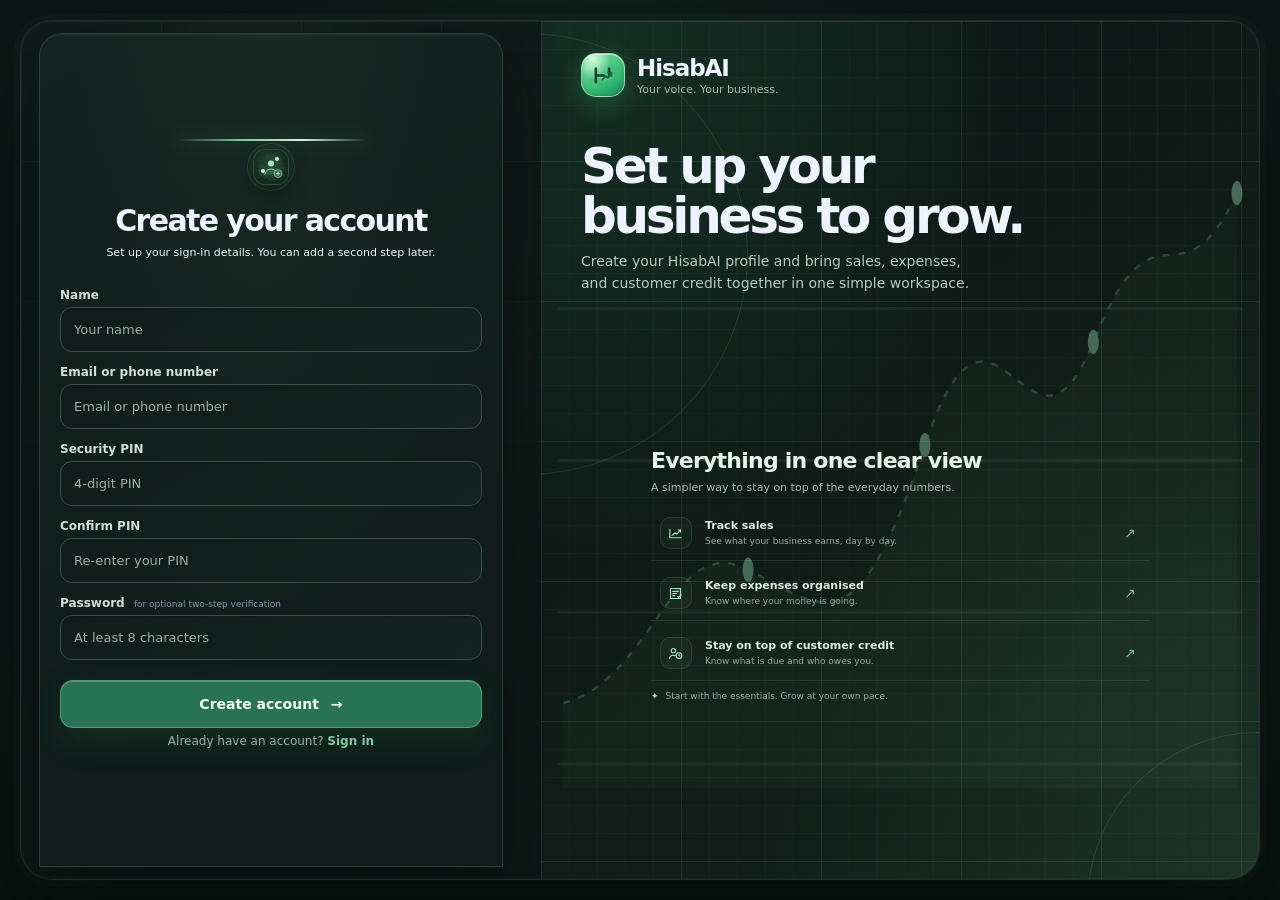
<file: register.html>
<!DOCTYPE html>
<html lang="en">
<head>
 <meta charset="UTF-8">
 <meta name="viewport" content="width=device-width, initial-scale=1.0">
 <meta name="theme-color" content="#081322">
 <title>Create account — HisabAI</title>
 <link rel="stylesheet" href="hisabai.css">
 <link rel="stylesheet" href="registration.css">
</head>
<body class="registrationPage">
<section class="loginScreen registrationScreen" aria-labelledby="registrationTitle">
 <div class="loginShell">
  <div class="loginPanel">
   <div class="loginCard registrationCard">
    <div class="registrationFormVisual" aria-hidden="true">
     <span class="registrationOrbit registrationOrbitOne"></span>
     <span class="registrationOrbit registrationOrbitTwo"></span>
     <svg viewBox="0 0 64 64">
      <circle class="registrationProfileHalo" cx="32" cy="32" r="25"></circle>
      <circle class="registrationProfileHead" cx="32" cy="24" r="7"></circle>
      <path class="registrationProfileBody" d="M18 49c1.6-8.2 6.2-12.3 14-12.3S44.4 40.8 46 49"></path>
      <circle class="registrationProfilePlus" cx="48" cy="47" r="9"></circle>
      <path class="registrationProfilePlusMark" d="M48 43v8m-4-4h8"></path>
     </svg>
     <i class="registrationVisualSpark registrationVisualSparkOne"></i>
     <i class="registrationVisualSpark registrationVisualSparkTwo"></i>
    </div>
    <div class="loginHeading">
     <h2 id="registrationTitle">Create your account</h2>
     <p>Set up your sign-in details. You can add a second step later.</p>
    </div>
    <form id="registrationForm" class="loginForm registrationForm">
     <div class="field"><label for="registerName">Name</label><input id="registerName" name="name" type="text" autocomplete="name" maxlength="80" placeholder="Your name" required></div>
     <div class="field"><label for="registerIdentifier">Email or phone number</label><input id="registerIdentifier" name="identifier" type="text" autocomplete="username" maxlength="160" placeholder="Email or phone number" required></div>
     <div class="field"><label for="registerPin">Security PIN</label><input id="registerPin" name="pin" type="password" inputmode="numeric" autocomplete="new-password" pattern="[0-9]{4}" minlength="4" maxlength="4" placeholder="4-digit PIN" title="Enter a 4-digit PIN" required></div>
     <div class="field"><label for="registerPinConfirm">Confirm PIN</label><input id="registerPinConfirm" name="pinConfirm" type="password" inputmode="numeric" autocomplete="new-password" pattern="[0-9]{4}" minlength="4" maxlength="4" placeholder="Re-enter your PIN" title="Re-enter the same 4-digit PIN" required></div>
     <div class="field"><label for="registerPassword">Password <small>for optional two-step verification</small></label><input id="registerPassword" name="password" type="password" autocomplete="new-password" minlength="8" maxlength="128" placeholder="At least 8 characters" required></div>
     <p id="registrationFeedback" class="registrationFeedback" role="status" aria-live="polite"></p>
     <button id="registrationSubmit" class="loginSubmit" type="submit">Create account <span aria-hidden="true">→</span></button>
    </form>
    <p class="signinPrompt">Already have an account? <a href="login.html">Sign in</a></p>
   </div>
  </div>
  <div class="loginIntro">
   <div class="loginBackgroundShade" aria-hidden="true"></div>
   <svg class="loginFinanceGraph" viewBox="0 0 520 260" preserveAspectRatio="none" aria-hidden="true">
    <path class="loginGraphBaseline" d="M12 222H508M12 172H508M12 122H508M12 72H508"></path>
    <path class="loginGraphArea" d="M16 202C82 194 94 145 150 158S228 185 278 117 354 135 400 83 461 75 504 34L504 230 16 230Z"></path>
    <path class="loginGraphLine" d="M16 202C82 194 94 145 150 158S228 185 278 117 354 135 400 83 461 75 504 34"></path>
    <circle cx="150" cy="158" r="4"></circle><circle cx="278" cy="117" r="4"></circle><circle cx="400" cy="83" r="4"></circle><circle cx="504" cy="34" r="4"></circle>
   </svg>
   <a class="loginBrand" href="login.html" aria-label="HisabAI sign in">
    <span class="logoMark" aria-hidden="true"><svg viewBox="0 0 48 48"><path d="M13 13v22M35 13v12M13 24h13" fill="none" stroke="currentColor" stroke-width="4.5" stroke-linecap="round"/><path d="m24 31 5-6 4 3 6-9m-6 0h6v6" fill="none" stroke="#69f0e0" stroke-width="3.2" stroke-linecap="round" stroke-linejoin="round"/></svg></span>
    <span><strong>HisabAI</strong><small>Your voice. Your business.</small></span>
   </a>
   <div class="loginPitch">
    <h1>Set up your business to grow.</h1>
    <p>Create your HisabAI profile and bring sales, expenses, and customer credit together in one simple workspace.</p>
   </div>
   <section class="registrationBenefits" aria-label="What you can manage with HisabAI">
    <h2>Everything in one clear view</h2>
    <p class="registrationBenefitsIntro">A simpler way to stay on top of the everyday numbers.</p>
    <div class="registrationBenefitList">
     <article class="registrationBenefit">
      <span class="registrationBenefitIcon" aria-hidden="true">
       <svg viewBox="0 0 24 24"><path d="M4 18V6m0 12h16M7 15l4-4 3 2 5-6"/><path d="M16 7h3v3"/></svg>
      </span>
      <span><strong>Track sales</strong><small>See what your business earns, day by day.</small></span>
      <span class="registrationBenefitArrow" aria-hidden="true">↗</span>
     </article>
     <article class="registrationBenefit">
      <span class="registrationBenefitIcon" aria-hidden="true">
       <svg viewBox="0 0 24 24"><path d="M5 5h14v14H5zM8 9h8M8 12h5M8 15h3"/><path d="m15 16 1.5 1.5L20 14"/></svg>
      </span>
      <span><strong>Keep expenses organised</strong><small>Know where your money is going.</small></span>
      <span class="registrationBenefitArrow" aria-hidden="true">↗</span>
     </article>
     <article class="registrationBenefit">
      <span class="registrationBenefitIcon" aria-hidden="true">
       <svg viewBox="0 0 24 24"><circle cx="9" cy="8" r="3"/><path d="M3.5 19c.4-3 2.2-4.5 5.5-4.5 1.3 0 2.3.2 3.1.7"/><circle cx="17" cy="15" r="4"/><path d="M17 13v2l1.4 1"/></svg>
      </span>
      <span><strong>Stay on top of customer credit</strong><small>Know what is due and who owes you.</small></span>
      <span class="registrationBenefitArrow" aria-hidden="true">↗</span>
     </article>
    </div>
    <p class="registrationBenefitsNote"><span aria-hidden="true">✦</span> Start with the essentials. Grow at your own pace.</p>
   </section>
   <div class="loginIllustration registrationIllustration" role="img" aria-label="Animated account setup illustration with profile, PIN security, and completed setup status">
    <div class="illustrationGlow"></div>
    <div class="illustrationOrbit illustrationOrbitOuter" aria-hidden="true"></div>
    <div class="illustrationOrbit illustrationOrbitInner" aria-hidden="true"></div>
    <div class="signupHalo" aria-hidden="true"></div>
    <div class="signupSetupCard" aria-hidden="true">
     <div class="signupCardTop"><span class="signupWindowDots"><i></i><i></i><i></i></span><span>ACCOUNT SETUP</span><span class="signupCardMenu">•••</span></div>
     <div class="signupProfile">
      <div class="signupAvatar"><svg viewBox="0 0 40 40" aria-hidden="true"><circle cx="20" cy="14" r="7" fill="currentColor"/><path d="M7 34c1.5-7 6-10.5 13-10.5S31.5 27 33 34" fill="currentColor"/></svg><span>+</span></div>
      <div class="signupProfileCopy"><strong>Your business profile</strong><span>Ready for your details</span></div>
      <span class="signupEditIcon" aria-hidden="true">✎</span>
     </div>
     <div class="signupFieldPreview"><span>EMAIL OR PHONE</span><i></i></div>
     <div class="signupFieldPreview"><span>SECURITY PIN</span><i class="signupPinDots">••••</i></div>
     <div class="signupProgress"><div><span>SETUP PROGRESS</span><strong>Almost there</strong></div><div class="signupProgressTrack"><i></i></div><small>2 of 3 steps</small></div>
    </div>
    <div class="signupCompleteBadge" aria-hidden="true"><span>✓</span> PROFILE READY</div>
    <div class="signupSpark signupSparkOne" aria-hidden="true">✦</div><div class="signupSpark signupSparkTwo" aria-hidden="true">✧</div>
   </div>
  </div>
 </div>
</section>
 <script src="auth.js"></script>
 <script>
 "use strict";
 const form=document.getElementById("registrationForm");
 const passwordField=document.getElementById("registerPassword");
 const pin=document.getElementById("registerPin");
 const pinConfirmation=document.getElementById("registerPinConfirm");
 const feedback=document.getElementById("registrationFeedback");
 try{
  const pendingIdentifier=sessionStorage.getItem("hisabai-pending-login-identifier");
  if(pendingIdentifier)document.getElementById("registerIdentifier").value=pendingIdentifier;
 }catch(error){
  console.error("Unable to prefill the account sign-in identifier:",error);
 }
 function validatePinMatch(){
  pinConfirmation.setCustomValidity(pinConfirmation.value&&pinConfirmation.value!==pin.value?"PINs do not match.":"");
 }
 pin.addEventListener("input",validatePinMatch);
 pinConfirmation.addEventListener("input",validatePinMatch);
 form.addEventListener("submit",async event=>{
  event.preventDefault();
  validatePinMatch();
  if(!form.reportValidity())return;
  const submit=document.getElementById("registrationSubmit");
  submit.disabled=true;
  feedback.className="registrationFeedback";
  feedback.textContent="";
  try{
   const account=await HisabAIAuth.registerAccount({
    name:document.getElementById("registerName").value,
    identifier:document.getElementById("registerIdentifier").value,
    pin:pin.value,
    password:passwordField.value
   });
   form.reset();
   feedback.classList.add("success");
   feedback.textContent=`Your account is ready, ${account.name}. Sign in with your email or phone number and PIN.`;
   setTimeout(()=>{window.location.href="login.html"},1400);
  }catch(error){
   console.error("Unable to create the HisabAI account:",error);
   feedback.classList.add("error");
   feedback.textContent=error.message||"Could not create your account.";
  }finally{
   submit.disabled=false;
  }
 });
 </script>
</body>
</html>
</file>
<file: hisabai.css>
:root{
  --ink:#edf4ff; --muted:#9aacc5; --paper:#111c2d; --bg:#081322;
  --plum:#65dcff; --plum2:#579eff; --line:#34435a;
  --green:#4be0a4; --red:#ff7a8c; --gold:#ffd166;
}
@view-transition{navigation:auto}
::view-transition-group(root){animation-duration:190ms}
::view-transition-old(root){animation:hisabPageOut 140ms ease both}
::view-transition-new(root){animation:hisabPageIn 190ms cubic-bezier(.2,.7,.2,1) both}
@keyframes hisabPageOut{to{opacity:.82;transform:scale(.996)}}
@keyframes hisabPageIn{from{opacity:0;transform:translateY(5px) scale(.996)}to{opacity:1;transform:translateY(0) scale(1)}}
@media(prefers-reduced-motion:reduce){
 ::view-transition-group(root),::view-transition-old(root),::view-transition-new(root){animation:none!important}
}
*{box-sizing:border-box}
[hidden]{display:none!important}
body{margin:0;font-family:Inter,ui-sans-serif,system-ui,-apple-system,BlinkMacSystemFont,"Segoe UI",sans-serif;background:radial-gradient(ellipse at 18% 12%,#142a42 0,transparent 38%),linear-gradient(135deg,#07111f,#0b1730 58%,#101b2d);color:var(--ink);min-height:100vh}
button,input,select{font:inherit}
button{cursor:pointer}
button:focus-visible,input:focus-visible,select:focus-visible{outline:3px solid #64ddff;outline-offset:3px}
.app{min-height:100vh;display:flex}
.sidebar{width:245px;background:linear-gradient(180deg,#08111e,#0b1727);color:#edf4ff;padding:24px 16px;position:fixed;inset:0 auto 0 0;z-index:5;border-right:1px solid #26394e}
.logo{display:flex;gap:10px;align-items:center;margin:4px 8px 30px}
.logoMark{position:relative;isolation:isolate;overflow:hidden;width:44px;height:44px;flex:none;border:1px solid #a2e6bdc2;border-radius:15px;background:radial-gradient(ellipse at 25% 10%,#d6ffe2 0,transparent 40%),linear-gradient(145deg,#75e29b 0%,#35b873 67%,#188657 100%);display:grid;place-items:center;color:#10452b;box-shadow:0 8px 24px #3fc87a40,inset 0 1px 0 #ffffffa8,inset 0 -2px 5px #14633c44;transition:transform .25s,box-shadow .25s}
.logoMark:after{position:absolute;z-index:1;inset:-50% auto -50% 0;width:42%;transform:translateX(-170%) rotate(25deg);background:linear-gradient(90deg,transparent,#ffffff72,transparent);content:"";animation:logoShimmer 1.4s 1s ease-in-out both;pointer-events:none}
.logoMark svg{position:relative;z-index:2;width:29px;height:29px;overflow:visible;filter:drop-shadow(0 1px 1px #ffffff55)}
.logoMark svg path:last-child{stroke:#176b45!important}
.loginBrand:hover .logoMark{transform:translateY(-2px) rotate(-3deg);box-shadow:0 12px 30px #43c87a55,inset 0 1px 0 #ffffffb8,inset 0 -2px 5px #14633c44}
.logo strong{font-size:20px;letter-spacing:-.04em}.logo small{display:block;color:#9aacc5;font-size:10px;margin-top:2px}
.nav button{width:100%;border:0;background:transparent;color:#a9bad1;text-align:left;padding:13px 14px;border-radius:12px;margin:3px 0;font-weight:650;transition:background .2s,color .2s}
.nav button.active,.nav button:hover{background:#172941;color:#eaf7ff;box-shadow:inset 3px 0 #62dcff}
.nav span{margin-right:10px}
.sidebarNote{margin-top:35px;background:#101e30;border:1px solid #30445d;padding:14px;border-radius:15px;font-size:12px;color:#a9bad1}
.sidebarNote b{color:#eaf7ff}
.main{margin-left:245px;flex:1;min-width:0;padding:26px;max-width:1450px}
.top{display:flex;justify-content:space-between;align-items:center;margin-bottom:20px}
.eyebrow{font-size:12px;letter-spacing:.13em;text-transform:uppercase;color:var(--plum);font-weight:800}
h1{margin:3px 0;font-size:30px;letter-spacing:-.045em}.subtitle{color:var(--muted);font-size:14px}
.profile{display:flex;align-items:center;gap:10px;background:#101c2d;border:1px solid var(--line);padding:8px 12px;border-radius:30px}
.avatar{width:32px;height:32px;border-radius:50%;background:#173751;display:grid;place-items:center;color:#69ddff;font-weight:800}
.page{display:none}.page.active{display:block}
.grid{display:grid;grid-template-columns:repeat(4,1fr);gap:14px}
.card{background:linear-gradient(145deg,#111e30,#0e1929);border:1px solid #2c3d55;border-radius:18px;padding:18px;box-shadow:0 12px 32px rgba(0,0,0,.18)}
.metric .label{font-size:12px;color:var(--muted);font-weight:700}.metric .value{font-size:25px;font-weight:850;margin-top:8px;letter-spacing:-.035em}.up{color:var(--green);font-size:11px;margin-top:5px}
.hero{margin-top:15px;background:radial-gradient(circle at 92% 8%,#254c77 0,transparent 33%),linear-gradient(120deg,#10283d,#10264a 58%,#172e57);color:#f2f7ff;border:1px solid #294666;border-radius:22px;padding:25px;display:flex;justify-content:space-between;gap:25px;align-items:center;overflow:hidden;position:relative}
.hero:after{content:"";position:absolute;width:280px;height:280px;border:55px solid rgba(94,217,255,.08);border-radius:50%;right:-90px;top:-120px}
.hero .eyebrow{color:#68e2ff!important}
.hero h2{font-size:25px;margin:6px 0;letter-spacing:-.04em}.hero p{color:#b5c7df;max-width:620px}.voiceBtn{position:relative;z-index:1;border:0;background:linear-gradient(110deg,#5ce6ed,#5b9fff);color:#071322;border-radius:14px;padding:15px 20px;font-weight:850;box-shadow:0 8px 24px #3aaeff35}
.voiceBtn .mic{font-size:22px;vertical-align:middle;margin-right:6px}
.sectionTitle{display:flex;justify-content:space-between;align-items:center;margin:22px 0 10px}.sectionTitle h3{margin:0}.link{color:#6bdfff;font-weight:750;font-size:13px;border:0;background:none}
table{width:100%;border-collapse:collapse}th,td{padding:13px 10px;border-bottom:1px solid var(--line);text-align:left;font-size:13px}th{font-size:11px;text-transform:uppercase;color:var(--muted);letter-spacing:.05em}
.pill{padding:5px 9px;border-radius:20px;font-size:11px;font-weight:800;display:inline-block}.sale{background:#12372f;color:#62e7ae}.expense{background:#3c202d;color:#ff91a1}.credit{background:#3c3420;color:#ffd166}
.voicePage{display:grid;grid-template-columns:1.1fr .9fr;gap:16px}.micPanel{text-align:center;padding:38px}.micCircle{width:125px;height:125px;border:0;border-radius:50%;margin:25px auto 18px;background:linear-gradient(145deg,#5ce6ed,#397cf5);color:#061322;display:grid;place-items:center;font-size:46px;box-shadow:0 0 0 13px #172b42,0 18px 45px #36bfff35}.micCircle.listening{animation:pulse 1.3s infinite}.micCircle:disabled{cursor:wait}@keyframes pulse{50%{transform:scale(1.07);box-shadow:0 0 0 22px #1b3551,0 18px 45px #36bfff55}}
.transcript{background:#0b1727;border:1px dashed #3a526f;border-radius:14px;padding:15px;text-align:left;min-height:80px;color:#b9c9dc}.bigAction{border:0;background:linear-gradient(110deg,#5ce6ed,#5b9fff);color:#071322;border-radius:12px;padding:12px 22px;font-weight:850;box-shadow:0 7px 20px #3aaeff22}
.form{display:grid;gap:12px}.field label{display:block;font-size:11px;color:var(--muted);font-weight:800;margin-bottom:5px}.field input,.field select,.field textarea{width:100%;padding:11px;border:1px solid #3a4a61;border-radius:10px;background:#0c1727;color:var(--ink)}.field textarea{resize:vertical;min-height:58px;font:inherit}.field input::placeholder,.field textarea::placeholder{color:#8498b1}.row{display:grid;grid-template-columns:1fr 1fr;gap:10px}
.reviewBox{border:1px solid #30445e;border-radius:16px;padding:16px;background:#0d1929}.aiTag{font-size:10px;background:#17364a;color:#6be0ff;font-weight:900;padding:4px 7px;border-radius:7px}
.reportGrid{display:grid;grid-template-columns:1fr 1fr;gap:16px}.bar{height:10px;background:#24334a;border-radius:10px;overflow:hidden;margin:8px 0 15px}.bar i{display:block;height:100%;background:linear-gradient(90deg,#58e3ed,#5d9fff);border-radius:10px}
.toast{position:fixed;right:22px;bottom:22px;background:#111e30;color:#edf4ff;border:1px solid #3b526d;padding:13px 16px;border-radius:12px;opacity:0;transform:translateY(15px);transition:.25s;z-index:20;font-size:13px;box-shadow:0 10px 30px #0007}.toast.show{opacity:1;transform:none}
.toolbar{display:flex;gap:10px;flex-wrap:wrap;margin-bottom:14px}.toolbar input,.toolbar select{min-width:145px;padding:10px 12px;border:1px solid #3a4a61;border-radius:10px;background:#0c1727;color:var(--ink)}
.smallAction,.dangerAction{border:1px solid #3a526f;background:#14243a;color:#c5eaff;border-radius:9px;padding:8px 10px;font-size:12px;font-weight:750;white-space:nowrap}.smallAction:hover{border-color:#65dcff}.dangerAction{color:#ff9eaa;border-color:#663746;background:#2b1b29}
.tableWrap{overflow-x:auto}.tableWrap table{min-width:680px}.actions{display:flex;gap:6px}.empty{text-align:center;color:var(--muted);padding:24px}
.customerGrid{display:grid;grid-template-columns:repeat(3,1fr);gap:14px;margin-bottom:16px}.customerCard{display:flex;justify-content:space-between;gap:12px;align-items:center}.customerCard h3{margin:0 0 5px}.customerBalance{font-size:21px;font-weight:850;color:#ffd166}
.dueRow{display:flex;justify-content:space-between;align-items:center;gap:12px;padding:13px 0;border-bottom:1px solid var(--line)}.dueRow:last-child{border-bottom:0}.overdue{color:#ff91a1}.dueSoon{color:#ffd166}
.modalBackdrop{position:fixed;inset:0;background:#020812c9;z-index:30;display:grid;place-items:center;padding:16px}.modalBackdrop[hidden]{display:none}.modal{width:min(540px,100%);max-height:90vh;overflow:auto;background:#101c2d;border:1px solid #3a506b;border-radius:20px;padding:22px;box-shadow:0 24px 70px #0009}.modalHead{display:flex;justify-content:space-between;align-items:center;margin-bottom:16px}.modalHead h2{margin:0}.modalClose{border:0;background:none;color:#a9bad1;font-size:26px}
.accountSettingsModal{width:min(820px,100%)}
.accountSettingsContent{display:grid;gap:18px}
.accountSettingsContent .sectionTitle{margin:0 0 10px}
@media(max-width:760px){.accountSettingsModal{max-height:92vh;padding:18px}.accountSettingsModal .reportGrid{grid-template-columns:1fr}}
.formActions{display:flex;justify-content:flex-end;gap:9px;margin-top:5px}
.mobileNav{display:none}
.loginScreen{min-height:100vh;display:flex;align-items:center;justify-content:flex-start;padding:26px;background:radial-gradient(ellipse at 45% 12%,#1e473433,transparent 43%),linear-gradient(180deg,#0c1715 0%,#0c1715 70%,#09120f 100%)}
.loginShell{position:relative;width:min(1320px,100%);min-height:min(790px,calc(100vh - 52px));display:grid;grid-template-columns:minmax(0,.84fr) minmax(0,1.16fr);overflow:hidden;border:1px solid #638a7538;border-radius:32px;background:#0c1715;box-shadow:0 38px 90px #020a079e,0 0 0 7px #a9d9ff05,inset 0 1px 0 #ffffff13;margin-left:0}
.loginShell:after{position:absolute;z-index:3;inset:0;border:1px solid #ffffff08;border-radius:inherit;content:"";pointer-events:none}
.loginIntro{position:relative;isolation:isolate;display:flex;flex-direction:column;justify-content:flex-start;overflow:hidden;padding:44px 52px 32px;background-image:linear-gradient(#a2e6bd12 1px,transparent 1px),linear-gradient(90deg,#a2e6bd12 1px,transparent 1px),linear-gradient(#a2e6bd08 1px,transparent 1px),linear-gradient(90deg,#a2e6bd08 1px,transparent 1px),radial-gradient(ellipse at 10% 2%,#214b3780 0,transparent 43%),radial-gradient(ellipse at 100% 100%,#304d3b70 0,transparent 48%),linear-gradient(145deg,#0c1715,#101d18 68%,#13241d);background-size:140px 140px,140px 140px,28px 28px,28px 28px,auto,auto,auto}
.loginBackgroundShade{position:absolute;inset:0;width:100%;height:100%;pointer-events:none}
.loginBackgroundShade{z-index:-1;background:linear-gradient(110deg,#0c17151a 0%,#0c17150d 50%,#0c17151a 100%)}
.loginFinanceGraph{position:absolute;z-index:0;inset:8% 0 0;width:100%;height:92%;overflow:visible;opacity:.38;pointer-events:none}
.loginGraphBaseline{fill:none;stroke:rgba(160,193,177,.24);stroke-width:1}
.loginGraphArea{fill:#7cb894;opacity:.12}
.loginGraphLine{fill:none;stroke:#4d9a75;stroke-width:2.4;stroke-dasharray:7 9;vector-effect:non-scaling-stroke}
.loginFinanceGraph circle{fill:#a2e6bd}
.loginGridSweep{position:absolute;z-index:0;inset:0;overflow:hidden;pointer-events:none;opacity:.6;mask-image:linear-gradient(180deg,transparent,black 17%,black 82%,transparent)}
.loginGridSweep:before{position:absolute;inset:-30% auto -30% 0;width:36%;transform:translateX(-155%) skewX(-18deg);background:linear-gradient(90deg,transparent,#98e5ad0a 35%,#98e5ad20 50%,#98e5ad0a 65%,transparent);content:"";animation:loginGridSweepPass 4s 1s ease-in-out both}
.loginIntro:focus-within{outline:none}
.loginIntro:before,.loginIntro:after{position:absolute;z-index:-1;border:1px solid #a2e6bd24;border-radius:50%;content:""}
.loginIntro:before{width:440px;height:440px;top:12px;left:-235px}
.loginIntro:after{width:340px;height:340px;right:-170px;bottom:-195px}
.loginBrand{display:inline-flex;align-items:center;gap:12px;width:max-content;color:var(--ink);text-decoration:none}
.loginBrand strong{display:block;font-size:23px;letter-spacing:-.045em}
.loginBrand small{display:block;margin-top:2px;color:#a7b8af;font-size:11px}
.loginBrandRow{position:relative;z-index:1;display:flex;align-items:center;justify-content:space-between;gap:12px;animation:loginRiseIn .65s both}
.loginPrivacyBadge{display:inline-flex;flex:none;align-items:center;gap:7px;padding:8px 11px;border:1px solid #a2e6bd26;border-radius:999px;background:#a2e6bd0b;color:#c3e9d1;font-size:10px;font-weight:750;letter-spacing:.01em;box-shadow:inset 0 1px 0 #ffffff0a}
.loginPrivacyBadge svg{width:14px;height:14px;fill:none;stroke:#8bd2aa;stroke-linecap:round;stroke-linejoin:round;stroke-width:1.6}
.loginPitch{position:relative;z-index:1;max-width:500px;margin-top:clamp(22px,3vh,38px);padding-top:0}
.loginShowcase{position:relative;z-index:1;width:min(100%,560px);margin:auto auto 5px;padding:0 8px 18px;perspective:900px}
.loginShowcaseCard{position:relative;padding:17px 19px 13px;overflow:hidden;border:1px solid #9bd4ad30;border-radius:18px;background:linear-gradient(145deg,#14271feF,#0d1b16f2);box-shadow:0 18px 42px #020a0760,inset 0 1px 0 #ffffff12;transform:translateY(0) rotateX(0);transition:transform .35s ease,border-color .35s ease,box-shadow .35s ease;animation:loginShowcaseIn .8s .2s both}
.loginShowcase:hover .loginShowcaseCard{transform:translateY(-5px) rotateX(1deg);border-color:#9bd4ad70;box-shadow:0 30px 68px #020a0799,inset 0 1px 0 #ffffff1c}
.loginShowcaseTop,.loginShowcaseFooter{display:flex;align-items:center;justify-content:space-between;gap:12px}
.loginShowcaseTitle{display:inline-flex;align-items:center;gap:8px;color:#d7e9dd;font-size:9px;font-weight:850;letter-spacing:.13em}
.loginShowcaseTitle i{width:7px;height:7px;border-radius:50%;background:#86d9a2;box-shadow:0 0 8px #86d9a280}
.loginShowcasePeriod{color:#8da99a;font-size:8px;font-weight:750;letter-spacing:.08em}
.loginShowcaseBody{display:grid;grid-template-columns:minmax(145px,.75fr) minmax(0,1.25fr);align-items:center;gap:18px;padding:13px 0 10px}
.loginShowcaseMetric{display:grid;gap:5px}
.loginShowcaseMetric>span{color:#9ab4a4;font-size:10px;font-weight:650}
.loginShowcaseMetric strong{color:#f1fff5;font-size:clamp(20px,2.3vw,27px);font-variant-numeric:tabular-nums;letter-spacing:-.055em;white-space:nowrap}
.loginShowcaseMetric small{color:#91ad9c;font-size:9px;white-space:nowrap}
.loginShowcaseMetric small b{color:#8de0a7;font-weight:850}
.loginShowcaseChart{display:block;width:100%;height:78px;overflow:visible}
.loginShowcaseGrid{fill:none;stroke:#b2d8be1c;stroke-width:1;vector-effect:non-scaling-stroke}
.loginShowcaseBars rect{fill:#8bcf9a;opacity:.12;transform-box:fill-box;transform-origin:center bottom;animation:loginShowcaseBarRise .7s ease-out both}
.loginShowcaseBars rect:nth-child(2){animation-delay:.12s}
.loginShowcaseBars rect:nth-child(3){animation-delay:.22s}
.loginShowcaseBars rect:nth-child(4){animation-delay:.32s}
.loginShowcaseBars rect:nth-child(5){animation-delay:.42s}
.loginShowcaseBars rect:nth-child(6){animation-delay:.52s}
.loginShowcaseBars rect:nth-child(7){animation-delay:.62s}
.loginShowcaseArea{fill:url(#loginChartFill);opacity:0;animation:loginShowcaseAreaIn .8s .55s ease-out forwards}
.loginShowcaseLine{fill:none;stroke:#8bd9a4;stroke-width:2.5;stroke-linecap:round;stroke-linejoin:round;stroke-dasharray:330;stroke-dashoffset:330;vector-effect:non-scaling-stroke;animation:loginShowcaseDraw 1.8s .35s ease-out forwards}
.loginShowcaseDot{fill:#c6f4d2;stroke:#79c993;stroke-width:2;transform-box:fill-box;transform-origin:center;animation:loginShowcaseDotIn .45s 1.9s both}
.loginShowcaseFooter{justify-content:flex-start;gap:20px;padding-top:10px;border-top:1px solid #a4cbb015;color:#8fa99a;font-size:8px;font-weight:650}
.loginShowcaseFooter span{display:inline-flex;align-items:center;gap:6px}
.loginShowcaseFooter span:before{width:5px;height:5px;border-radius:50%;background:#78bc8b;content:""}
.loginShowcaseFooter span:nth-child(2):before{background:#829c8a}
.loginShowcaseFooter span:nth-child(3):before{background:#bfd9c5}
.loginShowcaseToast{position:absolute;right:0;bottom:0;display:inline-flex;align-items:center;gap:7px;padding:8px 11px;border:1px solid #9bd4ad38;border-radius:11px;background:#13251df2;color:#d2e8d8;box-shadow:0 12px 28px #020a0775;font-size:9px;font-weight:750;animation:loginToastFloat 4.8s ease-in-out 2}
.loginShowcaseToast i{display:grid;width:16px;height:16px;place-items:center;border-radius:50%;background:#2b6946;color:#b8efc4;font-size:10px;font-style:normal}
@keyframes loginShowcaseIn{from{opacity:0;transform:translateY(14px)}to{opacity:1;transform:translateY(0)}}
@keyframes loginShowcaseDraw{to{stroke-dashoffset:0}}
@keyframes loginShowcaseAreaIn{to{opacity:1}}
@keyframes loginShowcaseDotIn{from{opacity:0;transform:scale(.2)}to{opacity:1;transform:scale(1)}}
@keyframes loginToastFloat{0%,100%{transform:translateY(0)}50%{transform:translateY(-5px)}}
@keyframes loginGridSweepPass{0%{transform:translateX(-155%) skewX(-18deg);opacity:0}25%{opacity:1}70%{opacity:.55}100%{transform:translateX(333%) skewX(-18deg);opacity:0}}
@keyframes loginShowcaseBarRise{from{transform:scaleY(.15);opacity:0}to{transform:scaleY(1);opacity:.12}}
.loginEyebrow{display:inline-flex;align-items:center;gap:8px;margin-bottom:17px;color:#a9d7ed;font-size:10px;font-weight:850;letter-spacing:.15em}
.loginEyebrow span{width:7px;height:7px;border-radius:50%;background:#65e5eb;box-shadow:0 0 13px #65e5ebbd}
.loginPitch h1{max-width:500px;margin:0;font-size:clamp(36px,4vw,50px);line-height:.99;letter-spacing:-.065em}
.loginPitch p{max-width:400px;margin:10px 0 0;color:#b5cbc0;font-size:14px;line-height:1.55}
.loginIllustration{position:relative;isolation:isolate;display:grid;place-items:center;min-height:420px;margin:16px -8px 0;overflow:visible}
.loginIntro>.loginIllustration{display:none}
.loginIllustration>svg{position:relative;z-index:1;width:min(100%,560px);height:auto;overflow:visible;filter:drop-shadow(0 18px 20px #07122655);animation:illustrationFloat 7s ease-in-out infinite}
.loginIllustration:before{position:absolute;z-index:-2;inset:5% -1% 0;border:1px solid #8ec7ff12;border-radius:46% 54% 52% 48%/48% 43% 57% 52%;background:radial-gradient(ellipse at 55% 66%,#24498435 0,transparent 59%);content:"";animation:visualHalo 14s ease-in-out infinite alternate}
.illustrationGlow{position:absolute;z-index:-2;right:14%;bottom:10%;width:54%;height:32%;border-radius:50%;background:#42c7ff30;filter:blur(40px);animation:illustrationGlow 5s ease-in-out infinite alternate}
.illustrationOrbit{position:absolute;z-index:-1;left:50%;top:51%;border:1px solid #9cd5ff16;border-radius:50%;pointer-events:none}
.illustrationOrbitOuter{width:min(83%,480px);aspect-ratio:1;transform:translate(-50%,-50%);animation:orbitRotate 34s linear infinite}
.illustrationOrbitInner{width:min(68%,390px);aspect-ratio:1;border-style:dashed;border-color:#81dbf010;transform:translate(-50%,-50%) rotate(-25deg);animation:orbitRotateReverse 44s linear infinite}
.illustrationChartLine{stroke-dasharray:360;stroke-dashoffset:360;animation:chartDraw 2s .25s ease-out forwards}
.chartEndGlow{transform-box:fill-box;transform-origin:center;animation:chartPulse 2.8s ease-out infinite}
.salesFloatCard,.paymentFloatCard{position:absolute;z-index:3;overflow:hidden;border:1px solid #89b6dc38;background:linear-gradient(150deg,#1a2b42ed,#101b2dea);box-shadow:0 16px 44px #030b1aa8,inset 0 1px 0 #ffffff14;backdrop-filter:blur(15px)}
.salesFloatCard{top:5%;right:3%;width:174px;padding:12px 13px 9px;border-radius:15px;animation:summaryFloat 6.5s ease-in-out infinite}
.salesFloatCard>strong{display:block;margin:8px 0 2px;color:#f0f7ff;font-size:22px;font-variant-numeric:tabular-nums;letter-spacing:-.045em}
.salesFloatTop{display:flex;align-items:center;gap:6px;color:#9db1c9;font-size:8px;font-weight:750}
.salesFloatIcon{display:grid;width:19px;height:19px;flex:none;place-items:center;border:1px solid #70dff048;border-radius:7px;background:#143349;color:#78e3ed;font-size:11px;font-weight:900}
.salesFloatTrend{margin-left:auto;color:#54dfa9;font-size:8px;font-weight:850}
.salesSparkline{display:block;width:100%;height:25px;overflow:visible}
.paymentFloatCard{bottom:7%;left:1%;display:flex;align-items:center;gap:8px;padding:9px 10px;border-radius:12px;animation:paymentFloat 5.5s ease-in-out infinite}
.paymentFloatIcon{display:grid;width:28px;height:28px;flex:none;place-items:center;border-radius:9px;background:#123b34;color:#58e0aa;font-size:17px;font-weight:850}
.paymentFloatCard>span:nth-child(2){display:grid;gap:3px}
.paymentFloatCard strong{color:#e6f0ff;font-size:9px}
.paymentFloatCard small{color:#8fa7bf;font-size:8px}
.paymentFloatCheck{display:grid;width:17px;height:17px;margin-left:2px;place-items:center;border:1px solid #4bd3a470;border-radius:50%;color:#4be0a4;font-size:10px}
.floatingCoin{position:absolute;z-index:2;display:grid;place-items:center;border:1px solid #9ae9eb77;border-radius:50%;background:radial-gradient(circle at 32% 25%,#59c9d6,#276794 70%);color:#d3fffa;font-weight:850;box-shadow:0 9px 24px #020b1b78,inset 0 1px 0 #ffffff82,0 0 18px #56dcdf20}
.floatingCoinOne{top:35%;left:11px;width:34px;height:34px;font-size:16px;animation:coinFloat 4.8s ease-in-out infinite}
.floatingCoinTwo{top:18%;right:29%;width:23px;height:23px;font-size:11px;opacity:.82;animation:coinFloat 5.8s -1.5s ease-in-out infinite}
@keyframes illustrationFloat{0%,100%{transform:translateY(0)}50%{transform:translateY(-7px)}}
@keyframes logoShimmer{0%,70%,100%{transform:translateX(-170%) rotate(25deg)}35%{transform:translateX(320%) rotate(25deg)}}
@keyframes visualHalo{from{border-radius:46% 54% 52% 48%/48% 43% 57% 52%;transform:rotate(-3deg) scale(.98)}to{border-radius:54% 46% 46% 54%/44% 56% 44% 56%;transform:rotate(3deg) scale(1.02)}}
@keyframes summaryFloat{0%,100%{transform:translateY(0)}50%{transform:translateY(-8px)}}
@keyframes paymentFloat{0%,100%{transform:translateY(0)}50%{transform:translateY(6px)}}
@keyframes coinFloat{0%,100%{transform:translateY(0) rotate(-7deg)}50%{transform:translateY(-10px) rotate(7deg)}}
@keyframes orbitRotate{to{transform:translate(-50%,-50%) rotate(360deg)}}
@keyframes orbitRotateReverse{to{transform:translate(-50%,-50%) rotate(-385deg)}}
@keyframes chartPulse{0%{opacity:.3;transform:scale(.7)}55%,100%{opacity:0;transform:scale(2.4)}}
@keyframes illustrationGlow{from{opacity:.55;transform:scale(.94)}to{opacity:1;transform:scale(1.05)}}
@keyframes chartDraw{to{stroke-dashoffset:0}}
@keyframes loginRiseIn{from{opacity:0;transform:translateY(12px)}to{opacity:1;transform:translateY(0)}}
@keyframes loginFormVisualFloat{0%,100%{transform:translateX(-50%) translateY(0)}50%{transform:translateX(-50%) translateY(-4px)}}
@keyframes loginFormCheckDraw{to{stroke-dashoffset:0}}
.loginPanel{position:relative;isolation:isolate;display:grid;place-items:stretch start;padding:26px 18px;background:radial-gradient(ellipse at 45% 12%,#214b3728,transparent 43%),linear-gradient(155deg,#0f1c19,#0c1715)}
.loginPanel:before{position:absolute;z-index:-1;inset:0;background-image:linear-gradient(#a2e6bd11 1px,transparent 1px),linear-gradient(90deg,#a2e6bd11 1px,transparent 1px),linear-gradient(#a2e6bd07 1px,transparent 1px),linear-gradient(90deg,#a2e6bd07 1px,transparent 1px);background-size:140px 140px,140px 140px,28px 28px,28px 28px;mask-image:linear-gradient(180deg,#0008,transparent 82%);content:"";pointer-events:none}
.loginCard{position:relative;display:flex;flex-direction:column;justify-content:center;width:min(100%,460px);height:100%;padding:34px 36px;border:1px solid #294039;border-radius:23px;background:linear-gradient(151deg,#14231f,#0f1c19 71%);box-shadow:0 28px 70px #020a077a,inset 0 1px 0 #ffffff13}
.loginCard{animation:loginRiseIn .75s .08s both}
.loginCard:after{position:absolute;z-index:-1;inset:0;border-radius:inherit;background:radial-gradient(ellipse at 50% 0,#78c39b0c,transparent 60%);content:"";pointer-events:none}
.loginCard:before{display:block;width:46%;height:2px;margin:-35px auto 38px;border-radius:2px;background:linear-gradient(90deg,transparent,#78c39b,#d6f3df,transparent);box-shadow:0 0 19px #78c39b70;content:""}
.loginFormVisual{position:absolute;z-index:1;top:11px;left:50%;display:grid;width:43px;height:43px;place-items:center;border:1px solid #8ed5a747;border-radius:15px;background:linear-gradient(145deg,#1b3c2d,#13271e);box-shadow:0 0 0 5px #8ed5a70a,0 9px 24px #01080573;transform:translateX(-50%);animation:loginFormVisualFloat 4.6s ease-in-out 2}
.loginFormVisual svg{position:relative;z-index:1;width:27px;height:27px;overflow:visible;filter:drop-shadow(0 0 5px #81d4a044)}
.loginFormShield{fill:#86d5a31c;stroke:#a1e4b5;stroke-width:1.8;stroke-linejoin:round}
.loginFormCheck{fill:none;stroke:#d1f5d9;stroke-width:2.6;stroke-linecap:round;stroke-linejoin:round;stroke-dasharray:20;stroke-dashoffset:20;animation:loginFormCheckDraw .9s .4s ease-out forwards}
.loginFormVisualOrbit{position:absolute;inset:-7px;border:1px solid #97dcb521;border-radius:19px}
.loginFormSpark{position:absolute;z-index:2;width:5px;height:5px;border-radius:50%;background:#baf1c6;box-shadow:0 0 9px #a6ebba}
.loginFormSparkOne{top:2px;right:1px}
.loginFormSparkTwo{bottom:3px;left:0;width:4px;height:4px}
.loginHeading{text-align:center;margin-bottom:38px}
.loginHeading h2{margin:10px 0 8px;font-size:clamp(31px,3.4vw,43px);letter-spacing:-.055em}
.loginForm{display:grid;gap:22px}
.loginForm .field label{margin-bottom:10px;color:#d2dfd8;font-size:13px}
.loginForm .field input{min-height:60px;padding:15px 16px;border-color:#385249;border-radius:12px;background:linear-gradient(145deg,#0f1c19,#14231f);color:var(--ink);font-size:14px;box-shadow:inset 0 1px 2px #0003;transition:border-color .2s,background .2s,box-shadow .2s}
.loginForm .field input::placeholder{color:#9aada3}
.loginForm .field input:hover{border-color:#5c8070}
.loginForm .field input:focus{border-color:#78c39b;background:#14231f;box-shadow:0 0 0 4px #78c39b17,0 8px 25px #020a0730;outline:none}
.loginPasswordField{position:relative}
.loginPasswordField input{padding-right:65px!important}
.passwordToggle{position:absolute;top:50%;right:12px;transform:translateY(-50%);padding:6px;border:0;background:transparent;color:#8bd2aa;font-size:12px;font-weight:800}
.loginOptions{display:flex;justify-content:space-between;align-items:center;gap:12px;margin-top:-20px;color:#a7b8af;font-size:13px}
.rememberOption{display:inline-flex;align-items:center;gap:9px;cursor:pointer}
.rememberOption input{width:16px;height:16px;margin:0;accent-color:#397b61}
.loginLink{padding:5px 0;border:0;background:transparent;color:#8bd2aa;font-size:13px;font-weight:800}
.loginOptions .loginLink{text-decoration:none}
.loginLink:hover,.createAccount:hover{text-decoration:underline}
.loginFeedback{margin:0;color:#b5cbc0;text-align:center;font-size:12px;line-height:1.45}
.loginFeedback:empty{display:none}
.loginSubmit{position:relative;overflow:hidden;display:flex;justify-content:center;align-items:center;gap:12px;min-height:60px;margin-top:0;padding:14px 18px;border:1px solid #78c39b80;border-radius:13px;background:#287356;color:#f5fff8;font-size:14px;font-weight:900;box-shadow:0 12px 34px #28735633,inset 0 1px 0 #ffffff33;transition:transform .2s,filter .2s,box-shadow .2s}
.loginSubmit:after{position:absolute;inset:0 auto 0 -70%;width:42%;transform:skewX(-23deg);background:linear-gradient(90deg,transparent,#ffffff55,transparent);content:"";transition:left .65s}
.loginSubmit:hover{transform:translateY(-2px);background:#368464;box-shadow:0 18px 42px #2873564a,inset 0 1px 0 #ffffff66}
.loginSubmit:hover:after{left:130%}
.loginSubmit:active{transform:translateY(0)}
.loginSubmit:disabled{cursor:wait;opacity:.72;transform:none}
.loginTrust{margin-top:30px;color:#36c18b;text-align:center;font-size:12px;font-weight:900;letter-spacing:.08em;line-height:1.45}
.loginTrust span{display:block;margin-top:3px}
.createAccount{display:block;width:max-content;margin:14px auto 0;padding:6px 8px;border:0;background:transparent;color:#8bd2aa;font-size:14px;font-weight:850;text-decoration:none}
.securitySetting{display:grid;grid-template-columns:1fr auto;align-items:center;gap:12px}
.securitySetting h3{margin:0;font-size:16px}
.securitySetting .subtitle{margin:6px 0}
.securityStatus{color:#76dcff;font-size:11px;font-weight:800}
.securityToggle{display:flex;align-items:center;gap:9px;color:#dce8f8;font-size:12px;font-weight:750;cursor:pointer}
.securityToggle input{width:18px;height:18px;margin:0;accent-color:#5b9fff}
.securityDisclaimer{grid-column:1/-1;margin:0;color:#8398b4;font-size:11px;line-height:1.5}
.secondStepModal{width:min(440px,100%)}
.secondStepModal .modalHead{align-items:flex-start}
.secondStepModal .modalHead h2{margin:5px 0 0;font-size:22px}
.secondStepFeedback{min-height:18px;margin:0;color:#ffabb5;font-size:12px;line-height:1.5}
.logoutButton{padding:7px 10px;border:1px solid #354962;border-radius:9px;background:#14243a;color:#b8dfff;font-size:11px;font-weight:750}
.logoutButton:hover{border-color:#65dcff;color:#edf4ff}
.toolbarActions{display:flex;align-items:center;gap:8px;flex-wrap:wrap}
.inventoryEditor{margin:16px 0}
.inventoryEditor h3{margin:0 0 14px}
.inventoryEditor .form>.row:nth-child(3){grid-template-columns:repeat(3,minmax(0,1fr))}
.inlineSearch{max-width:320px;padding:9px 12px;border:1px solid #3a4a61;border-radius:10px;background:#0c1727;color:var(--ink)}
.stockBadge{display:inline-block;padding:5px 8px;border-radius:999px;font-size:10px;font-weight:850;white-space:nowrap}
.stockReady,.paidStatus{background:#12372f;color:#62e7ae}
.stockLow{background:#3c3420;color:#ffd166}
.stockOut{background:#3c202d;color:#ff91a1}
.stockAlertRow{display:flex;justify-content:space-between;align-items:center;gap:12px;padding:11px 0;border-bottom:1px solid var(--line)}
.stockAlertRow:last-child{border-bottom:0}
.stockAlertRow>span:first-child{display:grid;gap:3px}
.stockAlertRow small,.transactionItems{display:block;color:var(--muted);font-size:11px;margin-top:4px}
.paymentStatus{display:block;width:max-content;margin-top:5px;padding:3px 7px;border-radius:999px;font-size:10px;font-weight:800}
.saleModal{width:min(700px,100%)}
.saleModal .modalHead h2{margin:5px 0 0}
.saleItems{display:grid;gap:8px;margin-bottom:9px}
.saleItemRow{display:grid;grid-template-columns:minmax(140px,1fr) 86px 90px 34px;align-items:center;gap:8px}
.saleItemRow select,.saleItemRow input{min-width:0;width:100%;padding:9px 10px;border:1px solid #3a4a61;border-radius:9px;background:#0c1727;color:var(--ink)}
.saleLineTotal{text-align:right;font-size:12px;font-weight:800}
.saleRemove{min-width:34px;padding:6px;font-size:18px}
.saleTotals{display:flex;justify-content:space-between;gap:12px;padding:12px 0;border-top:1px solid var(--line);font-size:13px}
.saleTotals span{display:grid;gap:4px;color:var(--muted)}
.saleTotals b{color:var(--ink);font-size:17px}
.saleFeedback{min-height:0;margin:0;color:#ffabb5;font-size:12px;line-height:1.45}
.saleFeedback:empty{display:none}
.billModal{width:min(850px,100%);max-height:92vh}
.billSettings h3{margin:0 0 5px}
.grid.billMetrics{grid-template-columns:repeat(3,minmax(0,1fr))}
.billProfileForm{align-items:flex-end;margin:12px 0 0}
.billProfileForm .field{flex:1;min-width:190px}
.billProfileForm .field input{margin-top:6px}
.billProfileForm .subtitle{align-self:center}
.billFilters #billSearch{flex:1;min-width:220px}
#billBody .actions{flex-wrap:wrap}
#billBody .actions .smallAction{padding:7px 8px;font-size:11px}
.billToolbar{align-items:flex-start}
.billToolbar h2{margin:5px 0 0;font-size:19px}
.billPreview{max-height:calc(92vh - 190px);overflow:auto;border-radius:12px;background:#f3f6fa}
.billSheet{max-width:760px;margin:0 auto;padding:36px;background:#fff;color:#172033;font:14px/1.45 Arial,sans-serif}
.billBrand,.billBrand>div,.billTitleRow,.billMeta,.billTotals>div{display:flex;justify-content:space-between;align-items:center;gap:16px}
.billBrand>div{justify-content:flex-start}
.billBrandMark{display:grid;width:44px;height:44px;place-items:center;border-radius:14px;background:#e1f8fb;color:#157c97;font-size:23px;font-weight:900}
.billBrand strong,.billBrand small,.billMeta small,.billMeta strong,.billMeta span,.billNumber small,.billNumber strong{display:block}
.billBrand strong{font-size:18px}
.billBrand small{margin-top:4px;color:#64748b}
.billCopyLabel,.billTitleRow p,.billMeta small,.billNumber small{color:#64748b;font-size:10px;font-weight:800;letter-spacing:.1em}
.billTitleRow{margin:30px 0 22px;align-items:flex-end}
.billTitleRow p{margin:0 0 7px;color:#16819a}
.billTitleRow h2{margin:0;font-size:25px;letter-spacing:-.04em}
.billNumber{text-align:right}
.billNumber strong{margin-top:7px;color:#16819a;font-size:12px}
.billMeta{align-items:flex-start;padding:16px 0;border-top:1px solid #e2e8f0;border-bottom:1px solid #e2e8f0}
.billMeta small{margin-bottom:7px}
.billMeta strong{font-size:12px}
.billMeta span{margin-top:4px;color:#64748b;font-size:12px}
.billTable{width:100%;margin-top:22px;border-collapse:collapse}
.billTable th,.billTable td{padding:11px 8px;border-bottom:1px solid #e2e8f0;text-align:left;font-size:12px}
.billTable th{color:#64748b;font-size:10px;letter-spacing:.07em;text-transform:uppercase}
.billTable th:nth-child(n+2),.billTable td:nth-child(n+2){text-align:right}
.billTotals{width:min(330px,100%);margin:18px 0 0 auto}
.billTotals>div{padding:8px 0;font-size:12px}
.billTotals>div:nth-child(2){border-top:1px solid #d9e1ec;font-size:15px}
.billBalanceDue{color:#aa5c00}
.billThanks{margin-top:28px;padding-top:15px;border-top:1px solid #e2e8f0;color:#64748b;text-align:center;font-size:12px}
.billActions{display:flex;justify-content:flex-end;gap:8px;margin-top:14px}
.billHelp{margin:10px 0 0;color:#9aacc5;font-size:11px;line-height:1.5}
#mainApp{
 --ink:#15243a;
 --muted:#71819a;
 --paper:#fff;
 --bg:#f5f8fc;
 --plum:#3288e8;
 --plum2:#5c91f5;
 --line:#e5ebf3;
 --green:#168a67;
 --red:#d95568;
 --gold:#a96b08;
 min-height:100vh;
 color:var(--ink);
 background:
  radial-gradient(ellipse at 85% 0,#e6f5ff 0,transparent 31%),
  linear-gradient(145deg,#f8faff,#f3f6fb 58%,#f8f9fd);
}
#mainApp .sidebar{
 width:258px;
 padding:25px 17px 20px;
 background:
  radial-gradient(ellipse at 12% 0,#173e5666 0,transparent 36%),
  linear-gradient(180deg,#0b1728,#101a2c 70%,#121c30);
 border-right:1px solid #26384d;
 box-shadow:10px 0 35px #0b18310a;
 overflow-y:auto;
}
#mainApp .sidebar::-webkit-scrollbar{width:5px}
#mainApp .sidebar::-webkit-scrollbar-thumb{border-radius:5px;background:#40526a}
#mainApp .logo{gap:12px;margin:3px 9px 36px}
#mainApp .logoMark{width:42px;height:42px;border-radius:14px}
#mainApp .logo strong{font-size:19px}
#mainApp .logo small{color:#9eb2ca;font-size:10px}
#mainApp .nav{display:grid;gap:5px}
#mainApp .nav button{
 display:flex;
 align-items:center;
 gap:12px;
 min-height:44px;
 margin:0;
 padding:10px 12px;
 border:1px solid transparent;
 border-radius:12px;
 color:#a7b7cb;
 font-size:13px;
 font-weight:650;
 letter-spacing:.005em;
 transition:background .2s,border-color .2s,color .2s,transform .2s;
}
#mainApp .nav button svg{
 width:18px;
 height:18px;
 flex:none;
 fill:none;
 stroke:currentColor;
 stroke-linecap:round;
 stroke-linejoin:round;
 stroke-width:1.7;
}
#mainApp .nav button:hover{
 transform:translateX(2px);
 background:#ffffff0a;
 color:#eef7ff;
}
#mainApp .nav button.active{
 border-color:#67d9ed26;
 background:linear-gradient(110deg,#17425a,#173356 76%,#1b3152);
 color:#eafaff;
 box-shadow:inset 3px 0 #5ce6ed,0 8px 20px #06142630;
}
#mainApp .nav span{margin:0}
#mainApp .sidebarNote{
 margin:35px 2px 0;
 padding:15px;
 border:1px solid #ffffff12;
 background:linear-gradient(145deg,#14243a,#101b2d);
 color:#9eafc4;
 line-height:1.65;
}
#mainApp .sidebarNote b{color:#dcecff}
#mainApp .main{
 max-width:none;
 margin-left:258px;
 padding:30px clamp(24px,3.3vw,52px) 56px;
}
#mainApp .top{margin-bottom:26px;gap:20px}
#mainApp .top .eyebrow{color:#4387d7;font-size:10px;letter-spacing:.16em}
#mainApp .top h1{
 margin:6px 0 4px;
 color:#14243a;
 font-size:clamp(26px,2.5vw,34px);
 font-weight:780;
 letter-spacing:-.055em;
}
#mainApp .subtitle{color:#76869d;font-size:13px;line-height:1.6}
#mainApp .profile{
 gap:11px;
 padding:8px 9px 8px 11px;
 border-color:#e5ebf3;
 border-radius:16px;
 background:#ffffffd9;
 box-shadow:0 7px 20px #172d4a08;
}
#mainApp .profile b{color:#20324b;font-size:12px}
#mainApp .profile small{color:#7b8ba1;font-size:10px}
#mainApp .avatar{
 width:36px;
 height:36px;
 background:linear-gradient(145deg,#dff7fa,#e6efff);
 color:#267fa6;
 font-size:12px;
}
#mainApp .logoutButton{
 margin-left:5px;
 padding:8px 11px;
 border-color:#dbe5f0;
 background:#fff;
 color:#405572;
 transition:border-color .2s,background .2s,color .2s;
}
#mainApp .logoutButton:hover{border-color:#88cfe3;background:#f2fbff;color:#176c91}
#mainApp .grid{gap:15px}
#mainApp .card{
 border:1px solid #e5ebf3;
 border-radius:17px;
 padding:20px;
 background:linear-gradient(150deg,#fff,#fcfdff);
 box-shadow:0 8px 24px #172d4a08,0 1px 2px #172d4a05;
}
#mainApp .metric{position:relative;min-height:128px;overflow:hidden}
#mainApp .metric:after{
 position:absolute;
 top:-24px;
 right:-23px;
 width:88px;
 height:88px;
 border:1px solid #dfeefa;
 border-radius:50%;
 background:radial-gradient(circle at 38% 36%,#e9f8ff,#f8fbff 72%);
 content:"";
}
#mainApp .metric .label{
 position:relative;
 z-index:1;
 color:#75859b;
 font-size:10px;
 font-weight:800;
 letter-spacing:.12em;
}
#mainApp .metric .value{
 position:relative;
 z-index:1;
 margin-top:12px;
 color:#16263e;
 font-size:clamp(22px,2.2vw,29px);
 letter-spacing:-.05em;
 font-variant-numeric:tabular-nums;
}
#mainApp .metric .up{position:relative;z-index:1;color:#73859b;font-size:11px}
#mainApp .hero{
 min-height:204px;
 margin-top:17px;
 padding:30px clamp(24px,4vw,48px);
 border:1px solid #283f63;
 border-radius:21px;
 background:
  radial-gradient(circle at 86% 10%,#2a77a957 0,transparent 35%),
  radial-gradient(circle at 100% 100%,#3553a45c 0,transparent 44%),
  linear-gradient(120deg,#11283e,#122742 55%,#17294b);
 box-shadow:0 16px 35px #13243f17,inset 0 1px 0 #ffffff0a;
}
#mainApp .hero:after{border-color:#6bc5ff0e}
#mainApp .hero .eyebrow{color:#75e6ed!important}
#mainApp .hero h2{max-width:690px;font-size:clamp(21px,2.4vw,29px);line-height:1.2}
#mainApp .hero p{max-width:570px;margin:10px 0 0;color:#afc0d5;font-size:13px;line-height:1.7}
#mainApp .voiceBtn,#mainApp .bigAction{
 border:1px solid #9df1f279;
 border-radius:11px;
 background:linear-gradient(110deg,#62e4e9,#54bde9 52%,#6594ff);
 color:#0c2036;
 font-weight:850;
 box-shadow:0 8px 22px #3396d42a,inset 0 1px 0 #ffffff8c;
 transition:transform .2s,filter .2s,box-shadow .2s;
}
#mainApp .voiceBtn{flex:none;padding:13px 17px;font-size:12px}
#mainApp .bigAction{padding:11px 17px;font-size:12px}
#mainApp .voiceBtn:hover,#mainApp .bigAction:hover{
 transform:translateY(-1px);
 filter:brightness(1.04);
 box-shadow:0 12px 25px #3396d43d,inset 0 1px 0 #ffffff9c;
}
#mainApp .sectionTitle{margin:26px 0 11px;gap:14px}
#mainApp .sectionTitle h2,#mainApp .sectionTitle h3{
 color:#1d2d45;
 font-size:15px;
 font-weight:760;
 letter-spacing:-.02em;
}
#mainApp .sectionTitle h2{font-size:24px}
#mainApp .sectionTitle .subtitle{margin-top:4px}
#mainApp .link{color:#3686d8;font-size:12px}
#mainApp .link:hover{color:#2166b4}
#mainApp table{border-collapse:separate;border-spacing:0}
#mainApp th,#mainApp td{
 padding:13px 12px;
 border-bottom:1px solid #edf1f6;
 color:#53647b;
 font-size:12px;
}
#mainApp th{
 background:#f7f9fc;
 color:#7a8aa0;
 font-size:9px;
 font-weight:800;
 letter-spacing:.1em;
}
#mainApp th:first-child{border-radius:8px 0 0 8px}
#mainApp th:last-child{border-radius:0 8px 8px 0}
#mainApp td b{color:#263952;font-weight:700}
#mainApp tbody tr:last-child td{border-bottom:0}
#mainApp tbody tr:hover td{background:#f8fbff}
#mainApp .tableWrap{border-radius:12px}
#mainApp .pill{border:1px solid transparent;padding:5px 8px;font-size:10px}
#mainApp .sale{border-color:#d5f1e6;background:#eaf8f1;color:#18805f}
#mainApp .expense{border-color:#f5dce0;background:#fff0f1;color:#c45062}
#mainApp .credit{border-color:#f1e5c9;background:#fff8e8;color:#98620b}
#mainApp .toolbar input,#mainApp .toolbar select,#mainApp .inlineSearch{
 min-height:38px;
 border:1px solid #dfe7f0;
 border-radius:9px;
 background:#fff;
 color:#253852;
 box-shadow:0 2px 5px #1a33500a;
}
#mainApp .toolbar input:focus,#mainApp .toolbar select:focus,#mainApp .inlineSearch:focus{
 border-color:#73cfe0;
 outline:3px solid #58cfe312;
}
#mainApp .field label{color:#64758d;font-size:10px;letter-spacing:.065em}
#mainApp .field input,#mainApp .field select,
#mainApp .saleItemRow select,#mainApp .saleItemRow input{
 border:1px solid #dce5ef;
 border-radius:9px;
 background:#fff;
 color:#233650;
 box-shadow:inset 0 1px 2px #13294908;
}
#mainApp .field input::placeholder{color:#9caabd}
#mainApp .field input:focus,#mainApp .field select:focus,
#mainApp .saleItemRow select:focus,#mainApp .saleItemRow input:focus{
 border-color:#6bcbdc;
 outline:3px solid #58cfe315;
}
#mainApp .smallAction{
 border-color:#dce5ef;
 border-radius:8px;
 background:#fff;
 color:#49617e;
 transition:background .18s,border-color .18s,color .18s,transform .18s;
}
#mainApp .smallAction:hover{border-color:#91cfe0;background:#f2fbff;color:#176c91}
#mainApp .dangerAction{border-color:#f0d9de;background:#fff5f6;color:#bf4c5e}
#mainApp .dangerAction:hover{border-color:#e6aab4;background:#fff0f2}
#mainApp .empty{color:#8b9ab0}
#mainApp .reviewBox{border-color:#e2eaf3;background:#f8faff}
#mainApp .aiTag{background:#e2f5fa;color:#267c9a}
#mainApp .micCircle{box-shadow:0 0 0 12px #eaf7fc,0 16px 35px #36a8bf2a}
#mainApp .transcript{border-color:#cfdeea;background:#f7faff;color:#5f7088}
#mainApp .bar{background:#e8eef5}
#mainApp .customerBalance{color:#98620b}
#mainApp .dueRow{border-color:#edf1f6}
#mainApp .overdue{color:#c45062}
#mainApp .dueSoon{color:#a36b13}
#mainApp .stockReady,#mainApp .paidStatus{background:#eaf8f1;color:#18805f}
#mainApp .stockLow{background:#fff7e6;color:#9b680f}
#mainApp .stockOut{background:#fff0f1;color:#c45062}
#mainApp .securityStatus{color:#2781a6}
#mainApp .securityToggle{color:#435671}
#mainApp .securityDisclaimer{color:#7d8ca1}
#mainApp:not([hidden])~.modalBackdrop{background:#101d32a6;backdrop-filter:blur(5px)}
#mainApp:not([hidden])~.modalBackdrop .modal{
 border:1px solid #e5ebf3;
 border-radius:18px;
 background:#fff;
 color:#1c2c44;
 box-shadow:0 28px 85px #10213c40;
}
#mainApp:not([hidden])~.modalBackdrop .modalClose{color:#71829a}
#mainApp:not([hidden])~.modalBackdrop .modalClose:hover{color:#243a58}
#mainApp:not([hidden])~.modalBackdrop .field label{color:#64758d;font-size:10px;letter-spacing:.065em}
#mainApp:not([hidden])~.modalBackdrop .field input,
#mainApp:not([hidden])~.modalBackdrop .field select,
#mainApp:not([hidden])~.modalBackdrop .saleItemRow select,
#mainApp:not([hidden])~.modalBackdrop .saleItemRow input{
 border:1px solid #dce5ef;
 border-radius:9px;
 background:#fff;
 color:#233650;
 box-shadow:inset 0 1px 2px #13294908;
}
#mainApp:not([hidden])~.modalBackdrop .field input:focus,
#mainApp:not([hidden])~.modalBackdrop .field select:focus,
#mainApp:not([hidden])~.modalBackdrop .saleItemRow select:focus,
#mainApp:not([hidden])~.modalBackdrop .saleItemRow input:focus{
 border-color:#6bcbdc;
 outline:3px solid #58cfe315;
}
#mainApp:not([hidden])~.modalBackdrop .smallAction{
 border:1px solid #dce5ef;
 border-radius:8px;
 background:#fff;
 color:#49617e;
}
#mainApp:not([hidden])~.modalBackdrop .smallAction:hover{border-color:#91cfe0;background:#f2fbff;color:#176c91}
#mainApp:not([hidden])~.modalBackdrop .dangerAction{border-color:#f0d9de;background:#fff5f6;color:#bf4c5e}
#mainApp:not([hidden])~.modalBackdrop .dangerAction:hover{border-color:#e6aab4;background:#fff0f2}
#mainApp:not([hidden])~.modalBackdrop .saleTotals{border-color:#e5ebf3}
#mainApp:not([hidden])~.modalBackdrop .saleTotals span{color:#71819a}
#mainApp:not([hidden])~.modalBackdrop .saleTotals b{color:#1d2d45}
#mainApp:not([hidden])~.modalBackdrop .saleFeedback{color:#c45062}
#mainApp:not([hidden])~.modalBackdrop .billHelp{color:#76869d}
#mainApp:not([hidden])~.toast{
 border-color:#e1e9f2;
 background:#fff;
 color:#21334d;
 box-shadow:0 12px 36px #10213c20;
}
#mainApp:not([hidden])~.mobileNav{
 border-top:1px solid #e4ebf3;
 background:#ffffffed;
 box-shadow:0 -8px 28px #182d470c;
 backdrop-filter:blur(18px);
}
#mainApp:not([hidden])~.mobileNav button{
 display:flex;
 flex-direction:column;
 align-items:center;
 gap:4px;
 color:#8492a7;
 font-size:9px;
 font-weight:650;
}
#mainApp:not([hidden])~.mobileNav button svg{
 width:18px;
 height:18px;
 fill:none;
 stroke:currentColor;
 stroke-linecap:round;
 stroke-linejoin:round;
 stroke-width:1.7;
}
#mainApp:not([hidden])~.mobileNav button.active{color:#2787ce}
#mainApp:not([hidden])~.mobileNav button.active svg{stroke:#2787ce}
#mainApp{
 --ink:#edf5ee;
 --muted:#a7b9ab;
 --paper:#122019;
 --bg:#0c1715;
 --plum:#a2e6bd;
 --plum2:#8bd2aa;
 --line:#40574a;
 --green:#8de0a7;
 --red:#ff9b9b;
 --gold:#e9ca82;
 color:var(--ink);
 background:
  linear-gradient(#a2e6bd0c 1px,transparent 1px),
  linear-gradient(90deg,#a2e6bd0c 1px,transparent 1px),
  linear-gradient(#a2e6bd06 1px,transparent 1px),
  linear-gradient(90deg,#a2e6bd06 1px,transparent 1px),
  radial-gradient(ellipse at 18% 5%,#214b374d 0,transparent 38%),
  linear-gradient(145deg,#0c1715,#101d18 68%,#13241d);
 background-size:140px 140px,140px 140px,28px 28px,28px 28px,auto,auto;
}
#mainApp button:focus-visible,#mainApp input:focus-visible,
#mainApp select:focus-visible,#mainApp textarea:focus-visible{
 outline:3px solid #8bd2aa;
 outline-offset:3px;
}
#mainApp .sidebar{
 background:
  linear-gradient(#a2e6bd09 1px,transparent 1px),
  linear-gradient(90deg,#a2e6bd09 1px,transparent 1px),
  radial-gradient(ellipse at 10% 0,#214b3780 0,transparent 42%),
  linear-gradient(180deg,#0c1715,#101d18 68%,#13241d);
 background-size:28px 28px,28px 28px,auto,auto;
 border-right-color:#638a7540;
 box-shadow:10px 0 35px #020a0730;
}
#mainApp .sidebar::-webkit-scrollbar-thumb{background:#486354}
#mainApp .logo small{color:#a7b8af}
#mainApp .nav button{color:#a8b9ac}
#mainApp .nav button:hover{
 background:#a2e6bd0c;
 border-color:#a2e6bd18;
 color:#eaf5ec;
}
#mainApp .nav button.active{
 border-color:#a2e6bd35;
 background:linear-gradient(110deg,#1b3b2a,#193326 76%,#172b21);
 color:#eff8f1;
 box-shadow:inset 3px 0 #8bd2aa,0 8px 20px #020a0740;
}
#mainApp .sidebarNote{
 border-color:#a2e6bd20;
 background:linear-gradient(145deg,#14271f,#0d1b16);
 color:#a7b8af;
}
#mainApp .sidebarNote b{color:#d7e9dd}
#mainApp .top .eyebrow{color:#8bd2aa}
#mainApp .top h1{color:#edf5ee}
#mainApp .subtitle{color:#a7b8af}
#mainApp .profile{
 border-color:#a2e6bd26;
 background:linear-gradient(145deg,#14271feF,#0d1b16f2);
 box-shadow:0 7px 20px #020a0730,inset 0 1px 0 #ffffff0b;
}
#mainApp .profile b{color:#e8f3eb}
#mainApp .profile small{color:#a7b8af}
#mainApp .avatar{
 background:linear-gradient(145deg,#214b37,#193326);
 color:#a2e6bd;
}
#mainApp .logoutButton{
 border-color:#a2e6bd30;
 background:#13251d;
 color:#c3e9d1;
}
#mainApp .logoutButton:hover{
 border-color:#8bd2aa80;
 background:#1b3b2a;
 color:#eff8f1;
}
#mainApp .card{
 border-color:#a2e6bd22;
 background:linear-gradient(150deg,#14271feF,#0d1b16f2);
 box-shadow:0 8px 24px #020a0730,inset 0 1px 0 #ffffff0a;
}
#mainApp .metric:after{
 border-color:#a2e6bd22;
 background:radial-gradient(circle at 38% 36%,#214b37,#13241d 72%);
}
#mainApp .metric .label{color:#a7b8af}
#mainApp .metric .value{color:#eff8f1}
#mainApp .metric .up{color:#9ab4a4}
#mainApp .hero{
 border-color:#8bd2aa38;
 background:
  radial-gradient(circle at 86% 10%,#3b765133 0,transparent 35%),
  radial-gradient(circle at 100% 100%,#304d3b70 0,transparent 44%),
  linear-gradient(120deg,#12251c,#14271f 58%,#172b21);
 box-shadow:0 16px 35px #020a0730,inset 0 1px 0 #ffffff0d;
}
#mainApp .hero:after{border-color:#a2e6bd12}
#mainApp .hero .eyebrow{color:#a2e6bd!important}
#mainApp .hero h2{color:#eff8f1}
#mainApp .hero p{color:#b4c4b8}
#mainApp .voiceBtn,#mainApp .bigAction{
 border:1px solid #a2e6bd70;
 background:linear-gradient(110deg,#65b985,#37865c 58%,#286c4b);
 color:#f1fff5;
 box-shadow:0 8px 22px #1d6a3b40,inset 0 1px 0 #ffffff40;
}
#mainApp .voiceBtn:hover,#mainApp .bigAction:hover{
 box-shadow:0 12px 25px #1d6a3b55,inset 0 1px 0 #ffffff55;
}
#mainApp .sectionTitle h2,#mainApp .sectionTitle h3{color:#e2eee5}
#mainApp .link,#mainApp .link:hover{color:#a2e6bd}
#mainApp th,#mainApp td{
 border-bottom-color:#a2e6bd1a;
 color:#b7c7bb;
}
#mainApp th{background:#a2e6bd0b;color:#a7b8af}
#mainApp tbody tr:hover td{background:#a2e6bd0a}
#mainApp td b{color:#e2eee5}
#mainApp .sale{border-color:#8bd2aa36;background:#193326;color:#a2e6bd}
#mainApp .expense{border-color:#ff9b9b30;background:#382322;color:#ffb2b2}
#mainApp .credit{border-color:#e9ca8230;background:#352e1d;color:#e9ca82}
#mainApp .toolbar input,#mainApp .toolbar select,#mainApp .inlineSearch,
#mainApp .field input,#mainApp .field select,#mainApp .field textarea,
#mainApp .saleItemRow select,#mainApp .saleItemRow input{
 border-color:#5a6e60;
 background:#0d1b16;
 color:#edf5ee;
 box-shadow:inset 0 1px 2px #020a0740;
}
#mainApp .toolbar input::placeholder,#mainApp .field input::placeholder,
#mainApp .field textarea::placeholder{color:#82978a}
#mainApp .toolbar input:focus,#mainApp .toolbar select:focus,
#mainApp .inlineSearch:focus,#mainApp .field input:focus,
#mainApp .field select:focus,#mainApp .field textarea:focus,
#mainApp .saleItemRow select:focus,#mainApp .saleItemRow input:focus{
 border-color:#8bd2aa;
 outline:3px solid #8bd2aa24;
}
#mainApp .field label{color:#b4c4b8}
#mainApp .smallAction{
 border-color:#a2e6bd30;
 background:#13251d;
 color:#c3e9d1;
}
#mainApp .smallAction:hover{border-color:#8bd2aa80;background:#1b3b2a;color:#eff8f1}
#mainApp .dangerAction{border-color:#ff9b9b40;background:#382322;color:#ffb2b2}
#mainApp .dangerAction:hover{border-color:#ff9b9b80;background:#492b2a}
#mainApp .empty{color:#a7b8af}
#mainApp .reviewBox{border-color:#a2e6bd25;background:#102019}
#mainApp .aiTag{background:#1d3d2c;color:#a2e6bd}
#mainApp .micCircle{
 background:linear-gradient(145deg,#65b985,#286c4b);
 color:#f1fff5;
 box-shadow:0 0 0 12px #193326,0 16px 35px #1d6a3b40;
}
#mainApp .transcript{border-color:#52695a;background:#0d1b16;color:#b4c4b8}
#mainApp .bar{background:#263a2e}
#mainApp .bar i{background:linear-gradient(90deg,#8bd2aa,#4b9e6c)}
#mainApp .customerBalance{color:#e9ca82}
#mainApp .dueRow{border-color:#a2e6bd1a}
#mainApp .overdue{color:#ff9b9b}
#mainApp .dueSoon{color:#e9ca82}
#mainApp .stockReady,#mainApp .paidStatus{background:#193326;color:#a2e6bd}
#mainApp .stockLow{background:#352e1d;color:#e9ca82}
#mainApp .stockOut{background:#382322;color:#ffb2b2}
#mainApp .securityStatus{color:#a2e6bd}
#mainApp .securityToggle{color:#c3e9d1}
#mainApp .securityDisclaimer{color:#a7b8af}
#mainApp:not([hidden])~.modalBackdrop{background:#020a07c9}
#mainApp:not([hidden])~.modalBackdrop .modal{
 border-color:#638a7540;
 background:linear-gradient(145deg,#14271f,#0c1715);
 color:#edf5ee;
 box-shadow:0 28px 85px #020a079e;
}
#mainApp:not([hidden])~.modalBackdrop .modalClose{color:#a7b8af}
#mainApp:not([hidden])~.modalBackdrop .modalClose:hover{color:#eff8f1}
#mainApp:not([hidden])~.modalBackdrop .field label{color:#b4c4b8}
#mainApp:not([hidden])~.modalBackdrop .field input,
#mainApp:not([hidden])~.modalBackdrop .field select,
#mainApp:not([hidden])~.modalBackdrop .saleItemRow select,
#mainApp:not([hidden])~.modalBackdrop .saleItemRow input{
 border-color:#5a6e60;
 background:#0d1b16;
 color:#edf5ee;
}
#mainApp:not([hidden])~.modalBackdrop .field input:focus,
#mainApp:not([hidden])~.modalBackdrop .field select:focus,
#mainApp:not([hidden])~.modalBackdrop .saleItemRow select:focus,
#mainApp:not([hidden])~.modalBackdrop .saleItemRow input:focus{
 border-color:#8bd2aa;
 outline:3px solid #8bd2aa24;
}
#mainApp:not([hidden])~.modalBackdrop .smallAction{
 border-color:#a2e6bd30;
 background:#13251d;
 color:#c3e9d1;
}
#mainApp:not([hidden])~.modalBackdrop .smallAction:hover{border-color:#8bd2aa80;background:#1b3b2a;color:#eff8f1}
#mainApp:not([hidden])~.modalBackdrop .dangerAction{border-color:#ff9b9b40;background:#382322;color:#ffb2b2}
#mainApp:not([hidden])~.modalBackdrop .dangerAction:hover{border-color:#ff9b9b80;background:#492b2a}
#mainApp:not([hidden])~.modalBackdrop .saleTotals{border-color:#a2e6bd26}
#mainApp:not([hidden])~.modalBackdrop .saleTotals span,
#mainApp:not([hidden])~.modalBackdrop .billHelp{color:#a7b8af}
#mainApp:not([hidden])~.modalBackdrop .saleTotals b{color:#e2eee5}
#mainApp:not([hidden])~.modalBackdrop .saleFeedback{color:#ff9b9b}
#mainApp:not([hidden])~.toast{
 border-color:#a2e6bd30;
 background:#13251d;
 color:#e2eee5;
 box-shadow:0 12px 36px #020a0760;
}
#mainApp:not([hidden])~.mobileNav{
 border-top-color:#638a7538;
 background:#0c1715ed;
 box-shadow:0 -8px 28px #020a0740;
}
#mainApp:not([hidden])~.mobileNav button{color:#a7b8af}
#mainApp:not([hidden])~.mobileNav button.active,
#mainApp:not([hidden])~.mobileNav button.active svg{color:#a2e6bd;stroke:#a2e6bd}
#mainApp #dashboard.page.active>.grid .metric{
 position:relative;
 isolation:isolate;
 border-color:color-mix(in srgb,var(--dashboard-accent) 24%,transparent);
 background:
  radial-gradient(ellipse at 100% 0,var(--dashboard-glow),transparent 54%),
  linear-gradient(150deg,#14271fef,#0d1b16f2);
 box-shadow:0 12px 28px #020a0738,inset 0 1px 0 #ffffff0c;
 transition:transform .22s ease,border-color .22s ease,box-shadow .22s ease;
}
#mainApp #dashboard.page.active>.grid .metric:nth-child(1){--dashboard-accent:#8de0a7;--dashboard-glow:#8de0a71b}
#mainApp #dashboard.page.active>.grid .metric:nth-child(2){--dashboard-accent:#ff9b9b;--dashboard-glow:#ff9b9b17}
#mainApp #dashboard.page.active>.grid .metric:nth-child(3){--dashboard-accent:#e9ca82;--dashboard-glow:#e9ca8219}
#mainApp #dashboard.page.active>.grid .metric:nth-child(4){--dashboard-accent:#a2e6bd;--dashboard-glow:#a2e6bd19}
#mainApp #dashboard.page.active>.grid .metric:before{
 position:absolute;
 z-index:1;
 inset:16px auto 16px 0;
 width:3px;
 border-radius:0 4px 4px 0;
 background:var(--dashboard-accent);
 box-shadow:0 0 14px var(--dashboard-glow);
 content:"";
}
#mainApp #dashboard.page.active>.grid .metric:after{
 border-color:color-mix(in srgb,var(--dashboard-accent) 25%,transparent);
 background:radial-gradient(circle at 38% 36%,var(--dashboard-glow),#13241d 72%);
}
#mainApp #dashboard.page.active>.grid .metric .label{color:var(--dashboard-accent)}
#mainApp #dashboard.page.active>.grid .metric .up{color:#b3c8b8}
#mainApp #dashboard.page.active>.grid .metric .metricIcon{
 position:absolute;
 z-index:2;
 top:14px;
 right:15px;
 display:grid;
 width:34px;
 height:34px;
 place-items:center;
 border:1px solid color-mix(in srgb,var(--dashboard-accent) 35%,transparent);
 border-radius:11px;
 background:color-mix(in srgb,var(--dashboard-accent) 11%,#102019);
 color:var(--dashboard-accent);
 box-shadow:inset 0 1px 0 #ffffff10,0 5px 14px #020a0730;
}
#mainApp #dashboard.page.active>.grid .metric .metricIcon svg{
 width:18px;
 height:18px;
 fill:none;
 stroke:currentColor;
 stroke-width:1.8;
 stroke-linecap:round;
 stroke-linejoin:round;
}
#mainApp #dashboard.page.active>.grid .metric:hover{
 transform:translateY(-4px);
 border-color:color-mix(in srgb,var(--dashboard-accent) 48%,transparent);
 box-shadow:0 18px 35px #020a0755,inset 0 1px 0 #ffffff12;
}
#mainApp #dashboard.page.active>.hero{
 border-color:#8bd2aa55;
 background-image:
  linear-gradient(#a2e6bd0a 1px,transparent 1px),
  linear-gradient(90deg,#a2e6bd0a 1px,transparent 1px),
  radial-gradient(circle at 82% 15%,#65b9853b 0,transparent 35%),
  radial-gradient(circle at 100% 100%,#304d3b70 0,transparent 44%),
  linear-gradient(120deg,#12251c,#14271f 58%,#172b21);
 background-size:32px 32px,32px 32px,auto,auto,auto;
 box-shadow:0 20px 42px #020a0740,inset 0 1px 0 #ffffff12;
}
#mainApp #dashboard.page.active>.hero:after{
 border-color:#a2e6bd20;
 box-shadow:0 0 65px #8bd2aa0b;
}
#mainApp #dashboard.page.active>.hero .eyebrow{
 display:inline-flex;
 align-items:center;
 gap:8px;
 padding:7px 10px;
 border:1px solid #a2e6bd30;
 border-radius:999px;
 background:#a2e6bd0c;
}
#mainApp #dashboard.page.active>.hero .eyebrow:before{
 width:6px;height:6px;border-radius:50%;background:#a2e6bd;
 box-shadow:0 0 10px #8bd2aa99;content:"";
}
#mainApp #dashboard.page.active>.hero .heroChartCard{
 border-color:#a2e6bd45;
 box-shadow:0 20px 45px #020a0766,inset 0 1px 0 #ffffff18;
}
#mainApp #dashboard.page.active>.hero .heroChartLine{filter:drop-shadow(0 0 5px #8bd2aa70)}
#mainApp #dashboard.page.active>.hero .heroCoin{
 animation:dashboardCoinFloat 4.5s ease-in-out infinite;
}
#mainApp #dashboard.page.active>.hero .heroCoinTwo{animation-delay:.7s}
#mainApp #dashboard.page.active>.sectionTitle h3{
 display:flex;
 align-items:center;
 gap:9px;
}
#mainApp #dashboard.page.active>.sectionTitle h3:before{
 width:7px;height:7px;flex:none;border-radius:50%;background:#8bd2aa;
 box-shadow:0 0 10px #8bd2aa70;content:"";
}
#mainApp #dashboard.page.active>.sectionTitle:nth-of-type(2) h3:before{background:#e9ca82;box-shadow:0 0 10px #e9ca8270}
#mainApp #dashboard.page.active>.sectionTitle:nth-of-type(3) h3:before{background:#8bd2aa}
#mainApp #dashboard.page.active>.sectionTitle:nth-of-type(4) h3:before{background:#a2e6bd}
#mainApp #dashboard.page.active>.sectionTitle:nth-of-type(5) h3:before{background:#e9ca82}
#mainApp #dashboard.page.active>.card.tableWrap,
#mainApp #dashboard.page.active>.card#dashboardStock,
#mainApp #dashboard.page.active>.card#dashboardDue{
 border-color:#a2e6bd27;
 background:linear-gradient(150deg,#13251def,#0d1b16f2);
}
#mainApp #dashboard.page.active>.card.tableWrap th{background:#a2e6bd0c}
#mainApp #dashboard.page.active>.card.tableWrap tbody tr:hover td{background:#a2e6bd0c}
@keyframes dashboardCoinFloat{0%,100%{transform:translateY(0)}50%{transform:translateY(-5px)}}
@media(prefers-reduced-motion:reduce){
 #mainApp #dashboard.page.active>.grid .metric{transition:none}
 #mainApp #dashboard.page.active>.hero .heroCoin{animation:none}
}
@media(min-width:851px) and (max-width:1100px){
 .app .grid{grid-template-columns:repeat(2,minmax(0,1fr))}
}
@media(min-width:851px){
 .loginScreen{height:100vh;min-height:100vh;align-content:start;padding-bottom:0}
 .loginShell{height:calc(100vh - 26px);min-height:0}
 .loginPanel{padding-bottom:0}
 .loginCard{position:relative;justify-content:flex-start;padding-top:104px;border-bottom-right-radius:0;border-bottom-left-radius:0}
 .loginCard:before{position:absolute;top:0;left:12.5%;width:75%;margin:0}
 .loginHeading{margin-bottom:30px}
}
@media(min-width:851px) and (max-height:720px){
 .loginCard{padding-top:63px}
}
@media(max-width:850px){
 .loginScreen{height:auto;min-height:calc(100vh - 32px);padding:16px}.loginShell{height:auto;min-height:calc(100vh - 32px);grid-template-columns:1fr}.loginIntro{min-height:auto;padding:26px 32px 0}.loginPitch{margin-top:34px;padding-top:0}.loginEyebrow{margin-bottom:13px}.loginPitch h1{font-size:clamp(36px,8vw,54px)}.loginPitch p{margin-top:10px;font-size:15px}.loginIllustration{display:none}.loginPanel{padding:28px 24px 34px}.loginCard{height:auto;padding:30px 28px}.loginCard:before{margin-top:-31px;margin-bottom:30px}.loginFormVisual{position:relative;top:auto;left:auto;width:38px;height:38px;margin:0 auto 12px;transform:none}.loginFormVisual svg{width:24px;height:24px}.loginHeading{margin-bottom:32px}.loginForm{gap:18px}.loginOptions{margin-top:-17px}.loginForm .field input{min-height:56px}.loginTrust{margin-top:24px;font-size:11px}.createAccount{margin-top:14px}
 .sidebar{display:none}.main{margin:0;padding:17px 15px 85px}.grid{grid-template-columns:1fr 1fr}.voicePage,.reportGrid{grid-template-columns:1fr}.customerGrid{grid-template-columns:1fr}.securitySetting{grid-template-columns:1fr auto}.mobileNav{display:flex;position:fixed;bottom:0;left:0;right:0;background:#0b1727;border-top:1px solid #2e4058;z-index:10;justify-content:space-around;padding:7px 2px;overflow-x:auto}.mobileNav button{border:0;background:none;font-size:10px;color:var(--muted);min-width:15%;padding:3px 1px}.mobileNav button.active{color:#69ddff;font-weight:800}.top h1{font-size:23px}.profile span{display:none}.hero{display:block}.hero .voiceBtn{margin-top:10px}.row{grid-template-columns:1fr}.sectionTitle{align-items:flex-start;gap:8px}.sectionTitle h2{font-size:21px}.main{overflow:hidden}
}
@media(max-width:520px){
 .inventoryEditor .form>.row:nth-child(3){grid-template-columns:1fr}
 .saleItemRow{grid-template-columns:minmax(0,1fr) 66px 70px 30px;gap:5px}
 .saleItemRow select,.saleItemRow input{padding:8px 6px;font-size:11px}
 .saleTotals{font-size:12px}
 .billProfileForm{display:grid;grid-template-columns:1fr}
 .billProfileForm .field{min-width:0}
 .billFilters #billSearch{min-width:100%}
 .billModal{padding:14px}
 .billPreview{max-height:calc(92vh - 220px)}
 .billSheet{padding:18px}
 .billTitleRow{gap:8px}
 .billTitleRow h2{font-size:19px}
 .billMeta{gap:8px}
 .billMeta strong,.billMeta span{font-size:10px}
 .billTable th,.billTable td{padding:9px 4px;font-size:10px}
 .billActions{justify-content:stretch;flex-wrap:wrap}
 .billActions button{flex:1;padding:9px 7px;font-size:10px}
 .billHelp{font-size:10px}
}
@media print{
 @page{size:A4;margin:12mm}
 body *{visibility:hidden!important}
 #billModal,#billModal *{visibility:visible!important}
 #billModal{position:absolute!important;inset:0!important;display:block!important;overflow:visible!important;padding:0!important;background:#fff!important}
 #billModal .billModal{width:100%!important;max-width:none!important;max-height:none!important;overflow:visible!important;margin:0!important;padding:0!important;border:0!important;border-radius:0!important;background:#fff!important;box-shadow:none!important}
 #billModal .billToolbar,#billModal .billActions,#billModal .billHelp{display:none!important}
 #billModal .billPreview{max-height:none!important;overflow:visible!important;border-radius:0!important;background:#fff!important}
 #billModal .billSheet{max-width:none!important;padding:0!important;border:0!important}
}
@media(max-width:520px){
 .loginScreen{min-height:100vh;padding:0}.loginShell{min-height:100vh;border:0;border-radius:0}.loginIntro{padding:22px 23px 0}.loginBrand .logoMark{width:40px;height:40px;border-radius:13px}.loginBrand .logoMark svg{width:25px;height:25px}.loginBrand strong{font-size:20px}.loginPitch{margin-top:30px}.loginPitch h1{max-width:360px;font-size:42px}.loginPitch p{max-width:360px;font-size:14px;line-height:1.6}.loginPanel{padding:24px 16px 32px}.loginCard{padding:27px 21px;border-radius:19px}.loginHeading h2{font-size:34px}
}
@media(max-width:850px){
 #mainApp .main{margin:0;padding:22px 18px 94px;overflow:hidden}
 #mainApp .top{align-items:flex-start;margin-bottom:22px}
 #mainApp .top h1{font-size:25px}
 #mainApp .profile{padding:6px}
 #mainApp .profile span{display:none}
 #mainApp .profile .logoutButton{margin-left:0}
 #mainApp .hero{display:flex;min-height:0;align-items:flex-start;flex-direction:column;gap:15px;padding:24px}
 #mainApp .hero .voiceBtn{margin-top:0}
 #mainApp .row{grid-template-columns:1fr}
 #mainApp .sectionTitle{align-items:flex-start;gap:10px}
 #mainApp .sectionTitle h2{font-size:21px}
 #mainApp:not([hidden])~.mobileNav{
  display:flex;
  position:fixed;
  right:0;
  bottom:0;
  left:0;
  z-index:10;
  justify-content:flex-start;
  gap:4px;
  padding:8px max(8px,env(safe-area-inset-right)) calc(8px + env(safe-area-inset-bottom)) max(8px,env(safe-area-inset-left));
  overflow-x:auto;
  scrollbar-width:none;
 }
 #mainApp:not([hidden])~.mobileNav::-webkit-scrollbar{display:none}
 #mainApp:not([hidden])~.mobileNav button{flex:1 0 54px;min-width:54px;padding:4px 2px}
 #mainApp .voicePage,#mainApp .reportGrid{grid-template-columns:1fr}
 #mainApp .customerGrid{grid-template-columns:1fr}
 #mainApp .securitySetting{grid-template-columns:1fr auto}
}
@media(max-width:520px){
 #mainApp .main{padding:18px 13px 92px}
 #mainApp .top .subtitle{max-width:240px;font-size:11px}
 #mainApp .top h1{font-size:22px}
 #mainApp .grid{grid-template-columns:1fr 1fr;gap:10px}
 #mainApp .card{padding:15px;border-radius:14px}
 #mainApp .metric{min-height:110px}
 #mainApp .metric .label{font-size:8px}
 #mainApp .metric .value{font-size:21px}
 #mainApp .metric .up{font-size:9px}
 #mainApp .hero{padding:21px 18px}
 #mainApp .hero h2{font-size:20px}
 #mainApp .hero p{font-size:12px}
 #mainApp .sectionTitle{margin:22px 0 9px}
 #mainApp .sectionTitle h2{font-size:19px}
 #mainApp .sectionTitle h3{font-size:13px}
 #mainApp .sectionTitle>.toolbarActions{display:flex;flex-wrap:wrap;justify-content:flex-end}
 #mainApp .toolbarActions .bigAction,#mainApp .toolbarActions .smallAction{padding:8px;font-size:10px}
 #mainApp .micPanel{padding:24px 16px}
 #mainApp .inventoryEditor .form>.row:nth-child(3){grid-template-columns:1fr}
 #mainApp .saleItemRow{grid-template-columns:minmax(0,1fr) 66px 70px 30px;gap:5px}
 #mainApp .saleItemRow select,#mainApp .saleItemRow input{padding:8px 6px;font-size:11px}
 #mainApp .saleTotals{font-size:12px}
 #mainApp:not([hidden])~.modalBackdrop .billPreview{max-height:calc(92vh - 220px)}
 #mainApp:not([hidden])~.modalBackdrop .billTitleRow{gap:8px}
 #mainApp:not([hidden])~.modalBackdrop .billTitleRow h2{font-size:19px}
 #mainApp:not([hidden])~.modalBackdrop .billMeta{gap:8px}
 #mainApp:not([hidden])~.modalBackdrop .billMeta strong,#mainApp:not([hidden])~.modalBackdrop .billMeta span{font-size:10px}
 #mainApp:not([hidden])~.modalBackdrop .billTable th,#mainApp:not([hidden])~.modalBackdrop .billTable td{padding:9px 4px;font-size:10px}
 #mainApp:not([hidden])~.modalBackdrop .billActions{justify-content:stretch;flex-wrap:wrap}
 #mainApp:not([hidden])~.modalBackdrop .billActions button{flex:1;padding:9px 7px;font-size:10px}
 #mainApp:not([hidden])~.modalBackdrop .billHelp{font-size:10px}
}
#mainApp{
 --ink:#edf4ff;
 --muted:#9aacc5;
 --paper:#111c2d;
 --bg:#081322;
 --plum:#65dcff;
 --plum2:#579eff;
 --line:#34435a;
 --green:#4be0a4;
 --red:#ff7a8c;
 --gold:#ffd166;
 color:var(--ink);
 background:
  radial-gradient(ellipse at 18% 12%,#142a42 0,transparent 38%),
  linear-gradient(135deg,#07111f,#0b1730 58%,#101b2d);
}
#mainApp .main{color:#edf4ff}
#mainApp .demoNotice{
 display:flex;
 align-items:flex-start;
 gap:10px;
 margin-bottom:16px;
 padding:13px 16px;
 border:1px solid #70c8ff55;
 border-radius:14px;
 background:linear-gradient(110deg,#133451,#172744);
 color:#c5d8ed;
 font-size:13px;
 line-height:1.5;
}
#mainApp .demoNotice strong{flex:none;color:#86e5ff}
#mainApp .top .eyebrow{color:#65dcff}
#mainApp .top h1,#mainApp .sectionTitle h2,#mainApp .sectionTitle h3{color:#edf4ff}
#mainApp .subtitle{color:#9aacc5}
#mainApp .profile{
 border-color:#8bd2aa70;
 background:
  radial-gradient(ellipse at 0 0,#8bd2aa18,transparent 68%),
  linear-gradient(150deg,#192b25f5,#121d1cf5);
 box-shadow:0 12px 30px #02071345,0 0 22px #8bd2aa12,inset 0 1px 0 #ffffff12;
 transition:border-color .2s,box-shadow .2s,transform .2s;
}
#mainApp .profile:hover{
 border-color:#a2e6bdad;
 box-shadow:0 15px 34px #02071355,0 0 25px #8bd2aa20,inset 0 1px 0 #ffffff18;
}
#mainApp .profile b{color:#edf4ff}
#mainApp .profile small{color:#9aacc5}
#mainApp .avatar{
 border:1px solid #a2e6bd60;
 background:linear-gradient(145deg,#285b40,#193326);
 color:#b8f1c9;
 box-shadow:0 0 16px #8bd2aa20,inset 0 1px 0 #ffffff18;
}
#mainApp .logoutButton{
 border-color:#8bd2aa70;
 background:linear-gradient(145deg,#244b34,#193324);
 color:#c8f0d3;
 box-shadow:inset 0 1px 0 #ffffff16,0 4px 12px #020a0730;
}
#mainApp .logoutButton:hover{
 border-color:#b2efc5;
 background:linear-gradient(145deg,#34734b,#225638);
 color:#fff;
 box-shadow:0 0 18px #8bd2aa2e,inset 0 1px 0 #ffffff25;
}
#mainApp .card{
 border-color:#52617a80;
 background:linear-gradient(150deg,#19263cef,#121d2ff5);
 box-shadow:0 18px 44px #02071330,inset 0 1px 0 #ffffff0b;
}
#mainApp .metric:after{
 border-color:#90d6f012;
 background:radial-gradient(circle at 38% 36%,#24547755,#192e4800 72%);
}
#mainApp .metric .label{color:#9aacc5}
#mainApp .metric .value{color:#edf4ff}
#mainApp .metric .up{color:#79c9df}
#mainApp #credit>.grid .metric{
 border-color:#8bd2aa55;
 background:
  linear-gradient(#8bd2aa0c 1px,transparent 1px),
  linear-gradient(90deg,#8bd2aa0c 1px,transparent 1px),
  radial-gradient(ellipse at 100% 0,#286c4b44,transparent 58%),
  linear-gradient(145deg,#173126f2,#10251cf5);
 background-size:24px 24px,24px 24px,auto,auto;
 box-shadow:0 12px 30px #020a0740,inset 0 1px 0 #ffffff10;
}
#mainApp #credit>.grid .metric:after{
 border-color:#a2e6bd55;
 background:radial-gradient(circle at 38% 36%,#37865c88,#17312600 72%);
}
#mainApp #credit>.grid .metric .label{color:#b4d8bd}
#mainApp #credit>.grid .metric .up{color:#a2e6bd}
#mainApp #credit>.grid .metric:hover{
 border-color:#a2e6bd90;
 box-shadow:0 16px 34px #020a0755,0 0 22px #8bd2aa16,inset 0 1px 0 #ffffff14;
}
#mainApp #inventory>.inventoryMetrics .metric,
#mainApp #bills>.billMetrics .metric{
 border-color:#8bd2aa55;
 background:
  linear-gradient(#8bd2aa0c 1px,transparent 1px),
  linear-gradient(90deg,#8bd2aa0c 1px,transparent 1px),
  radial-gradient(ellipse at 100% 0,#286c4b44,transparent 58%),
  linear-gradient(145deg,#173126f2,#10251cf5);
 background-size:24px 24px,24px 24px,auto,auto;
 box-shadow:0 12px 30px #020a0740,inset 0 1px 0 #ffffff10;
}
#mainApp #inventory>.inventoryMetrics .metric:after,
#mainApp #bills>.billMetrics .metric:after{
 border-color:#a2e6bd55;
 background:radial-gradient(circle at 38% 36%,#37865c88,#17312600 72%);
}
#mainApp #inventory>.inventoryMetrics .metric .label,
#mainApp #bills>.billMetrics .metric .label{color:#b4d8bd}
#mainApp #inventory>.inventoryMetrics .metric .up,
#mainApp #bills>.billMetrics .metric .up{color:#a2e6bd}
#mainApp #credit>.grid .metric:before,
#mainApp #inventory>.inventoryMetrics .metric:before,
#mainApp #bills>.billMetrics .metric:before{
 position:absolute;
 z-index:0;
 right:16px;
 bottom:13px;
 width:68px;
 height:27px;
 border-bottom:1px solid #a2e6bd35;
 background:
  linear-gradient(to top,#a2e6bd9c 42%,transparent 43%) 2px 0/6px 100% no-repeat,
  linear-gradient(to top,#a2e6bdad 68%,transparent 69%) 15px 0/6px 100% no-repeat,
  linear-gradient(to top,#a2e6bda8 52%,transparent 53%) 28px 0/6px 100% no-repeat,
  linear-gradient(to top,#a2e6bdd0 88%,transparent 89%) 41px 0/6px 100% no-repeat,
  linear-gradient(to top,#a2e6bdc2 74%,transparent 75%) 54px 0/6px 100% no-repeat;
 content:"";
 opacity:.72;
 pointer-events:none;
}
#mainApp #credit>.grid .metric .metricIcon,
#mainApp #inventory>.inventoryMetrics .metric .metricIcon,
#mainApp #bills>.billMetrics .metric .metricIcon{
 position:absolute;
 z-index:2;
 top:14px;
 right:15px;
 display:grid;
 width:34px;
 height:34px;
 place-items:center;
 border:1px solid #a2e6bd55;
 border-radius:11px;
 background:#1b3a2c;
 color:#a2e6bd;
 box-shadow:inset 0 1px 0 #ffffff10,0 5px 14px #020a0730;
}
#mainApp #credit>.grid .metric .metricIcon svg,
#mainApp #inventory>.inventoryMetrics .metric .metricIcon svg,
#mainApp #bills>.billMetrics .metric .metricIcon svg{
 width:18px;
 height:18px;
 fill:none;
 stroke:currentColor;
 stroke-width:1.8;
 stroke-linecap:round;
 stroke-linejoin:round;
}
#mainApp #inventory>.inventoryMetrics .metric:hover,
#mainApp #bills>.billMetrics .metric:hover{
 border-color:#a2e6bd90;
 box-shadow:0 16px 34px #020a0755,0 0 22px #8bd2aa16,inset 0 1px 0 #ffffff14;
}
#mainApp .hero{
 border-color:#294666;
 background:
  radial-gradient(circle at 92% 8%,#254c77 0,transparent 33%),
  linear-gradient(120deg,#10283d,#10264a 58%,#172e57);
 box-shadow:0 18px 42px #02071345,inset 0 1px 0 #ffffff0b;
}
#mainApp .hero:after{border-color:#5ed9ff14}
#mainApp .sectionTitle h2,#mainApp .sectionTitle h3{color:#edf4ff}
#mainApp .link{color:#6bdfff}
#mainApp .link:hover{color:#a5edff}
#mainApp th,#mainApp td{border-color:#34435a;color:#bdcce0}
#mainApp th{background:#ffffff08;color:#9aacc5}
#mainApp td b{color:#edf4ff}
#mainApp tbody tr:hover td{background:#ffffff06}
#mainApp .sale{border-color:#28634e;background:#12372f;color:#62e7ae}
#mainApp .expense{border-color:#663746;background:#3c202d;color:#ff91a1}
#mainApp .credit{border-color:#6c5a2e;background:#3c3420;color:#ffd166}
#mainApp .toolbar input,#mainApp .toolbar select,#mainApp .inlineSearch{
 border-color:#3a4a61;
 background:#0c1727;
 color:#edf4ff;
 box-shadow:inset 0 1px 2px #0003;
}
#mainApp .toolbar input::placeholder,#mainApp .inlineSearch::placeholder{color:#8498b1}
#mainApp .toolbar input:focus,#mainApp .toolbar select:focus,#mainApp .inlineSearch:focus{
 border-color:#66dbea;
 outline:3px solid #5ce6ed17;
}
#mainApp .field label{color:#9aacc5}
#mainApp .field input,#mainApp .field select,
#mainApp .saleItemRow select,#mainApp .saleItemRow input{
 border-color:#3a4a61;
 background:linear-gradient(145deg,#0b1525,#101b2c);
 color:#edf4ff;
 box-shadow:inset 0 1px 2px #0003;
}
#mainApp .field input::placeholder{color:#8498b1}
#mainApp .field input:focus,#mainApp .field select:focus,
#mainApp .saleItemRow select:focus,#mainApp .saleItemRow input:focus{
 border-color:#66dbea;
 outline:3px solid #5ce6ed17;
}
#mainApp .smallAction{
 border-color:#3a526f;
 background:#14243a;
 color:#c5eaff;
}
#mainApp .smallAction:hover{border-color:#65dcff;background:#172941;color:#edf4ff}
#mainApp .dangerAction{border-color:#663746;background:#2b1b29;color:#ff9eaa}
#mainApp .dangerAction:hover{border-color:#a45163;background:#38202f}
#mainApp .empty{color:#9aacc5}
#mainApp .reviewBox{border-color:#30445e;background:#0d1929}
#mainApp .aiTag{background:#17364a;color:#6be0ff}
#mainApp .micCircle{box-shadow:0 0 0 13px #172b42,0 18px 45px #36bfff35}
#mainApp .transcript{border-color:#3a526f;background:#0b1727;color:#b9c9dc}
#mainApp .bar{background:#24334a}
#mainApp .customerBalance{color:#ffd166}
#mainApp .dueRow{border-color:#34435a}
#mainApp .overdue{color:#ff91a1}
#mainApp .dueSoon{color:#ffd166}
#mainApp .stockReady,#mainApp .paidStatus{background:#12372f;color:#62e7ae}
#mainApp .stockLow{background:#3c3420;color:#ffd166}
#mainApp .stockOut{background:#3c202d;color:#ff91a1}
#mainApp .securityStatus{color:#76dcff}
#mainApp .securityToggle{color:#dce8f8}
#mainApp .securityDisclaimer{color:#8398b4}
#mainApp:not([hidden])~.modalBackdrop{background:#020812c9}
#mainApp:not([hidden])~.modalBackdrop .modal{
 border-color:#3a506b;
 background:#101c2d;
 color:#edf4ff;
 box-shadow:0 24px 70px #0009;
}
#mainApp:not([hidden])~.modalBackdrop .modalClose{color:#a9bad1}
#mainApp:not([hidden])~.modalBackdrop .modalClose:hover{color:#edf4ff}
#mainApp:not([hidden])~.modalBackdrop .field label{color:#9aacc5}
#mainApp:not([hidden])~.modalBackdrop .field input,
#mainApp:not([hidden])~.modalBackdrop .field select,
#mainApp:not([hidden])~.modalBackdrop .saleItemRow select,
#mainApp:not([hidden])~.modalBackdrop .saleItemRow input{
 border-color:#3a4a61;
 background:linear-gradient(145deg,#0b1525,#101b2c);
 color:#edf4ff;
}
#mainApp:not([hidden])~.modalBackdrop .field input::placeholder{color:#8498b1}
#mainApp:not([hidden])~.modalBackdrop .field input:focus,
#mainApp:not([hidden])~.modalBackdrop .field select:focus,
#mainApp:not([hidden])~.modalBackdrop .saleItemRow select:focus,
#mainApp:not([hidden])~.modalBackdrop .saleItemRow input:focus{
 border-color:#66dbea;
 outline:3px solid #5ce6ed17;
}
#mainApp:not([hidden])~.modalBackdrop .smallAction{border-color:#3a526f;background:#14243a;color:#c5eaff}
#mainApp:not([hidden])~.modalBackdrop .smallAction:hover{border-color:#65dcff;background:#172941;color:#edf4ff}
#mainApp:not([hidden])~.modalBackdrop .dangerAction{border-color:#663746;background:#2b1b29;color:#ff9eaa}
#mainApp:not([hidden])~.modalBackdrop .dangerAction:hover{border-color:#a45163;background:#38202f}
#mainApp:not([hidden])~.modalBackdrop .saleTotals{border-color:#34435a}
#mainApp:not([hidden])~.modalBackdrop .saleTotals span{color:#9aacc5}
#mainApp:not([hidden])~.modalBackdrop .saleTotals b{color:#edf4ff}
#mainApp:not([hidden])~.modalBackdrop .saleFeedback{color:#ffabb5}
#mainApp:not([hidden])~.modalBackdrop .billHelp{color:#9aacc5}
#mainApp:not([hidden])~.toast{border-color:#3b526d;background:#111e30;color:#edf4ff;box-shadow:0 10px 30px #0007}
#mainApp:not([hidden])~.mobileNav{border-top-color:#2e4058;background:#0b1727;box-shadow:0 -8px 28px #0005}
#mainApp:not([hidden])~.mobileNav button{color:#9aacc5}
#mainApp:not([hidden])~.mobileNav button.active{color:#69ddff}
#mainApp:not([hidden])~.mobileNav button.active svg{stroke:#69ddff}
#mainApp #dashboard.page.active>.grid .metric{
 animation:dashboardRise .65s both;
}
#mainApp #dashboard.page.active>.grid .metric:nth-child(2){animation-delay:.08s}
#mainApp #dashboard.page.active>.grid .metric:nth-child(3){animation-delay:.16s}
#mainApp #dashboard.page.active>.grid .metric:nth-child(4){animation-delay:.24s}
#mainApp #dashboard.page.active>.hero{animation:dashboardRise .7s .12s both}
#mainApp #dashboard.page.active>.sectionTitle,
#mainApp #dashboard.page.active>.tableWrap,
#mainApp #dashboard.page.active>.card:not(.metric){
 animation:dashboardRise .65s .2s both;
}
#mainApp .heroVisual{
 position:relative;
 display:grid;
 width:min(29%,270px);
 min-width:210px;
 min-height:170px;
 flex:none;
 place-items:center;
 isolation:isolate;
}
#mainApp .heroVisualGlow{
 position:absolute;
 z-index:-2;
 inset:10% 2%;
 border-radius:50%;
 background:#41c9ff26;
 filter:blur(35px);
}
#mainApp .heroChartCard{
 position:relative;
 width:100%;
 padding:13px 14px 10px;
 overflow:hidden;
 border:1px solid #9bd2ff35;
 border-radius:15px;
 background:linear-gradient(150deg,#203954d9,#101d31e8);
 box-shadow:0 18px 40px #020b1b60,inset 0 1px 0 #ffffff14;
 animation:heroCardFloat 6s ease-in-out 2;
}
#mainApp .heroChartHead{display:flex;align-items:center;gap:9px}
#mainApp .heroChartIcon{
 display:grid;
 width:30px;
 height:30px;
 flex:none;
 place-items:center;
 border:1px solid #6ce3e53b;
 border-radius:9px;
 background:#144155;
 color:#86f1e9;
 font-size:14px;
 font-weight:850;
}
#mainApp .heroChartHead>span:nth-child(2){display:grid;gap:3px}
#mainApp .heroChartHead b{color:#edf7ff;font-size:10px}
#mainApp .heroChartHead small{color:#9eb2ca;font-size:8px}
#mainApp .heroChartTrend{
 display:grid;
 width:25px;
 height:25px;
 margin-left:auto;
 place-items:center;
 border-radius:8px;
 background:#123a35;
 color:#5be0ad;
 font-size:15px;
}
#mainApp .heroChart{display:block;width:100%;height:86px;margin-top:8px;overflow:visible}
#mainApp .heroChartLine{
 stroke-dasharray:340;
 stroke-dashoffset:340;
 animation:heroLineDraw 1.8s .3s ease-out forwards;
}
#mainApp .heroChartArea{opacity:0;animation:heroAreaFade .8s 1s ease-out forwards}
#mainApp .heroChartDot{transform-box:fill-box;transform-origin:center}
#mainApp .heroChartFoot{
 display:flex;
 justify-content:space-between;
 align-items:center;
 padding-top:7px;
 border-top:1px solid #ffffff12;
 color:#9eb2ca;
 font-size:8px;
}
#mainApp .heroChartFoot>span:last-child{display:flex;align-items:center;gap:5px}
#mainApp .heroChartFoot i{width:5px;height:5px;border-radius:50%;background:#54dfa9;box-shadow:0 0 8px #54dfa999}
#mainApp .heroCoin{
 position:absolute;
 z-index:2;
 display:grid;
 width:29px;
 height:29px;
 place-items:center;
 border:1px solid #91eff08a;
 border-radius:50%;
 background:radial-gradient(circle at 32% 25%,#62dbe2,#327baf 75%);
 color:#e1ffff;
 font-size:13px;
 font-weight:850;
 box-shadow:0 8px 22px #020b1b78,inset 0 1px 0 #ffffff85,0 0 18px #56dcdf22;
}
#mainApp .heroCoinOne{top:0;right:4%}
#mainApp .heroCoinTwo{bottom:8%;left:-5%;width:22px;height:22px;font-size:12px}
#mainApp .heroSpark{position:absolute;color:#8cecf0;text-shadow:0 0 12px #5ce6edaa}
#mainApp .heroSparkOne{top:14%;left:2%;font-size:17px}
#mainApp .heroSparkTwo{right:-3%;bottom:18%;font-size:19px}
@keyframes dashboardRise{from{opacity:0;transform:translateY(12px)}to{opacity:1;transform:translateY(0)}}
@keyframes heroCardFloat{0%,100%{transform:translateY(0) rotate(0)}50%{transform:translateY(-6px) rotate(.35deg)}}
@keyframes heroLineDraw{to{stroke-dashoffset:0}}
@keyframes heroAreaFade{to{opacity:1}}
@media(min-width:851px) and (max-width:1100px){
 #mainApp .heroVisual{display:none}
}
@media(max-width:850px){
 #mainApp .heroVisual{display:none}
}
@media(max-width:520px){
 #mainApp .heroVisual{display:grid;width:min(100%,240px);min-width:0;min-height:155px;align-self:center;margin:0 auto -7px}
 #mainApp .heroChartCard{padding:11px 12px 9px}
}
@media(prefers-reduced-motion:reduce){
 *,*::before,*::after{scroll-behavior:auto!important;animation-duration:.01ms!important;animation-iteration-count:1!important;transition-duration:.01ms!important}
}
#mainApp button:not(:disabled),
#mainApp:not([hidden])~.mobileNav button:not(:disabled){
 transition:transform .18s cubic-bezier(.2,.7,.2,1),box-shadow .18s ease,filter .18s ease,background-color .18s ease,border-color .18s ease,color .18s ease;
}
#mainApp button:not(:disabled):not(.nav button):not(.link):not(.micCircle):hover{
 transform:translateY(-2px);
 filter:brightness(1.08);
 box-shadow:0 9px 20px #0004;
}
#mainApp .nav button:not(:disabled):hover{transform:translateX(3px)}
#mainApp .nav button:not(:disabled):hover svg{transform:translateX(2px)}
#mainApp .nav button svg{transition:transform .18s ease}
#mainApp button:not(:disabled):active,
#mainApp:not([hidden])~.mobileNav button:not(:disabled):active{
 transform:scale(.97);
 filter:brightness(.96);
 box-shadow:inset 0 2px 5px #0004;
}
#mainApp button:not(:disabled):focus-visible,
#mainApp:not([hidden])~.mobileNav button:not(:disabled):focus-visible{
 outline:2px solid #a2e6bd;
 outline-offset:3px;
}
@media(prefers-reduced-motion:reduce){
 #mainApp button:not(:disabled),
 #mainApp:not([hidden])~.mobileNav button:not(:disabled),
 #mainApp .nav button svg{transition:none}
 #mainApp button:not(:disabled):hover,
 #mainApp button:not(:disabled):active,
 #mainApp:not([hidden])~.mobileNav button:not(:disabled):hover,
 #mainApp:not([hidden])~.mobileNav button:not(:disabled):active{transform:none}
}
</file>
<file: registration.css>
.registrationScreen{height:auto;min-height:100vh;align-content:center;padding:26px}
.registrationScreen .loginShell{height:auto;min-height:min(900px,calc(100vh - 52px));grid-template-columns:minmax(0,.84fr) minmax(0,1.16fr)}
.registrationScreen .loginPanel{order:1;padding:28px 18px}
.registrationScreen .loginIntro{order:2}
.registrationCard{width:min(calc(100% - 20px),560px);height:auto;min-height:0;justify-content:center;padding:32px}
.registrationCard:before{position:static;width:46%;margin:-32px auto 28px}
.registrationFormVisual{position:absolute;z-index:2;top:0;left:50%;display:grid;width:28px;height:28px;place-items:center;margin-left:-14px;border:1px solid #8ed5a733;border-radius:10px;background:radial-gradient(circle at 50% 45%,#a3e5b612,transparent 70%),linear-gradient(145deg,#173326,#11231a);box-shadow:0 0 0 4px #8ed5a708,0 8px 20px #020a0757;transform:translateY(0);animation:registrationVisualFloat 5.2s ease-in-out 2}
.registrationFormVisual>svg{position:relative;z-index:1;width:22px;height:22px;overflow:visible;filter:drop-shadow(0 0 6px #86d9a23d)}
.registrationProfileHalo{fill:#8bd2aa0d;stroke:#8bd2aa3d;stroke-width:1.2;stroke-dasharray:3 4}
.registrationProfileHead{fill:#a7edba;transform-box:fill-box;transform-origin:center;animation:registrationHeadPop .65s .22s cubic-bezier(.2,.8,.2,1.25) both}
.registrationProfileBody{fill:#82d69c30;stroke:#a7edba;stroke-width:2;stroke-linecap:round;stroke-linejoin:round;stroke-dasharray:48;stroke-dashoffset:48;animation:registrationProfileDraw .8s .5s ease-out forwards}
.registrationProfilePlus{fill:#2b704b;stroke:#a7edba;stroke-width:1.3;transform-box:fill-box;transform-origin:center;animation:registrationPlusPop .45s .95s cubic-bezier(.2,.8,.2,1.3) both}
.registrationProfilePlusMark{fill:none;stroke:#e1f8e5;stroke-width:1.7;stroke-linecap:round;stroke-dasharray:16;stroke-dashoffset:16;animation:registrationProfileDraw .45s 1.25s ease-out forwards}
.registrationOrbit{position:absolute;border:1px solid #9ee2b322;border-radius:50%;pointer-events:none}
.registrationOrbitOne{inset:-7px}
.registrationOrbitTwo{inset:4px;border-style:dashed;border-color:#9ee2b31d}
.registrationVisualSpark{position:absolute;z-index:2;width:4px;height:4px;border-radius:50%;background:#c7f2cd;box-shadow:0 0 6px #a6ebba80}
.registrationVisualSparkOne{top:7px;right:9px}
.registrationVisualSparkTwo{bottom:11px;left:7px}
.signinPrompt a:hover{text-decoration:underline}
.registrationHeading p{margin:8px 0 0;color:#9aacc5;font-size:12px;line-height:1.5}
.registrationForm{gap:13px}
.registrationForm .field label{margin-bottom:6px}
.registrationForm .field label small{margin-left:5px;color:#8398b4;font-size:10px;font-weight:500}
.registrationForm .field input{min-height:47px;padding:11px 14px;font-size:13px}
.registrationFeedback{display:none;margin:0;padding:10px 12px;border-radius:10px;font-size:12px;line-height:1.5}
.registrationFeedback.success,.registrationFeedback.error{display:block}
.registrationFeedback.success{border:1px solid #287b60;background:#12372f;color:#88f0c1}
.registrationFeedback.error{border:1px solid #774351;background:#321d2a;color:#ffabb5}
.registrationForm .loginSubmit{min-height:52px;margin-top:7px;padding:12px 18px}
.registrationForm .loginSubmit:disabled{cursor:wait;opacity:.7;transform:none}
.signinPrompt{margin:14px 0 0;color:#a7b8af;text-align:center;font-size:12px}
.signinPrompt a{color:#8bd2aa;font-weight:800;text-decoration:none}
.registrationBenefits{position:relative;z-index:1;display:grid;width:min(100%,540px);gap:7px;align-self:center;margin:auto 0;padding:19px 21px;border:0;border-radius:0;background:transparent;box-shadow:none;backdrop-filter:none}
.registrationBenefits h2{margin:0;color:#e5f4e9;font-size:clamp(17px,2vw,22px);letter-spacing:-.035em;animation:registrationBenefitEnter .55s .08s both}
.registrationBenefitsIntro{margin:0 0 3px;color:#a3baaa;font-size:11px;line-height:1.5;animation:registrationBenefitEnter .55s .14s both}
.registrationBenefitList{display:grid;gap:6px}
.registrationBenefit{display:grid;grid-template-columns:34px minmax(0,1fr) 16px;align-items:center;gap:11px;min-height:54px;padding:7px 9px;border:0;border-bottom:1px solid #a5d6af25;border-radius:0;background:transparent;transition:transform .25s ease,border-color .25s ease,background .25s ease;animation:registrationBenefitEnter .55s ease both}
.registrationBenefit:nth-child(1){animation-delay:.18s}
.registrationBenefit:nth-child(2){animation-delay:.27s}
.registrationBenefit:nth-child(3){animation-delay:.36s}
.registrationBenefit:hover{transform:translateX(4px);border-color:#8bd2aa58;background:#8bd2aa0a}
.registrationBenefitIcon{display:grid;width:32px;height:32px;place-items:center;border:1px solid #8bd2aa25;border-radius:10px;background:#8bd2aa0c;color:#a2e6bd}
.registrationBenefitIcon svg{width:17px;height:17px;fill:none;stroke:currentColor;stroke-linecap:round;stroke-linejoin:round;stroke-width:1.6}
.registrationBenefit>span:nth-child(2){display:grid;gap:3px}
.registrationBenefit strong{color:#dceddf;font-size:11px;font-weight:800}
.registrationBenefit small{color:#93aa9a;font-size:9px;line-height:1.4}
.registrationBenefitArrow{color:#76bc8e;font-size:14px;transition:transform .25s ease}
.registrationBenefit:hover .registrationBenefitArrow{transform:translate(2px,-2px)}
.registrationBenefitsNote{display:flex;align-items:center;gap:7px;margin:3px 0 0;color:#91ad99;font-size:9px;animation:registrationBenefitEnter .55s .43s both}
.registrationBenefitsNote span{color:#a6e4b2}
@keyframes registrationBenefitEnter{from{opacity:0;transform:translateY(8px)}to{opacity:1;transform:translateY(0)}}
.recoveryNotice{margin:0;padding:10px 12px;border:1px solid #385249;border-radius:10px;background:#0f1c19;color:#a7b8af;font-size:11px;line-height:1.55}
.recoveryPage .loginIntro>.loginIllustration{display:grid;flex:1;min-height:180px;margin:14px 0 0}
.recoveryCard{position:relative;z-index:2;display:grid;width:min(100%,440px);justify-items:center;gap:4px;padding:0;border:0;border-radius:0;background:transparent;box-shadow:none;text-align:center}
.recoveryLockVisual{position:relative;display:grid;width:180px;height:150px;place-items:center}
.recoveryLockVisual svg{width:100%;height:100%;overflow:visible}
.recoveryLockGlow{fill:url(#recoveryLockGlow)}
.recoveryLockOrbit{fill:none;stroke:#8bd2aa30;stroke-width:1;stroke-dasharray:2 7;animation:recoveryOrbitDraw 1.3s .15s ease-out both}
.recoveryKeyTrail{fill:none;stroke:#8bd2aa9c;stroke-width:1.5;stroke-linecap:round;stroke-dasharray:70;stroke-dashoffset:70;animation:recoveryTrailDraw .7s .35s ease-out both}
.recoverySpark{fill:#b8f2c5;opacity:0;animation:recoverySparkIn .45s ease-out both}
.recoverySparkOne{animation-delay:.25s}
.recoverySparkTwo{animation-delay:.65s}
.recoverySparkDot{fill:#8bd2aa;opacity:0;animation:recoverySparkIn .4s .8s ease-out both}
.recoveryLockHalo{fill:#8bd2aa08;stroke:#8bd2aa2d;stroke-width:1.2;stroke-dasharray:3 5}
.recoveryShackle{fill:none;stroke:#a7edba;stroke-width:6;stroke-linecap:round;stroke-linejoin:round;transform-box:view-box;transform-origin:42px 47px;animation:recoveryUnlock .65s 1.65s cubic-bezier(.2,.8,.2,1) both}
.recoveryLockBody{fill:url(#recoveryLockFill);stroke:#8bd2aa;stroke-width:2}
.recoveryKeyhole{fill:#b8f2c5;stroke:#b8f2c5;stroke-width:2;stroke-linecap:round;stroke-linejoin:round}
.recoveryKey{fill:none;stroke:#d1f5d9;stroke-width:4;stroke-linecap:round;stroke-linejoin:round;transform:translateX(24px);opacity:0;animation:recoveryKeyTurn 1.1s .45s cubic-bezier(.2,.75,.25,1) both}
@keyframes recoveryOrbitDraw{from{stroke-dashoffset:56;opacity:.25}to{stroke-dashoffset:0;opacity:1}}
@keyframes recoveryTrailDraw{to{stroke-dashoffset:0}}
@keyframes recoverySparkIn{from{opacity:0;transform:scale(.3)}to{opacity:1;transform:scale(1)}}
@keyframes recoveryKeyTurn{0%{transform:translateX(24px);opacity:0}35%{opacity:1}75%{transform:translateX(-5px) rotate(0)}100%{transform:translateX(-5px) rotate(-8deg);opacity:1}}
@keyframes recoveryUnlock{0%,35%{transform:rotate(0)}100%{transform:rotate(-22deg)}}
.recoveryCard strong{margin-top:3px;color:#d7f0de;font-size:15px}
.recoveryCard small{color:#9bb8a4;font-size:12px}
.registrationForm .loginSubmit[hidden]{display:none}
.registrationIllustration{isolation:isolate}
.registrationIllustration:before{inset:5% 2% 0;border-color:#7edfff18}
.signupHalo{position:absolute;z-index:-1;left:50%;top:52%;width:min(90%,440px);aspect-ratio:1;transform:translate(-50%,-50%);border-radius:50%;background:radial-gradient(circle,#48c9ee21 0, #457bda12 43%,transparent 70%);filter:blur(2px)}
.signupSetupCard{position:relative;z-index:2;width:min(82%,390px);padding:15px 18px 13px;border:1px solid #8bbde04a;border-radius:19px;background:linear-gradient(150deg,#1a2b42f5,#101b2df5);box-shadow:0 25px 60px #020a1cb3,inset 0 1px 0 #ffffff18;animation:signupCardFloat 6.4s ease-in-out 2}
.signupCardTop{display:flex;align-items:center;gap:9px;padding-bottom:10px;border-bottom:1px solid #90b5d41c;color:#91a9c3;font-size:8px;font-weight:850;letter-spacing:.13em}
.signupWindowDots{display:flex;gap:4px}
.signupWindowDots i{width:6px;height:6px;border-radius:50%;background:#5ce6ed}
.signupWindowDots i:nth-child(2){background:#ffd166}.signupWindowDots i:nth-child(3){background:#ff8492}
.signupCardMenu{margin-left:auto;color:#9ab0ca;font-size:11px;letter-spacing:.1em}
.signupProfile{display:flex;align-items:center;gap:11px;padding:12px 0 10px}
.signupAvatar{position:relative;display:grid;width:43px;height:43px;flex:none;place-items:center;border:1px solid #75dff078;border-radius:14px;background:linear-gradient(145deg,#234d72,#18344f);color:#8debf0}
.signupAvatar svg{width:28px;height:28px;opacity:.8}
.signupAvatar>span{position:absolute;right:-4px;bottom:-4px;display:grid;width:17px;height:17px;place-items:center;border:2px solid #142238;border-radius:50%;background:#5ce6ed;color:#09203a;font-size:12px;font-weight:900}
.signupProfileCopy{display:grid;gap:4px;min-width:0}
.signupProfileCopy strong{color:#e9f3ff;font-size:11px}
.signupProfileCopy>span{color:#91a6c0;font-size:9px}
.signupEditIcon{display:grid;width:26px;height:26px;margin-left:auto;place-items:center;border:1px solid #84b6d72b;border-radius:8px;color:#82cddd;font-size:13px}
.signupFieldPreview{display:flex;align-items:center;justify-content:space-between;min-height:34px;margin-top:6px;padding:0 11px;border:1px solid #425771;border-radius:9px;background:linear-gradient(145deg,#0b1525,#101b2c)}
.signupFieldPreview>span{color:#91a7c1;font-size:8px;font-weight:850;letter-spacing:.09em}
.signupFieldPreview>i{display:block;width:40%;height:5px;border-radius:6px;background:#637c98;opacity:.55}
.signupFieldPreview .signupPinDots{width:auto;height:auto;background:none;color:#6edfe5;font-size:11px;font-style:normal;letter-spacing:.22em;opacity:1}
.signupProgress{display:grid;grid-template-columns:1fr auto;gap:8px 10px;margin-top:12px}
.signupProgress>div:first-child{display:grid;gap:4px}
.signupProgress>div:first-child span{color:#8ca2bd;font-size:7px;font-weight:850;letter-spacing:.12em}
.signupProgress>div:first-child strong{color:#d9e8fa;font-size:9px}
.signupProgress>small{align-self:end;color:#8ca2bd;font-size:8px}
.signupProgressTrack{grid-column:1/-1;height:5px;overflow:hidden;border-radius:5px;background:#263952}
.signupProgressTrack i{display:block;width:67%;height:100%;border-radius:inherit;background:linear-gradient(90deg,#5ce6ed,#6d9fff);box-shadow:0 0 11px #5ce6ed7a;transform-origin:left;animation:signupProgressFill 1.8s .25s ease-out both}
.signupCompleteBadge{position:absolute;z-index:3;top:5%;right:2%;display:flex;align-items:center;gap:7px;padding:8px 10px;border:1px solid #67e2be45;border-radius:10px;background:#10382feF;color:#8df1c4;box-shadow:0 12px 28px #030b1b7a;font-size:8px;font-weight:900;letter-spacing:.09em;animation:signupBadgeFloat 5.8s -2s ease-in-out 2}
.signupCompleteBadge span{display:grid;width:17px;height:17px;place-items:center;border-radius:50%;background:#216a52;font-size:10px}
.signupSpark{position:absolute;z-index:1;color:#79e9ed;text-shadow:0 0 16px #5ce6edaa;animation:signupSparkle 2.8s ease-in-out 2}
.signupSparkOne{top:31%;left:8%;font-size:18px}
.signupSparkTwo{right:13%;bottom:25%;color:#86acff;font-size:22px;animation-delay:-1.1s}
@keyframes signupCardFloat{0%,100%{transform:translateY(0) rotate(-.5deg)}50%{transform:translateY(-8px) rotate(.4deg)}}
@keyframes signupBadgeFloat{0%,100%{transform:translateY(0)}50%{transform:translateY(-6px)}}
@keyframes signupProgressFill{from{transform:scaleX(.35);opacity:.55}to{transform:scaleX(1);opacity:1}}
@keyframes signupSparkle{0%,100%{opacity:.45;transform:scale(.85) rotate(-8deg)}50%{opacity:1;transform:scale(1.12) rotate(8deg)}}
@keyframes registrationVisualFloat{0%,100%{transform:translateY(0)}50%{transform:translateY(-3px)}}
@keyframes registrationHeadPop{from{opacity:0;transform:scale(.5)}to{opacity:1;transform:scale(1)}}
@keyframes registrationProfileDraw{to{stroke-dashoffset:0}}
@keyframes registrationPlusPop{from{opacity:0;transform:scale(.4)}to{opacity:1;transform:scale(1)}}
@media(min-width:851px){
 .registrationScreen{height:100vh;min-height:0;overflow:hidden;padding:20px}
 .registrationScreen .loginShell{height:calc(100vh - 40px);min-height:0}
 .registrationScreen .loginIntro{min-height:0;padding:32px 40px 24px}
 .registrationScreen .loginPitch{padding-top:18px}
 .registrationScreen .registrationBenefits{margin-top:auto;margin-bottom:auto}
 .registrationScreen .loginIllustration{min-height:0;flex:1;margin:8px -8px 0}
 .registrationScreen .loginPanel{min-height:0;padding:12px 18px}
 .registrationScreen .loginCard{width:min(calc(100% - 20px),500px);padding:14px 20px}
 .registrationScreen .loginCard:before{margin:-14px auto 8px}
 .registrationScreen .registrationFormVisual{position:relative;top:auto;left:auto;width:36px;height:36px;margin:0 auto 8px;border-radius:12px;transform:none}
 .registrationScreen .registrationFormVisual>svg{width:28px;height:28px}
 .registrationScreen .loginHeading{margin-bottom:18px}
 .registrationScreen .loginHeading h2{font-size:30px}
 .registrationScreen .loginHeading p{margin-top:5px;font-size:11px}
 .registrationScreen .registrationForm{gap:13px}
 .registrationScreen .registrationForm .field label{margin-bottom:5px;font-size:12px}
 .registrationScreen .registrationForm .field label small{font-size:9px}
 .registrationScreen .registrationForm .field input{min-height:45px;padding:10px 13px;font-size:13px}
 .registrationScreen .registrationForm .loginSubmit{min-height:48px;padding:11px 16px}
 .registrationScreen .signinPrompt{margin-top:6px}
}
@media(min-width:851px) and (max-height:720px){
 .registrationScreen .loginCard:before{margin-bottom:0}
 .registrationScreen .loginHeading{margin-bottom:12px}
 .registrationScreen .registrationForm{gap:9px}
 .registrationScreen .registrationForm .field input{min-height:42px}
 .registrationScreen .registrationForm .loginSubmit{min-height:46px}
 .registrationScreen .signinPrompt{margin-top:4px}
}
@media(max-width:850px){
 .registrationScreen{height:100vh;height:100svh;min-height:0;overflow:hidden;padding:16px}
 .registrationScreen .loginShell{height:100%;min-height:0;grid-template-columns:1fr;grid-template-rows:auto minmax(0,1fr)}
 .registrationScreen .loginIntro{min-height:0;padding:20px 32px 0}
 .recoveryPage .loginIntro>.loginIllustration{display:grid;flex:none;min-height:104px;margin:7px 0 0}
 .recoveryPage .recoveryCard{width:min(100%,250px);gap:1px;padding:0}
 .recoveryPage .recoveryLockVisual{width:82px;height:66px}
 .recoveryPage .recoveryCard strong{font-size:10px}
 .recoveryPage .recoveryCard small{font-size:8px}
 .registrationScreen .loginPitch{margin-top:20px;padding-top:0}
 .registrationScreen .registrationBenefits{display:none}
 .registrationScreen .loginIllustration{display:none}
 .registrationScreen .loginPanel{min-height:0;padding:16px 24px 20px}
 .registrationScreen .loginCard{height:auto;max-height:100%;overflow:auto;padding:22px 28px}
 .registrationScreen .registrationFormVisual{position:relative;top:auto;left:auto;width:44px;height:44px;margin:0 auto 10px;border-radius:15px;transform:none}
 .registrationScreen .registrationFormVisual>svg{width:36px;height:36px}
 .registrationScreen .loginCard:before{margin:-22px auto 14px}
 .registrationScreen .loginHeading{margin-bottom:20px}
 .registrationScreen .loginHeading h2{font-size:30px}
 .registrationScreen .loginHeading p{margin-top:5px;font-size:11px}
 .registrationScreen .registrationForm{gap:11px}
 .registrationScreen .registrationForm .field label{margin-bottom:4px;font-size:11px}
 .registrationScreen .registrationForm .field label small{font-size:9px}
 .registrationScreen .registrationForm .field input{min-height:43px;padding:9px 12px;font-size:12px}
 .registrationScreen .registrationForm .loginSubmit{min-height:46px;padding:10px 16px}
 .registrationScreen .signinPrompt{margin-top:8px}
}
@media(max-width:520px){
 .registrationScreen{padding:0}
 .registrationScreen .loginShell{border:0;border-radius:0}
 .registrationScreen .loginIntro{padding:18px 23px 0}
 .registrationScreen .loginPitch{margin-top:15px}
 .registrationScreen .loginEyebrow{margin-bottom:8px;font-size:9px}
 .registrationScreen .loginPitch h1{max-width:360px;font-size:32px}
 .registrationScreen .loginPitch p{display:none}
 .registrationScreen .loginPanel{padding:12px 16px 16px}
 .registrationScreen .loginCard{padding:15px 21px;border-radius:19px}
 .registrationScreen .loginCard:before{margin:-15px auto 7px}
 .registrationScreen .loginHeading{margin-bottom:15px}
 .registrationScreen .loginHeading h2{font-size:27px}
 .registrationScreen .registrationForm{gap:11px}
 .registrationScreen .registrationForm .field label{margin-bottom:2px;font-size:10px}
 .registrationScreen .registrationForm .field label small{font-size:8px}
 .registrationScreen .registrationForm .field input{min-height:41px;padding:8px 11px;font-size:11px}
 .registrationScreen .registrationForm .loginSubmit{min-height:44px;padding:9px 14px}
 .registrationScreen .signinPrompt{margin-top:4px;font-size:11px}
}
@media(max-width:850px) and (max-height:720px){
 .registrationScreen .loginIntro{padding-top:14px}
 .registrationScreen .loginPitch{margin-top:10px}
 .registrationScreen .loginCard{padding-top:15px;padding-bottom:15px}
 .registrationScreen .loginCard:before{margin-top:-15px;margin-bottom:9px}
 .registrationScreen .loginHeading{margin-bottom:10px}
 .registrationScreen .registrationForm{gap:8px}
 .registrationScreen .registrationForm .field input{min-height:40px}
 .registrationScreen .signinPrompt{margin-top:4px}
}
</file>
